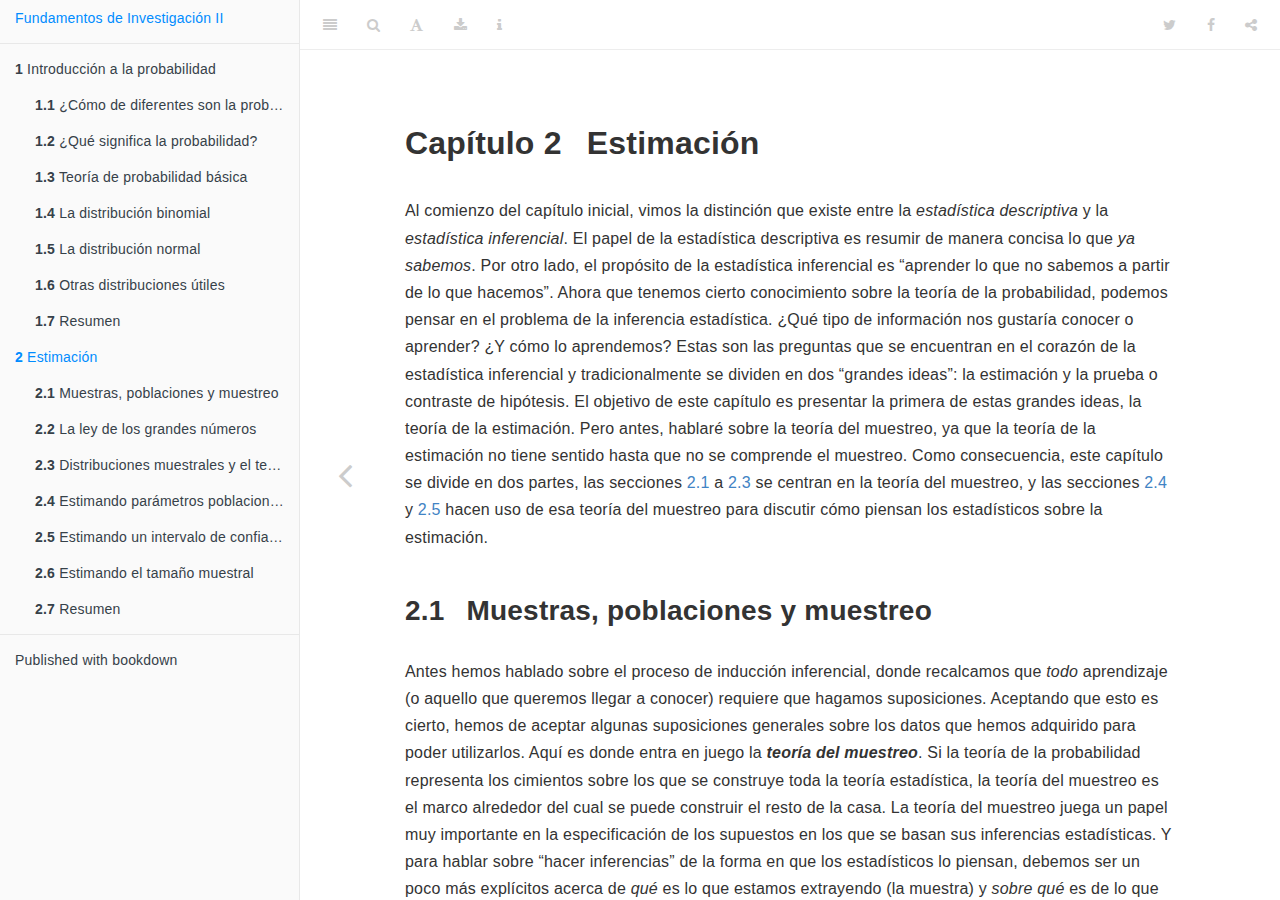
<file: docs/estimation.html>
<!DOCTYPE html>
<html xmlns="http://www.w3.org/1999/xhtml" lang="es" xml:lang="es">
<head>

  <meta charset="utf-8" />
  <meta http-equiv="X-UA-Compatible" content="IE=edge" />
  <title>Capítulo 2 Estimación | Fundamentos de Investigación II</title>
  <meta name="description" content="Apuntes de la asignatura de Fundamentos de Investigación II" />
  <meta name="generator" content="bookdown 0.12 and GitBook 2.6.7" />

  <meta property="og:title" content="Capítulo 2 Estimación | Fundamentos de Investigación II" />
  <meta property="og:type" content="book" />
  
  <meta property="og:image" content="images/cover.png" />
  <meta property="og:description" content="Apuntes de la asignatura de Fundamentos de Investigación II" />
  <meta name="github-repo" content="negatoscope/FdI2" />

  <meta name="twitter:card" content="summary" />
  <meta name="twitter:title" content="Capítulo 2 Estimación | Fundamentos de Investigación II" />
  
  <meta name="twitter:description" content="Apuntes de la asignatura de Fundamentos de Investigación II" />
  <meta name="twitter:image" content="images/cover.png" />

<meta name="author" content="Luis Eudave" />


<meta name="date" content="2020-10-23" />

  <meta name="viewport" content="width=device-width, initial-scale=1" />
  <meta name="apple-mobile-web-app-capable" content="yes" />
  <meta name="apple-mobile-web-app-status-bar-style" content="black" />
  
  
<link rel="prev" href="probability.html">

<script src="libs/jquery-2.2.3/jquery.min.js"></script>
<link href="libs/gitbook-2.6.7/css/style.css" rel="stylesheet" />
<link href="libs/gitbook-2.6.7/css/plugin-table.css" rel="stylesheet" />
<link href="libs/gitbook-2.6.7/css/plugin-bookdown.css" rel="stylesheet" />
<link href="libs/gitbook-2.6.7/css/plugin-highlight.css" rel="stylesheet" />
<link href="libs/gitbook-2.6.7/css/plugin-search.css" rel="stylesheet" />
<link href="libs/gitbook-2.6.7/css/plugin-fontsettings.css" rel="stylesheet" />










<link rel="stylesheet" href="style.css" type="text/css" />
</head>

<body>



  <div class="book without-animation with-summary font-size-2 font-family-1" data-basepath=".">

    <div class="book-summary">
      <nav role="navigation">

<ul class="summary">
<li><a href="./">Fundamentos de Investigación II</a></li>

<li class="divider"></li>
<li class="chapter" data-level="1" data-path="probability.html"><a href="probability.html"><i class="fa fa-check"></i><b>1</b> Introducción a la probabilidad</a><ul>
<li class="chapter" data-level="1.1" data-path="probability.html"><a href="probability.html#probstats"><i class="fa fa-check"></i><b>1.1</b> ¿Cómo de diferentes son la probabilidad y la estadística?</a></li>
<li class="chapter" data-level="1.2" data-path="probability.html"><a href="probability.html#probmeaning"><i class="fa fa-check"></i><b>1.2</b> ¿Qué significa la probabilidad?</a><ul>
<li class="chapter" data-level="1.2.1" data-path="probability.html"><a href="probability.html#la-vision-frecuentista"><i class="fa fa-check"></i><b>1.2.1</b> La visión frecuentista</a></li>
<li class="chapter" data-level="1.2.2" data-path="probability.html"><a href="probability.html#la-vision-bayesiana"><i class="fa fa-check"></i><b>1.2.2</b> La visión bayesiana</a></li>
<li class="chapter" data-level="1.2.3" data-path="probability.html"><a href="probability.html#cual-es-la-diferencia-y-quien-tiene-razon"><i class="fa fa-check"></i><b>1.2.3</b> ¿Cuál es la diferencia? ¿Y quién tiene razón?</a></li>
</ul></li>
<li class="chapter" data-level="1.3" data-path="probability.html"><a href="probability.html#basicprobability"><i class="fa fa-check"></i><b>1.3</b> Teoría de probabilidad básica</a><ul>
<li class="chapter" data-level="1.3.1" data-path="probability.html"><a href="probability.html#introduccion-a-las-distribuciones-de-probabilidad"><i class="fa fa-check"></i><b>1.3.1</b> Introducción a las distribuciones de probabilidad</a></li>
</ul></li>
<li class="chapter" data-level="1.4" data-path="probability.html"><a href="probability.html#binomial"><i class="fa fa-check"></i><b>1.4</b> La distribución binomial</a><ul>
<li class="chapter" data-level="1.4.1" data-path="probability.html"><a href="probability.html#introduccion-al-binomio"><i class="fa fa-check"></i><b>1.4.1</b> Introducción al binomio</a></li>
</ul></li>
<li class="chapter" data-level="1.5" data-path="probability.html"><a href="probability.html#normal"><i class="fa fa-check"></i><b>1.5</b> La distribución normal</a><ul>
<li class="chapter" data-level="1.5.1" data-path="probability.html"><a href="probability.html#density"><i class="fa fa-check"></i><b>1.5.1</b> Densidad de probabilidad</a></li>
</ul></li>
<li class="chapter" data-level="1.6" data-path="probability.html"><a href="probability.html#otherdists"><i class="fa fa-check"></i><b>1.6</b> Otras distribuciones útiles</a></li>
<li class="chapter" data-level="1.7" data-path="probability.html"><a href="probability.html#resumen"><i class="fa fa-check"></i><b>1.7</b> Resumen</a></li>
</ul></li>
<li class="chapter" data-level="2" data-path="estimation.html"><a href="estimation.html"><i class="fa fa-check"></i><b>2</b> Estimación</a><ul>
<li class="chapter" data-level="2.1" data-path="estimation.html"><a href="estimation.html#srs"><i class="fa fa-check"></i><b>2.1</b> Muestras, poblaciones y muestreo</a><ul>
<li class="chapter" data-level="2.1.1" data-path="estimation.html"><a href="estimation.html#pop"><i class="fa fa-check"></i><b>2.1.1</b> Definición de una población</a></li>
<li class="chapter" data-level="2.1.2" data-path="estimation.html"><a href="estimation.html#muestras-aleatorias-simples"><i class="fa fa-check"></i><b>2.1.2</b> Muestras aleatorias simples</a></li>
<li class="chapter" data-level="2.1.3" data-path="estimation.html"><a href="estimation.html#la-mayoria-de-las-muestras-no-son-muestras-aleatorias-simples"><i class="fa fa-check"></i><b>2.1.3</b> La mayoría de las muestras no son muestras aleatorias simples</a></li>
<li class="chapter" data-level="2.1.4" data-path="estimation.html"><a href="estimation.html#cuanto-importa-si-no-se-tiene-una-muestra-aleatoria-simple"><i class="fa fa-check"></i><b>2.1.4</b> ¿Cuánto importa si no se tiene una muestra aleatoria simple?</a></li>
<li class="chapter" data-level="2.1.5" data-path="estimation.html"><a href="estimation.html#parametros-poblacionales-y-estadisticos-muestrales"><i class="fa fa-check"></i><b>2.1.5</b> Parámetros poblacionales y estadísticos muestrales</a></li>
</ul></li>
<li class="chapter" data-level="2.2" data-path="estimation.html"><a href="estimation.html#lawlargenumbers"><i class="fa fa-check"></i><b>2.2</b> La ley de los grandes números</a></li>
<li class="chapter" data-level="2.3" data-path="estimation.html"><a href="estimation.html#samplesandclt"><i class="fa fa-check"></i><b>2.3</b> Distribuciones muestrales y el teorema del límite central</a><ul>
<li class="chapter" data-level="2.3.1" data-path="estimation.html"><a href="estimation.html#samplingdists"><i class="fa fa-check"></i><b>2.3.1</b> Distribución muestral de la media</a></li>
<li class="chapter" data-level="2.3.2" data-path="estimation.html"><a href="estimation.html#existen-distribuciones-muestrales-para-cualquier-estadistico-muestral"><i class="fa fa-check"></i><b>2.3.2</b> Existen distribuciones muestrales para cualquier estadístico muestral</a></li>
<li class="chapter" data-level="2.3.3" data-path="estimation.html"><a href="estimation.html#clt"><i class="fa fa-check"></i><b>2.3.3</b> El teorema del límite central</a></li>
</ul></li>
<li class="chapter" data-level="2.4" data-path="estimation.html"><a href="estimation.html#pointestimates"><i class="fa fa-check"></i><b>2.4</b> Estimando parámetros poblacionales</a><ul>
<li class="chapter" data-level="2.4.1" data-path="estimation.html"><a href="estimation.html#estimando-la-media-poblacional"><i class="fa fa-check"></i><b>2.4.1</b> Estimando la media poblacional</a></li>
<li class="chapter" data-level="2.4.2" data-path="estimation.html"><a href="estimation.html#estimando-la-desviacion-estandar-poblacional"><i class="fa fa-check"></i><b>2.4.2</b> Estimando la desviación estándar poblacional</a></li>
</ul></li>
<li class="chapter" data-level="2.5" data-path="estimation.html"><a href="estimation.html#ci"><i class="fa fa-check"></i><b>2.5</b> Estimando un intervalo de confianza</a><ul>
<li class="chapter" data-level="2.5.1" data-path="estimation.html"><a href="estimation.html#que-pasa-cuando-no-conocemos-los-parametros-poblacionales"><i class="fa fa-check"></i><b>2.5.1</b> ¿Qué pasa cuando no conocemos los parámetros poblacionales?</a></li>
<li class="chapter" data-level="2.5.2" data-path="estimation.html"><a href="estimation.html#interpretando-un-intervalo-de-confianza"><i class="fa fa-check"></i><b>2.5.2</b> Interpretando un intervalo de confianza</a></li>
</ul></li>
<li class="chapter" data-level="2.6" data-path="estimation.html"><a href="estimation.html#samplesize"><i class="fa fa-check"></i><b>2.6</b> Estimando el tamaño muestral</a></li>
<li class="chapter" data-level="2.7" data-path="estimation.html"><a href="estimation.html#resumen-1"><i class="fa fa-check"></i><b>2.7</b> Resumen</a></li>
</ul></li>
<li class="divider"></li>
<li><a href="https://github.com/rstudio/bookdown" target="blank">Published with bookdown</a></li>

</ul>

      </nav>
    </div>

    <div class="book-body">
      <div class="body-inner">
        <div class="book-header" role="navigation">
          <h1>
            <i class="fa fa-circle-o-notch fa-spin"></i><a href="./">Fundamentos de Investigación II</a>
          </h1>
        </div>

        <div class="page-wrapper" tabindex="-1" role="main">
          <div class="page-inner">

            <section class="normal" id="section-">
<div id="estimation" class="section level1">
<h1><span class="header-section-number">Capítulo 2</span> Estimación</h1>
<p>Al comienzo del capítulo inicial, vimos la distinción que existe entre la <em>estadística descriptiva</em> y la <em>estadística inferencial</em>. El papel de la estadística descriptiva es resumir de manera concisa lo que <em>ya sabemos</em>. Por otro lado, el propósito de la estadística inferencial es “aprender lo que no sabemos a partir de lo que hacemos”. Ahora que tenemos cierto conocimiento sobre la teoría de la probabilidad, podemos pensar en el problema de la inferencia estadística. ¿Qué tipo de información nos gustaría conocer o aprender? ¿Y cómo lo aprendemos? Estas son las preguntas que se encuentran en el corazón de la estadística inferencial y tradicionalmente se dividen en dos “grandes ideas”: la estimación y la prueba o contraste de hipótesis. El objetivo de este capítulo es presentar la primera de estas grandes ideas, la teoría de la estimación. Pero antes, hablaré sobre la teoría del muestreo, ya que la teoría de la estimación no tiene sentido hasta que no se comprende el muestreo. Como consecuencia, este capítulo se divide en dos partes, las secciones <a href="estimation.html#srs">2.1</a> a <a href="estimation.html#samplesandclt">2.3</a> se centran en la teoría del muestreo, y las secciones <a href="estimation.html#pointestimates">2.4</a> y <a href="estimation.html#ci">2.5</a> hacen uso de esa teoría del muestreo para discutir cómo piensan los estadísticos sobre la estimación.</p>
<div id="srs" class="section level2">
<h2><span class="header-section-number">2.1</span> Muestras, poblaciones y muestreo</h2>
<p>Antes hemos hablado sobre el proceso de inducción inferencial, donde recalcamos que <em>todo</em> aprendizaje (o aquello que queremos llegar a conocer) requiere que hagamos suposiciones. Aceptando que esto es cierto, hemos de aceptar algunas suposiciones generales sobre los datos que hemos adquirido para poder utilizarlos. Aquí es donde entra en juego la <strong><em>teoría del muestreo</em></strong>. Si la teoría de la probabilidad representa los cimientos sobre los que se construye toda la teoría estadística, la teoría del muestreo es el marco alrededor del cual se puede construir el resto de la casa. La teoría del muestreo juega un papel muy importante en la especificación de los supuestos en los que se basan sus inferencias estadísticas. Y para hablar sobre “hacer inferencias” de la forma en que los estadísticos lo piensan, debemos ser un poco más explícitos acerca de <em>qué</em> es lo que estamos extrayendo (la muestra) y <em>sobre qué</em> es de lo que estamos haciendo inferencias (la población).</p>
<p>En casi todas las situaciones de interés, lo que tenemos a nuestra disposición como investigadores es una <em>muestra</em> de datos. Podríamos, por ejemplo, haber realizado un experimento con un cierto número de participantes; una empresa de encuestas podría haber telefoneado a algunas personas para hacer preguntas sobre las intenciones de voto, etc. Independientemente de cual sea el caso, el conjunto de datos disponibles que tengamos es finito e incompleto. No podemos conseguir que todas las personas del mundo realicen nuestro experimento; una empresa de encuestas no tiene el tiempo ni el dinero para llamar a todos los votantes del país, etc. Para la estadística descriptiva esta muestra es lo único que importa. Con la estadística inferencial daremos un paso más allá.</p>
<div id="pop" class="section level3">
<h3><span class="header-section-number">2.1.1</span> Definición de una población</h3>
<p>Una muestra es una cosa muy concreta. Puedes abrir un archivo de Excel y ahí podrás encontrar los datos de una muestra. Una <strong><em>población</em></strong>, por otro lado, es una idea más abstracta. Se refiere al conjunto de todas las personas posibles, o todas las observaciones posibles, sobre las que desea sacar conclusiones y, en general, es <em>mucho</em> más grande que la muestra. En un mundo ideal, el investigador comenzaría el estudio con una idea clara de cuál es la población de interés, ya que el proceso de diseñar un estudio y probar una hipótesis sobre los datos que produce depende de la población sobre la que se quiere hacer afirmaciones. Sin embargo, en la práctica esto no sucede siempre: por lo general, el investigador tiene una idea bastante vaga de lo que es la población y diseña el estudio lo mejor que puede sobre esa base.</p>
<p>A veces es fácil indicar cuál es la población de interés. En el ejemplo de la “empresa de encuestas” que vimos en el capítulo anterior, la población consistía en todos los votantes inscritos en un momento del estudio: varios millones de personas. En cambio, la muestra fue un conjunto de 1,000 personas que pertenecen todas a esa población. Sin embargo, en la mayoría de los casos, definir esta muestra/población no es tan fácil. En estudios o experimentos con seres humanos, determinar la población de interés es un poco más complicado. Supongamos que realizo un experimento con 100 estudiantes de pregrado que representan mi muestra. Mi objetivo es, por ejemplo, intentar aprender algo sobre cómo una intervención educativa modifica la dinámica de una clase. Tomando en cuento a la muestra que tenemos, ¿cuál de las siguientes opciones contará como “la población”?:</p>
<ul>
<li>¿Todos los estudiantes de educación de la Universidad de Navarra?<br />
</li>
<li>¿Estudiantes de grado en educación en general, de cualquier parte del mundo?<br />
</li>
<li>¿Españoles vivos actualmente?<br />
</li>
<li>¿Españoles de edades similares a las de mi muestra?</li>
<li>¿Hispanoparlantes?</li>
<li>¿Cualquier persona viva actualmente?<br />
</li>
<li>¿Cualquier ser humano, pasado, presente o futuro?</li>
</ul>
<p>Cada una de estas opciones define un grupo real de personas, las cuales podrían ser todas de interés para mí como investigador en educación, y no es tan obvio cuál debería ser la verdadera población de interés.</p>
</div>
<div id="muestras-aleatorias-simples" class="section level3">
<h3><span class="header-section-number">2.1.2</span> Muestras aleatorias simples</h3>
<div class="figure"><span id="fig:srs1"></span>
<img src="img/estimation/srs1.png" alt="Muestreo aleatorio simple *sin* reemplazo de una población finita." width="463" />
<p class="caption">
Figure 2.1: Muestreo aleatorio simple <em>sin</em> reemplazo de una población finita.
</p>
</div>
<p>Independientemente de cómo definamos a una población, la clave es que la muestra es un subgrupo de esa población, y nuestro objetivo es utilizar nuestro conocimiento de la muestra para hacer inferencias sobre las propiedades de la población. La relación que exista entre los dos dependerá del <em>procedimiento</em> mediante el cual se seleccionó la muestra. Este procedimiento se conoce como <strong><em>método de muestreo</em></strong> y es importante comprender su importancia.</p>
<p>Pongamos un ejemplo sencillo. Imaginemos que tenemos una bolsa que contiene 10 fichas. Cada ficha tiene una letra única impresa, con la que la podemos distinguir de entre las otras 10 fichas. Las fichas vienen en dos colores, blanco y negro. Este conjunto de fichas es la población de interés y se muestra gráficamente a la izquierda de la Figura <a href="estimation.html#fig:srs1">2.1</a>. Como podrás ver en la imagen, tenemos 4 fichas negras y 6 fichas blancas, pero recuerda que en la vida real esto no lo sabríamos a menos que miráramos en la bolsa. Ahora imagina que realizas el siguiente “experimento”: agitas la bolsa, cierras los ojos y sacas 4 fichas sin devolver ninguna de ellas a la bolsa. Primero sale la ficha <span class="math inline">\(a\)</span> (negra), seguida de la ficha <span class="math inline">\(c\)</span> (blanca), luego la <span class="math inline">\(j\)</span> (blanca) y finalmente la ficha <span class="math inline">\(b\)</span> (negra). Una vez extraídas 4 fichas, podrás volver a poner todas las fichas en la bolsa y repetir el experimento, como se muestra en el lado derecho de la Figura <a href="estimation.html#fig:srs1">2.1</a>. Cada vez que repites el experimento obtienes resultados diferentes, pero el procedimiento es idéntico en cada caso. El hecho de que el mismo procedimiento pueda dar lugar a resultados diferentes cada vez, lo define como un proceso <em>aleatorio</em>. Y debido a que hemos agitado la bolsa antes de sacar las fichas, parece razonable pensar que todas las fichas tienen las mismas posibilidades de ser seleccionadas. Un procedimiento en el que todos los miembros de la población tienen las mismas posibilidades de ser seleccionados se denomina <strong><em>muestra aleatoria simple</em></strong>. El hecho de que se <em>no</em> se devuelvan las fichas a la bolsa después de salir, significa que no podremos observar la misma ficha dos veces, y en tales casos se dice que ha habido un muestreo <strong><em>sin reemplazo</em></strong>.</p>
<p>Para comprender la importancia del procedimiento de muestreo, consideremos ahora una forma alternativa en la que podría haberse realizado el experimento. Supongamos que mi sobrino de 3 años coge la bolsa y decide sacar las cuatro fichas negras (le gusta el color negro) sin devolverlas la bolsa. Este esquema de muestreo <em>sesgado</em> se muestra en la Figura <a href="estimation.html#fig:brs">2.2</a>. Ahora considera el valor que tiene obtener una muestra con 4 fichas negras y 0 fichas blancas siguiendo el procedimiento de mi sobrino. Vemos pues, como el valor dependerá mucho del método de muestreo. Si sabemos que el método de muestreo está sesgado para seleccionar únicamente fichas negras, entonces una muestra que consta únicamente de fichas negras no dice mucho sobre nuestra población de fichas. Por esta razón, los estadísticos prefieren que un conjunto de datos provenga de una muestra aleatoria simple, ya que facilita <em>mucho</em> el análisis de los datos.</p>
<div class="figure"><span id="fig:brs"></span>
<img src="img/estimation/brs.png" alt="Muestreo sesgado sin reemplazo de una población finita." width="461" />
<p class="caption">
Figure 2.2: Muestreo sesgado sin reemplazo de una población finita.
</p>
</div>
<div class="figure"><span id="fig:srs2"></span>
<img src="img/estimation/srs2.png" alt="Muestreo aleatorio simple *con* reemplazo de una población finita." width="466" />
<p class="caption">
Figure 2.3: Muestreo aleatorio simple <em>con</em> reemplazo de una población finita.
</p>
</div>
<p>Vale la pena mencionar un tercer procedimiento. Esta vez cerramos los ojos, agitamos la bolsa y sacamos una ficha. Sin embargo, esta vez registramos la observación y luego volvemos a poner la ficha dentro de la bolsa. Nuevamente, cerramos los ojos, agitamos la bolsa y sacamos otra ficha. Repetimos este procedimiento hasta que tengamos 4 fichas. Los conjuntos de datos que hemos generado de esta manera siguen siendo muestras aleatorias simples, pero debido a que volvemos a meter las fichas dentro de la bolsa inmediatamente después de haberlas sacado, se denomina como una muestra <strong><em>con reemplazo</em></strong>. La diferencia entre este caso y el primero es que es posible observar al mismo elemento de la población varias veces (en este caso la misma ficha), tal como se ilustra en la Figura <a href="estimation.html#fig:srs2">2.3</a>.</p>
<p>Por lo general, la mayoría de los experimentos que veamos en ciencias de la educación tienden a tomar muestras sin reemplazo, ya que la misma persona no puede participar en el experimento dos veces. Sin embargo, una gran parte de la teoría estadística se basa en el supuesto de que los datos surgen de una muestra aleatoria simple <em>con</em> reemplazo. En la vida real, esto rara vez importa. Si la población de interés es grande, la diferencia entre el muestreo con y sin reemplazo es demasiado pequeña como para preocuparnos. Sin embargo, la diferencia que existe entre muestras aleatorias simples y muestras sesgadas no es algo no es algo que podemos ignorar tan facilmente.</p>
</div>
<div id="la-mayoria-de-las-muestras-no-son-muestras-aleatorias-simples" class="section level3">
<h3><span class="header-section-number">2.1.3</span> La mayoría de las muestras no son muestras aleatorias simples</h3>
<p>Si miras la lista anterior de posibles poblaciones, te darás cuenta que es casi imposible obtener una muestra aleatoria simple de la mayoría de esas poblaciones de interés. Cuando hacemos experimentos con estudiantes universitarios, el obtener una verdadera muestra aleatoria de estos estudiantes los podemos considerar como un milagro menor, aunque al final se trate de una población muy específica a partir de la cual generalizar. Mencionaré brevemente algunos de los otros tipos de muestreo que existen y que solemos encontrar con frecuencia:</p>
<ul>
<li><p><em>Muestreo estratificado</em>. Supongamos que tu población está (o puede estar) dividida en varias subpoblaciones o <em>estratos</em> diferentes. Quizás sea porque estás realizando un estudio en varios paises diferentes, por ejemplo. En lugar de intentar tomar una muestra aleatoria de toda la población en su conjunto, recolectamos una muestra aleatoria de cada una de las subpoblaciones o estratos. El muestreo estratificado suele ser más fácil de llevar a cabo que el muestreo aleatorio simple, especialmente cuando la población ya está dividida en los distintos estratos. También puede ser más eficiente que el muestreo aleatorio simple, especialmente cuando algunas de las subpoblaciones son raras o poco frecuentes. Por ejemplo, en el estudio de la esquizofrenia, resulta más sencillo dividir la población en dos estratos (con-esquizofrenia y sin-esquizofrenia) y adquirir una muestra de cada grupo. Si seleccionaramos personas al azar, obtendríamos tan pocas personas con esquizofrenia en la muestra que el estudio resultaría inútil.</p></li>
<li><p><em>Muestreo de bola de nieve</em>. Es una técnica que es especialmente útil cuando se toman muestras de una población “oculta” o de difícil acceso, y es especialmente común en las ciencias sociales. Por ejemplo, supongamos que los investigadores quieren realizar una encuesta de opinión a personas VIH positivo. Es posible que el equipo de investigación solo tenga los datos de contacto de algunas personas VIH positivo, por lo que la encuesta comienza pidiéndoles a esas personas que participen (etapa 1). Al final de la encuesta, se pide a los participantes que proporcionen los datos de contacto de otras personas que podrían querer participar. En la etapa 2, se encuesta a estos nuevos contactos. El proceso continúa hasta que los investigadores obtengan datos suficientes. La gran ventaja del muestreo de bola de nieve es que es capaz de proporcionar datos en situaciones que de otro modo serían imposibles de obtener. Desde el punto de vista estadístico, la principal desventaja es que la muestra es altamente no aleatoria y no aleatoria en formas que son difíciles de abordar.</p></li>
<li><p><em>Muestreo de conveniencia</em>. En este tipo de muestreo las muestras se eligen de una forma conveniente para el investigador, sin que exista una selección al azar a partir de la población de interés. El muestreo de bola de nieve es un tipo de muestreo de conveniencia, pero hay muchos otros. Un ejemplo son los estudios que se basan en estudiantes de universitarios. Estas muestras generalmente no son aleatorias desde dos puntos de vista: en primer lugar, depender de una muestra de estudiantes universitarios significa automáticamente que estos datos están restringidos a una sola subpoblación. En segundo lugar, los estudiantes suelen elegir los estudios en los que participan, por lo que la muestra es un subconjunto de estudiantes autoseleccionado, no un subconjunto seleccionado al azar. En general, la mayoría de los estudios incluyen muestras de conveniencia de una forma u otra. A veces, puede suponer una limitación en la interpretación de los resultados, pero no siempre.</p></li>
</ul>
</div>
<div id="cuanto-importa-si-no-se-tiene-una-muestra-aleatoria-simple" class="section level3">
<h3><span class="header-section-number">2.1.4</span> ¿Cuánto importa si no se tiene una muestra aleatoria simple?</h3>
<p>Hemos visto que en muchos casos no es posible recolectar muestras aleatorias simples. ¿Eso qué impacto tiene? Un ejemplo de ese impacto lo podemos apreciar con la diferencia que existe entre las Figuras <a href="estimation.html#fig:srs1">2.1</a> y <a href="estimation.html#fig:brs">2.2</a>. Sin embargo, no es tan malo como parece. Algunos tipos de muestras sesgadas no representan ningún problema. Por ejemplo, cuando utilizamos el muestreo estratificado, realmente sabemos <em>cuál</em> es el sesgo ya que lo hemos creado deliberadamente, con la intención de <em>aumentar</em> la efectividad de su estudio, y existen técnicas estadísticas que podemos utilizar para ajustar estos sesgos que hemos introducido. En estos casos, por lo tanto, no tenemos un problema.</p>
<p>Sin embargo, es importante recordar que el muestreo aleatorio es un medio para un fin, no el fin en sí mismo. Supongamos que recolectamos una muestra de conveniencia y, como tal, podemos asumir que está sesgada. Un sesgo en el método de muestreo solo es un problema si nos hace sacar conclusiones equivocadas. Desde esta perspectiva, podemos afirmar que no necesitamos que la muestra sea aleatoria en <em>todos</em> los aspectos: necesitamos que sea aleatoria con respecto al fenómeno de interés que buscamos estudiar. Supongamos que estoy haciendo un estudio sobre la capacidad de atención sostenida en niños de 6 años. En el estudio 1, tengo la capacidad de tomar muestras al azar de todos los niños de 6 años del mundo actualmente vivos, con una pequeña excepción: sólo puedo incluir niños nacidos en lunes. En el estudio 2, puedo tomar una muestra al azar de la población española. Con estos estudios quiero generalizar mis resultados a la población de todos los niños de 6 años. ¿Qué estudio es mejor? La respuesta, obviamente, es el estudio 1. ¿Por qué? Porque no tenemos ninguna razón para pensar que “nacer en lunes” influye en la capacidad de atención sostenida. Por otro lado, puedo pensar en varias razones por las que “ser español” podría ser importante. España es un país rico e industrializado con un sistema educativo muy desarrollado. Las personas que crecieron con este sistema habrán tenido experiencias de vida mucho más similares a las experiencias de vida de las personas que diseñaron las pruebas de capacidad de atención sostenida. Esta experiencia compartida podría traducirse fácilmente en creencias similares sobre cómo se debe “realizar una prueba”, entre otras razones. Este tipo de características son importantes y podrían, por ejemplo, llevar a una imagen engañosa de lo que es la capacidad atención sostenida.</p>
<p>Existe un reflexión clave oculta en esta discusión. Al diseñar estudios, es importante pensar en la población de interés y en esforzarse por elegir un método de muestreo que sea apropiado para esa población. En la práctica, muchas veces nos veremos obligados a utilizar una “muestra de conveniencia” (por ejemplo, estudiantes de unos pocos centros), pero deberíamos, al menos, dedicar un tiempo a pensar en los riesgos e implicaciones de esta práctica.</p>
</div>
<div id="parametros-poblacionales-y-estadisticos-muestrales" class="section level3">
<h3><span class="header-section-number">2.1.5</span> Parámetros poblacionales y estadísticos muestrales</h3>
<p>Hasta ahora hemos estado hablando de poblaciones como lo haría un científico. Para un educador, una población puede ser un grupo de niños. Para un ecologista, una población puede ser un grupo de osos. En la mayoría de los casos, las poblaciones son cosas concretas que realmente existen en el mundo real. Los estadísticos, sin embargo, tienen un interés dual. Por un lado, <em>están</em> interesados en los datos del mundo real de la misma forma que los científicos. Por otro lado, también operan en el ámbito de la abstracción pura como lo hacen los matemáticos. En consecuencia, la teoría estadística puede ser un poco abstracta cuando define una población. Para ello, los estadísticos operacionalizan el concepto de “población” en términos de objetos matemáticos los cuales ya conocemos: se llaman distribuciones de probabilidad.</p>
<p>La idea es muy simple. Digamos que estamos hablando (otra vez) de puntajes de coeficiente intelectual (CI). Para un educador, la población de interés es un grupo de humanos reales que tienen puntajes de CI. Un estadístico “simplifica” esto al definir operativamente a la población como la distribución de probabilidad representada en la Figura <a href="estimation.html#fig:IQdista">2.4</a>. Las pruebas de CI están <em>diseñadas</em> de tal forma que la media sea 100, que la desviación estándar sea 15 y que la distribución de los puntajes sea normal. Estos valores se denominan <strong><em>parámetros poblacionales</em></strong> porque son característicos de toda la población. Es decir, decimos que la media de la población <span class="math inline">\(\mu\)</span> es 100, y la desviación estándar de la población <span class="math inline">\(\sigma\)</span> es 15.</p>
<div class="figure"><span id="fig:IQdista"></span>
<img src="FdI2_files/figure-html/IQdista-1.png" alt="Distribución poblacional de los puntajes de CI." width="672" />
<p class="caption">
Figure 2.4: Distribución poblacional de los puntajes de CI.
</p>
</div>
<div class="figure"><span id="fig:IQdistb"></span>
<img src="FdI2_files/figure-html/IQdistb-1.png" alt="Muestra con 100 observaciones provenientes de la distribución poblacional previa." width="672" />
<p class="caption">
Figure 2.5: Muestra con 100 observaciones provenientes de la distribución poblacional previa.
</p>
</div>
<pre><code>## [1] &quot;n= 10 mean= 105.532125293626 sd= 14.1255957708477&quot;</code></pre>
<p>Supongamos que hacemos un experimento. Seleccionamos 100 personas al azar para que elaboren nuestro test de CI, lo cual me dará una muestra aleatoria de la población. Mi muestra consistirá en una serie de números como estos:</p>
<pre><code>                          106 101 98 80 74 ... 107 72 100</code></pre>
<p>Estos puntajes forman parte de una muestra extraída de una población con distribución normal, media de 100 y desviación estándar de 15. Si trazamos un histograma de esta muestra, obtendremos algo como el que se muestra en la Figura <a href="estimation.html#fig:IQdistb">2.5</a>. Podemos ver que el histograma tiene una forma <em>aproximadamente</em> normal, pero aún queda como una aproximación burda de la verdadera distribución de la población que se muestra en la Figura <a href="estimation.html#fig:IQdista">2.4</a>. Si calculamos la media muestral, obtendremos un número que está bastante cerca de la media de la población 100, pero no es idéntico. En este caso, vemos que las personas de mi muestra tienen un CI medio de 98,5 y la desviación estándar de sus puntuaciones de CI es de 15,9. Estos <strong><em>estadísticos muestrales</em></strong> nos presentan una descripción de nuestro conjunto de datos y, aunque son bastante similares a los valores reales de población, no son iguales. En general, los estadísticos muestrales son lo que podemos calcular a partir de un conjunto de datos mientras que los parámetros poblacionales son las cosas sobre las que deseamos aprender. Más adelante, hablaremos sobre cómo podemos estimar los parámetros poblacionales utilizando sus estadísticos muestrales (Sección <a href="estimation.html#pointestimates">2.4</a>) así como qué tan seguros estamos de esos estimadores (Sección <a href="estimation.html#ci">2.5</a>) pero antes necesitamos conocer algunos conceptos adicionales sobre la teoría de muestreo.</p>
</div>
</div>
<div id="lawlargenumbers" class="section level2">
<h2><span class="header-section-number">2.2</span> La ley de los grandes números</h2>
<p>En la sección anterior vimos los resultados de un experimento ficticio con un tamaño de muestra de <span class="math inline">\(N=100\)</span>. Los resultados fueron algo alentadores: la media real de la población es 100,,mientras que la media muestral fue de 98.5, una aproximación razonable. En muchos estudios científicos, este nivel de precisión es perfectamente aceptable, pero existen situaciones en las que nos gustaría ser bastante más precisos. Si queremos que nuestros estadísticos muestrales se acerquen más a los parámetros poblacionales, ¿qué podemos hacer al respecto?</p>
<p>La respuesta lógica sería recolectar más datos. Supongamos que hacemos un experimento más grande, en el cual medimos el CI de 10,000 personas. Si entrás <a href="https://leudave.shinyapps.io/sampling/">aquí</a> podrás hacer una simulación. El histograma de esta simulación se muestra en la Figura <a href="estimation.html#fig:IQdistc">2.6</a>. Una inspección rápida nos revelará que una muestra de mayor tamaño representa una mejor aproximación a la distribución poblacional real, especialmente si la comparamos con la muestra más pequeña. Esto también se ve reflejado en los estadísticos muestrales: el CI medio de la muestra grande es de 99.9 y su desviación estándar es de 15.1. Estos valores son muy cercanos a los valores reales de la población.</p>
<div class="figure"><span id="fig:IQdistc"></span>
<img src="FdI2_files/figure-html/IQdistc-1.png" alt="Muestra con 10,000 observaciones provenientes de la distribución poblacional previa." width="672" />
<p class="caption">
Figure 2.6: Muestra con 10,000 observaciones provenientes de la distribución poblacional previa.
</p>
</div>
<p>Con esto, podemos observar algo que parece obvio: entre más datos tengamos, mejores resultados obtendremos. Esta intuición tan evidente que compartimos todos, los estadísticos la definen como la <strong><em>ley de los grandes números</em></strong>. La ley de los grandes números es una ley matemática que aplica a muchos estadísticos muestrales, pero la forma más sencilla de entenderla es a través de la ley aplicada a las medias. Cuando se aplica a la media muestral, la ley de los grande números nos dice que conforme aumenta el tamaño de muestra, el valor de la media muestral se acercará al valor de la media poblacional real. O, para ser más precisos, conforme el tamaño muestral se aproxima al infinito (escrito como <span class="math inline">\(N \rightarrow \infty\)</span>) la media nuestral se aproximará a la media poblacional (<span class="math inline">\(\bar{X} \rightarrow \mu\)</span>).<a href="#fn3" class="footnoteRef" id="fnref3"><sup>3</sup></a></p>
<p>Espero que quede patente la importancia de la ley de los grandes números como una herramienta elemental en la teoría estadística. Esta ley de los grandes números es nuestro argumento para justificar nuestra creencia de que recolectar cada vez más y más datos nos acercará a la verdad. Para cualquier conjunto de datos, los estadísticos muestrales que calculemos estarán equivocados, pero la ley de los grandes números nos dice que si seguimos recolectando datos esos estadísticos muestrales tenderán a a acerca más y más a los parámetros poblacionales reales.</p>
</div>
<div id="samplesandclt" class="section level2">
<h2><span class="header-section-number">2.3</span> Distribuciones muestrales y el teorema del límite central</h2>
<p>La ley de los grandes números es una herramienta muy poderosa, pero no será suficiente para responder a todas nuestras preguntas. Entre otras cosas, lo que nos da esta ley es una “garantía a largo plazo”. A largo plazo, si pudiéramos recolectar una cantidad infinita de datos, la ley de los grandes números nos garantiza que los estadísticos muestrales serán correctos.</p>
<p>Sin embargo, esta “garantía a largo plazo” es de poca utilidad en la vida real: no basta con decir que <em>con el tiempo</em> llegaremos a la respuesta correcta cuando calculemos la media muestral. Saber que un conjunto de datos infinitamente largo me dará el valor exacto de la media poblacional es inconciliable con el <em>hecho</em> de que mi conjunto de datos tiene un tamaño de muestra de <span class="math inline">\(N=100\)</span>. En la vida real, tenemos que saber algo más sobre el comportamiento de la media muestral de una muestra modesta como la nuestra.</p>
<div id="samplingdists" class="section level3">
<h3><span class="header-section-number">2.3.1</span> Distribución muestral de la media</h3>
<p>Abandonemos por un momento la idea de tener tamaños de muestra de 10,000 y pensemos en un experimento más modesto. Esta vez extraemos una muestra de <span class="math inline">\(N=5\)</span> personas y medimos su CI. Este es el resultado:</p>
<pre><code>90  82  94  99 110</code></pre>
<p>El CI medio de esta muestra es exactamente 95. Esta muestra nos revela un valor mucho menos preciso que en el experimento previo. Ahora imagina que decides <strong><em>replicar</em></strong> este mismo experimento. Es decir, quieres repetir el mismo procedimiento de tal forma que selecciones una nueva muestra aleatoria de 5 personas y obtener su CI una vez más. Estos son los CI de nuestra nueva muestra:</p>
<pre><code>78  88 111 111 117</code></pre>
<p>Al calcular la media de esta muestra vemos que es de 101. Si repetimos el experimento 10 veces más obtendremos los resultados que se muestran en la siguiente Tabla. Con ella podrás ver que la media muestral cambia con cada replicación del experimento.</p>
<table>
<thead>
<tr class="header">
<th align="left">.</th>
<th align="right">P1</th>
<th align="right">P2</th>
<th align="right">P3</th>
<th align="right">P4</th>
<th align="right">P5</th>
<th align="right">Media.Muestral</th>
</tr>
</thead>
<tbody>
<tr class="odd">
<td align="left">Rep 1</td>
<td align="right">90</td>
<td align="right">82</td>
<td align="right">94</td>
<td align="right">99</td>
<td align="right">110</td>
<td align="right">95.0</td>
</tr>
<tr class="even">
<td align="left">Rep 2</td>
<td align="right">78</td>
<td align="right">88</td>
<td align="right">111</td>
<td align="right">111</td>
<td align="right">117</td>
<td align="right">101.0</td>
</tr>
<tr class="odd">
<td align="left">Rep 3</td>
<td align="right">111</td>
<td align="right">122</td>
<td align="right">91</td>
<td align="right">98</td>
<td align="right">86</td>
<td align="right">101.6</td>
</tr>
<tr class="even">
<td align="left">Rep 4</td>
<td align="right">98</td>
<td align="right">96</td>
<td align="right">119</td>
<td align="right">99</td>
<td align="right">107</td>
<td align="right">103.8</td>
</tr>
<tr class="odd">
<td align="left">Rep 5</td>
<td align="right">105</td>
<td align="right">113</td>
<td align="right">103</td>
<td align="right">103</td>
<td align="right">98</td>
<td align="right">104.4</td>
</tr>
<tr class="even">
<td align="left">Rep 6</td>
<td align="right">81</td>
<td align="right">89</td>
<td align="right">93</td>
<td align="right">85</td>
<td align="right">114</td>
<td align="right">92.4</td>
</tr>
<tr class="odd">
<td align="left">Rep 7</td>
<td align="right">100</td>
<td align="right">93</td>
<td align="right">108</td>
<td align="right">98</td>
<td align="right">133</td>
<td align="right">106.4</td>
</tr>
<tr class="even">
<td align="left">Rep 8</td>
<td align="right">107</td>
<td align="right">100</td>
<td align="right">105</td>
<td align="right">117</td>
<td align="right">85</td>
<td align="right">102.8</td>
</tr>
<tr class="odd">
<td align="left">Rep 9</td>
<td align="right">86</td>
<td align="right">119</td>
<td align="right">108</td>
<td align="right">73</td>
<td align="right">116</td>
<td align="right">100.4</td>
</tr>
<tr class="even">
<td align="left">Rep 10</td>
<td align="right">95</td>
<td align="right">126</td>
<td align="right">112</td>
<td align="right">120</td>
<td align="right">76</td>
<td align="right">105.8</td>
</tr>
</tbody>
</table>
<p>Supongamos ahora que decidimos continuar con este procedimiento, replicando el experimento de “5 puntuaciones de CI” una y otra vez. Y cada vez, obtendremos una media muestral diferente, que en el caso de los 10 experimentos que ya hemos hecho corresponderían con los siguientes valores:</p>
<pre><code>                      95.0 101.0 101.6 103.8 104.4 ...</code></pre>
<p>¿Qué pasaría si continuamos y recolectamos 10,000 medias muestrales y trazamos un histograma con ellas? Obtendríamos un resultado como el que vemos en la Figura <a href="estimation.html#fig:sampdistmean">2.7</a>. En esta imagen podemos apreciar que la media muestral de “5 puntuaciones de CI” se encuentra, por lo general, entre 90 y 110. Pero lo más interesante de esta Figura es que demuestra el hecho de que si repetimos el experimento una y otra vez, ¡lo que obtenemos es una <em>distribución</em> de las medias muestrales! Esta distribución recibe un nombre especial en estadística: se le llama <strong><em>distribución muestral de la media</em></strong>.</p>
<p>Las distribuciones muestrales son una idea teórica importante en la estadística, y además, son cruciales si queremos entender cómo se comportan las muestras pequeñas. Por ejemplo, cuando realizamos el primer experimento con 5 puntuaciones de CI, la media muestral fue de 95. Sin embargo, lo que la distribución muestral nos dice en la Figura <a href="estimation.html#fig:sampdistmean">2.7</a>, es que este experimento con 5 puntuaciones no es muy preciso. Si repetimos el experimento muchas veces, la distribución muestral nos dice que podemos esperar que la media muestral esté entre 80 y 120.</p>
<div class="figure"><span id="fig:sampdistmean"></span>
<img src="FdI2_files/figure-html/sampdistmean-1.png" alt="La distribución muestral de la media en el experimento con 5 puntuaciones de CI. Si obtenemos una muestra aleatoria de 5 personas y calculamos la *media* de sus puntajes, obtendremos casi con seguridad un valor entre 80 y 120, aunque existen individuos que tienen un CI mayor de 120 o menor de 80. La línea negra dibuja la distribución poblacional de los puntajes de CI para comparar." width="672" />
<p class="caption">
Figure 2.7: La distribución muestral de la media en el experimento con 5 puntuaciones de CI. Si obtenemos una muestra aleatoria de 5 personas y calculamos la <em>media</em> de sus puntajes, obtendremos casi con seguridad un valor entre 80 y 120, aunque existen individuos que tienen un CI mayor de 120 o menor de 80. La línea negra dibuja la distribución poblacional de los puntajes de CI para comparar.
</p>
</div>
</div>
<div id="existen-distribuciones-muestrales-para-cualquier-estadistico-muestral" class="section level3">
<h3><span class="header-section-number">2.3.2</span> Existen distribuciones muestrales para cualquier estadístico muestral</h3>
<p>Una cosa que debemos tener en cuenta cuando pensemos sobre las distribuciones muestrales es que es posible estimarlos a partir de <em>cualquier</em> estadístico muestral. Por ejemplo, supongamos que en cada una de las veces que replicamos el “experimento con 5 puntajes de CI” también tomamos nota del valor de CI máximo en cada experimento. Esto daría como resultado una serie de número que empezaría de esta forma:</p>
<pre><code>                      110 117 122 119 113 ... </code></pre>
<p>Si hacemos esto una y otra vez obtendremos una distribución muestral muy diferente, concretamente la <em>distribución muestral del valor máximo</em>. La distribución muestral del valor máximo de 5 puntajes de CI se muestra en la Figura <a href="estimation.html#fig:sampdistmax">2.8</a>. No es de sorprender, que si escogemos a 5 personas al azar y seleccionamos a la persona con el puntaje más alto, este tenga un CI superior a la media. Y de hecho, la mayoría de las veces nos encontraremos con puntajes de CI en el rango entre 100 y 140.</p>
<div class="figure"><span id="fig:sampdistmax"></span>
<img src="img/estimation/sampdistmax.png" alt="Distribución muestral del valor máximo de CI" width="471" />
<p class="caption">
Figure 2.8: Distribución muestral del valor máximo de CI
</p>
</div>
</div>
<div id="clt" class="section level3">
<h3><span class="header-section-number">2.3.3</span> El teorema del límite central</h3>
<p>A continuación verás una serie de ilustraciones en las que podremos observar como influye el tamaño de la muestra en las distribuciones muestrales. Estas distribuciones muestrales se han generado a partir 10,000 muestras de datos sobre el CI, donde se ha calculado la media muestral de cada una de esas muestras. Los histogramas muestran la distribución de esas medias muestrales (en otras palabras, son distribuciones muestrales de la media). Cada valor individual de CI fue extraído de una distribución normal con media de 100 y desviación estándar de 15, que se muestra como una línea sólida de color negro.</p>
<div class="figure"><span id="fig:IQsampa"></span>
<img src="FdI2_files/figure-html/IQsampa-1.png" alt="Esta distribución muestral parte de una sola observación (tamaño muestral de 1), de forma que la media muestral es el puntaje de CI de una persona. Como consecuencia, la distribución muestral de la media es idéntica a la distribución poblacional de los valores de CI." width="672" />
<p class="caption">
Figure 2.9: Esta distribución muestral parte de una sola observación (tamaño muestral de 1), de forma que la media muestral es el puntaje de CI de una persona. Como consecuencia, la distribución muestral de la media es idéntica a la distribución poblacional de los valores de CI.
</p>
</div>
<div class="figure"><span id="fig:IQsampb"></span>
<img src="FdI2_files/figure-html/IQsampb-1.png" alt="Cuando aumentamos el tamaño de la muestra a 2, la media de cualquier muestra tiende a acercarse más a la media poblacional que a un puntaje individual de CI, por lo que el histograma (distribución muestral) es un poco más estrecho que el de la distribución de la población." width="672" />
<p class="caption">
Figure 2.10: Cuando aumentamos el tamaño de la muestra a 2, la media de cualquier muestra tiende a acercarse más a la media poblacional que a un puntaje individual de CI, por lo que el histograma (distribución muestral) es un poco más estrecho que el de la distribución de la población.
</p>
</div>
<div class="figure"><span id="fig:IQsampc"></span>
<img src="FdI2_files/figure-html/IQsampc-1.png" alt="Cuando el tamaño de la muestra es de 10 podemos ver que la distribución muestral de la media tiende a organizarse alrededor de la media (real) de la población." width="672" />
<p class="caption">
Figure 2.11: Cuando el tamaño de la muestra es de 10 podemos ver que la distribución muestral de la media tiende a organizarse alrededor de la media (real) de la población.
</p>
</div>
<p>Espero que con esta demostración, tengas un mejor idea de lo que son las distribuciones muestrales, y en particular lo que es la distribución muestral de la media. En esta sección hablaremos de cómo la distribución muestral de la media cambia en función del tamaño muestral. Intuitivamente tú ya conoces la respuesta: si tenemos sólo unas cuantas observaciones, es probable que la media muestral no sea muy precisa. Si replicas este experimento con una muestra pequeña y vuelves a calcular la media obtendrás, casi con seguridad, una respuesta muy diferente. En otras palabras, su distribución muestral es muy ancha. Por otro lado, si replicas un experimento con un tamaño muestral grande y calculas la media muestral varias veces, es muy probable que obtengas la misma respuesta, o al menos muy aproximada, por lo que la distribución muestral será muy estrecha. Esto lo puedes apreciar visualmente con las Figuras <a href="estimation.html#fig:IQsampa">2.9</a>, <a href="estimation.html#fig:IQsampb">2.10</a> y <a href="estimation.html#fig:IQsampc">2.11</a>: entre más grande sea la muestra, más estrecha será la distribución muestral. Podemos cuantificar este efecto si calculamos la desviación estándar de la distribución muestral, mejor conocida como el <strong><em>error estándar</em></strong>. El error estándar de la media se denota como <span class="math inline">\(\sigma\)</span> con el subíndice <span class="math inline">\(\bar{X}\)</span> (o SEM en inglés). Y como puedes ver y confirmar con las figuras, conforme aumenta el tamaño muestral <span class="math inline">\(N\)</span>, el error estándar disminuye.</p>
<p>De momento hemos visto cómo se comportan las distribuciones muestrales de los puntajes de CI, que es un parámetro que tiene una distribución poblacional normal. Pero, ¿qué pasa con aquellos datos que no guardan una distribución normal? Esta es la clave: sin importar la forma de la distribución de la población, si aumentamos <span class="math inline">\(N\)</span>, su distribución muestral siempre será como la que hemos visto con la distribución normal. Por ejemplo, en la Figura <a href="#fig:cltdemo"><strong>??</strong></a> verás que una distribución poblacional que tiene forma de rampa (los valores más altos son los más frecuentes). Si comparas esta forma con la de la distribución normal (la línea sólida negra), podrás confirmar que no se parecen en nada. Si repetimos el mismo procedimiento que hemos hecho anteriormente, y extraemos un número elevado de muestras (10,000) con un tamaño muestral de <span class="math inline">\(N=2\)</span> y calculamos sus medias muestrales, obtendremos la distribución muestral de la media que puedes ver en la Figura <a href="#fig:cltdemob"><strong>??</strong></a>. Esta distribución cambia de forma de manera importante, y aunque no es normal, se aproxima bastante, sobre todo si la comparamos con la distribución poblacional original (Figura <a href="#fig:cltdemoa"><strong>??</strong></a>). Si aumentamos el tamaño muestral a <span class="math inline">\(N=4\)</span>, la distribución muestral de la media se acerca más a una distribución normal (Figura <a href="#fig:cltdemoc"><strong>??</strong></a>, y con un tamaño muestral de <span class="math inline">\(N=8\)</span> esta ya es perfectamente normal. En otras palabras, siempre y cuando el tamaño de tu muestra no sea diminuto, la distribución muestral de la media será normal, ¡sin importar la forma de la distribución poblacional!</p>
<div class="figure"><span id="fig:cltdemo1"></span>
<img src="FdI2_files/figure-html/cltdemo-1.png" alt="Una demostración del teorema del límite central. En el primer panel, tenemos a una población con una distribución no-normal; en los tres paneles siguientes se muestran distribuciones muestrales de la media para muestra de tamaño muestral de 2, 4 y 8, extraídos de la distribución poblacional del primer panel. Como podrás ver, aunque la distribución poblacional original es no-normal, la distribución muestral de la media se acerca mucho a una distribución normal incluso cuando la muestra tiene 4 observaciones." width="672" />
<p class="caption">
Figure 2.12: Una demostración del teorema del límite central. En el primer panel, tenemos a una población con una distribución no-normal; en los tres paneles siguientes se muestran distribuciones muestrales de la media para muestra de tamaño muestral de 2, 4 y 8, extraídos de la distribución poblacional del primer panel. Como podrás ver, aunque la distribución poblacional original es no-normal, la distribución muestral de la media se acerca mucho a una distribución normal incluso cuando la muestra tiene 4 observaciones.
</p>
</div>
<div class="figure"><span id="fig:cltdemo2"></span>
<img src="FdI2_files/figure-html/cltdemo-2.png" alt="Una demostración del teorema del límite central. En el primer panel, tenemos a una población con una distribución no-normal; en los tres paneles siguientes se muestran distribuciones muestrales de la media para muestra de tamaño muestral de 2, 4 y 8, extraídos de la distribución poblacional del primer panel. Como podrás ver, aunque la distribución poblacional original es no-normal, la distribución muestral de la media se acerca mucho a una distribución normal incluso cuando la muestra tiene 4 observaciones." width="672" />
<p class="caption">
Figure 2.13: Una demostración del teorema del límite central. En el primer panel, tenemos a una población con una distribución no-normal; en los tres paneles siguientes se muestran distribuciones muestrales de la media para muestra de tamaño muestral de 2, 4 y 8, extraídos de la distribución poblacional del primer panel. Como podrás ver, aunque la distribución poblacional original es no-normal, la distribución muestral de la media se acerca mucho a una distribución normal incluso cuando la muestra tiene 4 observaciones.
</p>
</div>
<div class="figure"><span id="fig:cltdemo3"></span>
<img src="FdI2_files/figure-html/cltdemo-3.png" alt="Una demostración del teorema del límite central. En el primer panel, tenemos a una población con una distribución no-normal; en los tres paneles siguientes se muestran distribuciones muestrales de la media para muestra de tamaño muestral de 2, 4 y 8, extraídos de la distribución poblacional del primer panel. Como podrás ver, aunque la distribución poblacional original es no-normal, la distribución muestral de la media se acerca mucho a una distribución normal incluso cuando la muestra tiene 4 observaciones." width="672" />
<p class="caption">
Figure 2.14: Una demostración del teorema del límite central. En el primer panel, tenemos a una población con una distribución no-normal; en los tres paneles siguientes se muestran distribuciones muestrales de la media para muestra de tamaño muestral de 2, 4 y 8, extraídos de la distribución poblacional del primer panel. Como podrás ver, aunque la distribución poblacional original es no-normal, la distribución muestral de la media se acerca mucho a una distribución normal incluso cuando la muestra tiene 4 observaciones.
</p>
</div>
<div class="figure"><span id="fig:cltdemo4"></span>
<img src="FdI2_files/figure-html/cltdemo-4.png" alt="Una demostración del teorema del límite central. En el primer panel, tenemos a una población con una distribución no-normal; en los tres paneles siguientes se muestran distribuciones muestrales de la media para muestra de tamaño muestral de 2, 4 y 8, extraídos de la distribución poblacional del primer panel. Como podrás ver, aunque la distribución poblacional original es no-normal, la distribución muestral de la media se acerca mucho a una distribución normal incluso cuando la muestra tiene 4 observaciones." width="672" />
<p class="caption">
Figure 2.15: Una demostración del teorema del límite central. En el primer panel, tenemos a una población con una distribución no-normal; en los tres paneles siguientes se muestran distribuciones muestrales de la media para muestra de tamaño muestral de 2, 4 y 8, extraídos de la distribución poblacional del primer panel. Como podrás ver, aunque la distribución poblacional original es no-normal, la distribución muestral de la media se acerca mucho a una distribución normal incluso cuando la muestra tiene 4 observaciones.
</p>
</div>
<p>Con base en estas figuras, parece que tenemos evidencia suficiente para sustentar las siguientes afirmaciones sobre las distribuciones muestrales de la media:</p>
<ul>
<li>La media de una distribución muestral es igual a la media poblacional</li>
<li>La desviación estándar de una distribución muestral (el error estándar) disminuye conforme aumenta el tamaño muestral</li>
<li>La forma de una distribución muestral adquiere una forma normal o de campana conforme aumenta el tamaño muestral</li>
</ul>
<p>Estas tres afirmaciones que hemos deducido, pueden ser comprobadas a través de un teorema muy famoso en estadística, conocido como el <strong><em>teorema del límite central</em></strong>. Entre otras cosas, el teorema del límite central nos dice que si una distribución poblacional tiene una media <span class="math inline">\(\mu\)</span> y una desviación estándar <span class="math inline">\(\sigma\)</span>, entonces la distribución muestral de la media también tendra una media <span class="math inline">\(\mu\)</span> y un error estándar de la media:</p>
<p><span class="math display">\[
\mbox{SEM} = \frac{\sigma}{ \sqrt{N} }
\]</span> Ya que en esta fórmula se divide la desviación estándar de la población <span class="math inline">\(\sigma\)</span> por la raíz cuadrada del tamaño muestral <span class="math inline">\(N\)</span>, el error estándar disminuye conforme aumenta el tamaño muestral. También nos dice que la forma de la distribución muestral se vuelve normal.<a href="#fn4" class="footnoteRef" id="fnref4"><sup>4</sup></a></p>
<p>Este resultado es útil por muchas razones. Nos dice porqué los experimentos con un tamaño muestral más grande son más confiables que aquellos con muestras pequeñas, además de darnos una fórmula para el error estándar que nos permite cuantificar <em>qué tanto</em> más confiable es ese experimento. Nos dice que porque la distribución normal, es… <em>normal</em>. Cuando hacemos un experimento, muchas de las cosas que medimos son en realidad un promedio de muchas otras medidas (por ejemplo, la inteligencia “general” que mide el CI es un promedio de un gran número de habilidades “específicas”), y cuando eso pasa, la cantidad promediada debe seguir una distribución normal. Es por esta ley matemática que la distribución normal aparace con tanta frecuencia en los datos que recogemos del mundo real.</p>
</div>
</div>
<div id="pointestimates" class="section level2">
<h2><span class="header-section-number">2.4</span> Estimando parámetros poblacionales</h2>
<p>En todos los ejemplos anteriores sobre el CI, hemos asumido que conocíamos los parámetros poblacionales. Los tests que miden el CI están <em>diseñados</em> para tener una media de 100 y una desviación estándar de 15: cuando se estudia el CI en una población, se obtienen datos de una muestra muy grande y después se “ajustan” los resultados de forma que la media sea de 100. Esto nos sirve para recordar que una media es representativa únicamente de su población. En ocasiones podremos encontrar “normas” que permiten aplicar esos parámetros en otras poblaciones diferentes (por ejemplo, grupos de edad diferente, nacionalidades, etc.).</p>
<p>Supongamos que ahora queremos explorar el efecto que tiene la contaminación ambiental en el rendimiento académico a través del CI. Para ello obtendremos y compararemos los puntajes de CI de estudiantes de una ciudad con altos índices de contaminación -Albacete- y otra con baja contaminación ambiental -Vitoria- (evidentemente, existen muchos otros factores que pueden influir en el puntaje final de CI). Independientemente de la ciudad que escojamos, no podemos <em>asumir</em> que la media de su población es de 100. No se ha creado una “norma” que se aplique al nivel de contaminación ambiental de las ciudades y su relación con el CI. Por ello, tendremos que <strong><em>estimar</em></strong> los parámetros de la población a partir de una muestra.</p>
<div id="estimando-la-media-poblacional" class="section level3">
<h3><span class="header-section-number">2.4.1</span> Estimando la media poblacional</h3>
<p>Supongamos que vamos a Albacete y conseguimos los puntajes de CI de una muestra de 100 amables albaceteños. Obtenemos que el puntaje medio de esas personas es de <span class="math inline">\(\bar{X}=98.5\)</span>. Entonces, ¿cuál la media real del CI para la población entera de Albacete? Evidentemente, no conocemos la respuesta a esa pregunta. Podría ser <span class="math inline">\(97.2\)</span>, pero también <span class="math inline">\(103.5\)</span>. Nuestra muestra no es lo suficientemente grande como para darnos una respuesta definitiva. Sin embargo, si tuviera que apostar, diría que es <span class="math inline">\(98.5\)</span>. Esta es la esencia de la estimación estadística: dar tu mejor predicción.</p>
<p>En este ejemplo, estimar este parámetro de la población es muy sencillo. Calculamos la media muestral, y utilizo este mismo resultado como el <strong><em>estimador de la media poblacional</em></strong>. En la siguiente sección explicaré la justificación estadística para esta respuesta que parece intuitiva. Por lo pronto, lo que debes reconocer es que, conceptualmente, la media muestral y el estimador de la media poblacional son cosas diferentes. Un estadístico muestral es una descripción de los datos, mientras que un estimador es una predicción sobre la población. Con esto en mente, los estadísticos utilizan una notación diferente para referirse a cada una de ellas. Así, mientras que la media poblacional se denota como <span class="math inline">\(\mu\)</span>, el estimador de la media poblacional utiliza <span class="math inline">\(\hat\mu\)</span> (recuerda que para referirnos a la media muestral usamos <span class="math inline">\(\bar{X}\)</span>). Sin embargo, en muestras simples aleatorias, el estimador de la media poblacional es idéntico a la media muestral: si obtenemos una media muestral de <span class="math inline">\(\bar{X} = 98.5\)</span>, entonces mi estimador de la media poblacional será también de <span class="math inline">\(\hat\mu = 98.5\)</span>. Esta tabla nos ayudará a guardar el registro:</p>
<table>
<thead>
<tr class="header">
<th align="left">Simbolo</th>
<th align="left">Valor</th>
<th align="left">Lo.conocemos</th>
</tr>
</thead>
<tbody>
<tr class="odd">
<td align="left"><span class="math inline">\(\bar{X}\)</span></td>
<td align="left">Media muestral</td>
<td align="left">Sí, lo calculamos a partir de datos</td>
</tr>
<tr class="even">
<td align="left"><span class="math inline">\(\mu\)</span></td>
<td align="left">Media poblacional</td>
<td align="left">Casi nunca</td>
</tr>
<tr class="odd">
<td align="left"><span class="math inline">\(\hat{\mu}\)</span></td>
<td align="left">Estimador de la media poblacional</td>
<td align="left">Sí, idéntico a la media muestral</td>
</tr>
</tbody>
</table>
</div>
<div id="estimando-la-desviacion-estandar-poblacional" class="section level3">
<h3><span class="header-section-number">2.4.2</span> Estimando la desviación estándar poblacional</h3>
<p>De momento, la estimación parece algo sencillo, por lo que te preguntarás porqué te hecho leer todo eso sobre la teoría de muestreo. En el caso de la media, nuestro estimador de la media poblacional <span class="math inline">\(\hat\mu\)</span> resulta ser idéntico a la media muestral <span class="math inline">\(\bar{X}\)</span>. Sin embargo, esto no aplica para todos los estadísticos muestrales. Como ejemplo, veamos como se construye el <strong><em>estimador de la desviación estándar poblacional</em></strong>, cuya notación es <span class="math inline">\(\hat\sigma\)</span>. Si seguimos el mismo razonamiento que con el estimador de la media poblacional <span class="math inline">\(\hat\mu\)</span>, cogeríamos a la desviación estándar muestral como nuestro estimador. Esto nos dará una respuesta aproximadamente correcta, pero no del todo.</p>
<p>Veamos porqué. Supongamos que tenemos una muestra de puntajes de CI que contiene una única observación. Este único puntaje es de 99, por lo que tendremos la siguiente muestra:</p>
<pre><code>99</code></pre>
<p>Esta es una muestra perfectamente legítima, aunque tenga un tamaño de muestra de <span class="math inline">\(N=1\)</span>. Esta muestra tiene una media de 99, y al no haber ninguna otra observación en esta muestra, no existe dispersión de datos y por lo tanto tenemos una desviación estándar muestral de 0. Como descripción de una <em>muestra</em> esto es válido: la muestra contiene una sola observación y por lo tanto no hay variabilidad o dispersión dentro de la muestra. En este caso, decir que tenemos una desviación estándar muestral de <span class="math inline">\(s = 0\)</span> es correcto. Pero si utilizamos este valor como estimador de la desviación estándar <em>poblacional</em> parece no tener sentido. No vemos variabilidad en esta <em>muestra</em> simplemente porque ¡la muestra es tan pequeña que no puede mostrar variabilidad! Por lo tanto, si tenemos un tamaño muestral de <span class="math inline">\(N=1\)</span>, “no tenemos ni idea” del estimador de la desviación estándar poblacional.</p>
<p>Observa como en este caso <em>no</em> has tenido la misma intuición que con la media muestral y su estimador. Aunque tengamos una media de 99 a partir de una única observación, es un valor <em>plausible</em>, y nos permite al menos, hacer una predicción.</p>
<p>Vamos a dar un paso más en este ejemplo. Supongamos que ahora recolecto una segunda observación. Mi muestra tiene ahora <span class="math inline">\(N=2\)</span> puntajes de CI, que son los siguientes:</p>
<pre><code>99, 101</code></pre>
<p>Esta vez, la muestra es lo <em>suficientemente</em> grande para que podamos observar algo de variabilidad en ella: dos observaciones es el número mínimo necesario para observar cualquier variabilidad. Para esta nueva muestra, la media muestral es de <span class="math inline">\(\bar{X}=100\)</span>, y su desviación estándar es de <span class="math inline">\(s=1\)</span>. ¿Qué intuiciones o suposiciones podemos hacer de la población? Nuevamente, la mejor predicción que podemos hacer es con la media muestral: si tuviéramos que adivinar, diríamos que la media poblacional es de 100. ¿Y que hay de la desviación estándar? Aquí es un poco más complicado. La desviación estándar muestral está basada únicamente en dos observaciones, y es probable que con esto no hemos dado a la población “suficiente oportunidad” para mostrar cual es su variabilidad real. No es que simplemente sospechemos que utilizar este valor como estimador sea un <em>error</em>: después de todo, con dos observaciones esperamos que <em>esté</em> equivocado en cierto grado. El problema es que este error sea <em>sistemático</em>. Específicamente, sospechamos que la desviación estándar muestral sea menor que desviación estándar poblacional.</p>
<div class="figure"><span id="fig:sampdistsd"></span>
<img src="img/estimation/samplingDistSampleSD.png" alt="Distribución muestral de la desviación estándar del experimento con &quot;dos puntajes de CI&quot;. La media real poblacional es de 15 (línea punteada), pero como puedes ver en el histograma, la mayor parte de los experimentos producirán un valor de desviación estándar muestral mucho más pequeño. En promedio, este experimento daría como resultado una desviación estándar muestral de sólo 8.5, muy por debajo del valor real. En otras palabras, la desviación estándar muestral es un estimador *sesgado* de la desviación estándar poblacional." width="348" />
<p class="caption">
Figure 2.16: Distribución muestral de la desviación estándar del experimento con “dos puntajes de CI”. La media real poblacional es de 15 (línea punteada), pero como puedes ver en el histograma, la mayor parte de los experimentos producirán un valor de desviación estándar muestral mucho más pequeño. En promedio, este experimento daría como resultado una desviación estándar muestral de sólo 8.5, muy por debajo del valor real. En otras palabras, la desviación estándar muestral es un estimador <em>sesgado</em> de la desviación estándar poblacional.
</p>
</div>
<p>Aunque esta intuición pueda ser correcta, sería importante poder demostrarla. Si calculamos <em>la distribución muestral de la desviación estándar</em> para nuestro experimento de <span class="math inline">\(N=2\)</span> puntajes de CI, veremos que el promedio de esas distribuciones estándar <em>muestrales</em> es de tan sólo 8.5 (puedes ver esta distribución en la Figura <a href="estimation.html#fig:sampdistsd">2.16</a>), muy por debajo de la desviación estándar poblacional de 15. Observa que esta distribución es muy diferente a la distribución muestral de la media que vimos en la Figura <a href="estimation.html#fig:IQsampb">2.10</a>. En ella, la media poblacional es de 100, y el promedio de las medias muestrales también es de 100.</p>
<p>Ahora extendamos un poco más esta simulación. En lugar de limitarnos a calcular la distribución muestral de la desviación de muestras de tamaño <span class="math inline">\(N=2\)</span>, repitamos este ejercicio con tamaños muestrales del 1 al 10. Si graficamos como cambia el promedio de las medias muestrales y las desviaciones estándar muestrales en función del tamaño muestral, obtendremos lo que se enseña en la Figura <a href="estimation.html#fig:estimatorbias">2.17</a>. En la parte izquierda (a) vemos graficada los promedios de las medias muestrales y en la parte izquierda los promedios de las desviaciones estándar. Ambas gráficas son diferentes: <em>en promedio</em>, la media muestral es igual a la media poblacional. Esto lo convierte en un <strong><em>estimador insesgado</em></strong>, y es el motivo por el cual la media muestral es el mejor estimador de la media poblacional. En la parte derecha (b), vemos una gráfica distinta: <em>en promedio</em>, la desviación estándar muestral <span class="math inline">\(s\)</span> es <em>menor</em> que la desviación estándar poblacional <span class="math inline">\(\sigma\)</span>. Esto lo convierte en un <strong><em>estimador sesgado</em></strong>. En otras palabras, si queremos hacer nuestra mejor “predicción” <span class="math inline">\(\hat\sigma\)</span> del valor de la desviación estándar poblacional <span class="math inline">\(\sigma\)</span>, podríamos hacerlo aumentando el tamaño de la desviación estándar muestral <span class="math inline">\(s\)</span>.</p>
<div class="figure"><span id="fig:estimatorbias"></span>
<img src="img/estimation/biasMeanSD.png" alt="Demostración del hecho de que la media muestral es un estimador insesgado de la media poblacional (a), mientras que la desviación estándar es un estimador sesgado de la desviación estándar poblacional (b). *En promedio*, la media muestral es 100, independientemente del tamaño muestral (a). Sin embargo, la desviación estándar muestral es sistemáticamente menor que la desviación estándar poblacional (b), sobre todo con tamaños de muestra pequeños." width="806" />
<p class="caption">
Figure 2.17: Demostración del hecho de que la media muestral es un estimador insesgado de la media poblacional (a), mientras que la desviación estándar es un estimador sesgado de la desviación estándar poblacional (b). <em>En promedio</em>, la media muestral es 100, independientemente del tamaño muestral (a). Sin embargo, la desviación estándar muestral es sistemáticamente menor que la desviación estándar poblacional (b), sobre todo con tamaños de muestra pequeños.
</p>
</div>
<p>Arreglar este error sistemático es muy sencillo. Primero, recordemos la fórmula de la desviación estándar poblacional: <span class="math display">\[
\sigma = \sqrt\frac{\sum_{i=1}^N (X_i - \bar{X})^2}{N} 
\]</span> Sólo hace falta un pequeño cambio para corregir ese error sistemático. Lo único que tenemos que hacer dividir por <span class="math inline">\(N-1\)</span> en lugar de por <span class="math inline">\(N\)</span>. Si lo hacemos, obtendremos la siguiente fórmula: <span class="math display">\[
\hat\sigma = \sqrt\frac{\sum_{i=1}^N (X_i - \bar{X})^2}{N-1} 
\]</span> Un último apunte: en la práctica, mucha gente se refiere a <span class="math inline">\(\hat{\sigma}\)</span> (esta última fórmula) como la desviación estándar <em>muestral</em>. Técnicamente, esto es incorrecto: en la desviación estándar <em>muestral</em> se divide únicamente por <span class="math inline">\(N\)</span>. Y es que no son lo mismo, ni conceptualmente ni numéricamente. Uno es una propiedad de una muestra, mientras que el otro es una característica estimada de la población. Sin embargo, lo normal es que nos interesemos por calcular el estimador de la población, por lo que solemos utilizar <span class="math inline">\(\hat\sigma\)</span> en lugar de <span class="math inline">\(s\)</span>. Quizás esta imprecisión se deba a que es más fácil escribir “desviación estándar muestral” que “estimador de la desviación estándar poblacional”. En la práctica, no suele haber mucha diferencia, sin embargo, es importante separar ambos <em>conceptos</em>: no debemos confundir las “características conocidas de tu muestra” con las “predicciones acerca de la población”.</p>
<table>
<thead>
<tr class="header">
<th align="left">Simbolo</th>
<th align="left">Valor</th>
<th align="left">Lo.sabemos</th>
</tr>
</thead>
<tbody>
<tr class="odd">
<td align="left"><span class="math inline">\(s\)</span></td>
<td align="left">Desviación estándar muestral</td>
<td align="left">Sí, lo calculamos a partir de datos</td>
</tr>
<tr class="even">
<td align="left"><span class="math inline">\(\sigma\)</span></td>
<td align="left">Desviación estándar poblacional</td>
<td align="left">Casi nunca</td>
</tr>
<tr class="odd">
<td align="left"><span class="math inline">\(\hat{\sigma}\)</span></td>
<td align="left">Estimador de la desviación estándar poblacional</td>
<td align="left">Sí, pero no es igual a la desviación estándar muestral</td>
</tr>
</tbody>
</table>
</div>
</div>
<div id="ci" class="section level2">
<h2><span class="header-section-number">2.5</span> Estimando un intervalo de confianza</h2>
<p>Hasta este punto en esta 2ª Unidad, hemos revisado los conceptos básicos de la teoría de muestreo que los estadísticos utilizan para hacer predicciones sobre los parámetros poblacionales a partir de una muestra de datos. Una de las razones por las cuales necesitamos de esta teoría de muestro es que cada conjunto de datos nos deja con un cierto grado de incertidumbre, por lo que nuestros estimadores nunca serán precisos a la perfección. Sin embargo, nosotros somos capaces de <em>cuantificar</em> esa incertidumbre que va implícita en nuestros estimadores. No basta con predecir que el CI medio de mi muestra de estudiantes es de 105; también podemos expresar el grado de certeza que tenemos sobre esa predicción.<br />
Nos gustaría, por ejemplo, decir que tenemos un 95% de probabilidad de que un rango de valores contenga la media real. Esta herramienta existe y recibe el nombre de <strong><em>intervalo de confianza</em></strong> de la media.</p>
<p>Como ya conocemos y entendemos como funcionan las distribuciones muestrales, construir un intervalo de confianza resulta relativamente sencillo. Supongamos que la media real poblacional es <span class="math inline">\(\mu\)</span> y la desviación estándar es <span class="math inline">\(\sigma\)</span>. Hemos terminado un estudio que incluye a <span class="math inline">\(N\)</span> participantes, y el CI medio de esos participantes es de <span class="math inline">\(\bar{X}\)</span>. Por nuestra discusión sobre teorema del límite central (Sección <a href="estimation.html#clt">2.3.3</a>), sabemos que la distribución muestral de la media es aproximadamente normal. También sabemos por nuestra discusión sobre la distribución normal (Sección <a href="probability.html#normal">1.5</a>) que existe un 95% de probabilidad de que una cantidad normalmente distribuida caiga dentro de dos desviaciones estándar alrededor de la media real (es decir, entre los percentiles 2.5 y 97.5). Aunque si vamos al detalle (con la ayuda de nuestra tabla z), vemos que no son dos desviaciones estándar exactamente, sino 1.96, que es el número que utilizaremos de aquí en adelante.</p>
<p>Ahora, recordemos que cuando hablamos de la desviación estándar de una distribución muestral, nos estamos refiriendo al error estándar, en este caso, de la media (SEM). Si juntamos todos estos elementos, podemos decir que existe una probabilidad del 95% de que la media muestral <span class="math inline">\(\bar{X}\)</span> caiga dentro de 1.96 desviaciones estándar de la media poblacional. Matemáticamente lo podemos expresar de la siguiente forma: <span class="math display">\[
\mu - \left( 1.96 \times \mbox{SEM} \right) \ \leq \  \bar{X}\  \leq \  \mu + \left( 1.96 \times \mbox{SEM} \right) 
\]</span> donde el error estándar (SEM) es igual a <span class="math inline">\(\sigma / \sqrt{N}\)</span>. Sin embargo, esto no responde a nuestra pregunta original. La ecuación anterior nos dice lo que podemos esperar de la media muestral, dado que conocemos los parámetros poblacionales. En cambio, lo que nosotros <em>queremos</em> saber es justo lo contrario: queremos conocer qué creer de los parámetros poblacionales, dado lo observado a partir de una muestra. Por lo tanto, podemos aplicar nuestros conocimientos de álgebra y despejar esta ecuación de forma que nos de la respuesta que buscamos: <span class="math display">\[
\bar{X} -  \left( 1.96 \times \mbox{SEM} \right) \ \leq \ \mu  \ \leq  \ \bar{X} +  \left( 1.96 \times \mbox{SEM}\right)
\]</span> Lo que esta nueva ecuación nos dice, es que un rango de valores tiene un 95% de probabilidad de contener la media poblacional <span class="math inline">\(\mu\)</span>. A este rango específico lo conocemos como el <strong><em>intervalo de confianza de 95%</em></strong>, y se denota como <span class="math inline">\(\mbox{CI}_{95}\)</span>. Así, mientras el tamaño de muestra <span class="math inline">\(N\)</span> sea lo suficientemente grande -suficientemente grande para creer que la distribución muestral de la media es normal-, entonces podemos escribir nuestra fórmula del intervalo de confianza de 95% de la siguiente forma: <span class="math display">\[
\mbox{CI}_{95} = \bar{X} \pm \left( 1.96 \times \frac{\sigma}{\sqrt{N}} \right)
\]</span> Es imporante aclarar que no hay nada de especial en el número 1.96; simplemente es el multiplicador para un nivel de confianza del 95% que suele ser el más utilizado cuando se calcula un intervalo de confianza. Dependiendo de las circunstancias, podemos disminuir o aumentar ese nivel de confianza (por ejemplo, un nivel de confianza de 70% nos da un valor de 1.04).</p>
<div id="que-pasa-cuando-no-conocemos-los-parametros-poblacionales" class="section level3">
<h3><span class="header-section-number">2.5.1</span> ¿Qué pasa cuando no conocemos los parámetros poblacionales?</h3>
<p>La fórmula que hemos utilizado para calcular el intervalo de confianza de 95% es aproximadente correcta. Sin embargo, no hemos explorado un detalle importante dentro de esta discusión. La fórmula requiere que usemos el error estándar de la media (SEM), que a su vez requiere que utilicemos la desviación estándar de la población <span class="math inline">\(\sigma\)</span>. No obstante, en la Sección <a href="estimation.html#pointestimates">2.4</a> vimos que, por lo general, nosotros no <em>conocemos</em> los parámetros poblacionales. Como no conocemos el valor verdadero de <span class="math inline">\(\sigma\)</span>, tenemos que usar el estimador de la desviación estandar <span class="math inline">\(\hat{\sigma}\)</span> en su lugar. Esto tiene como consecuencia que tenemos que usar los cuantiles de la distribución <span class="math inline">\(t\)</span> en lugar de los de la distribución normal (valores <span class="math inline">\(z\)</span>); y la elección de ese cuantil depende directamente del tamaño muestral. Si la <span class="math inline">\(N\)</span> es muy grande, obtendremos prácticamente el mismo valor: para un nivel de confianza del 95%, una muestra de tamaño <span class="math inline">\(N=10,000\)</span>, nos da un valor <span class="math inline">\(t\)</span> de 1.96. Pero si la <span class="math inline">\(N\)</span> es pequeña obtendremos un valor <span class="math inline">\(t\)</span> mucho mayor: utilizando el mismo nivel de confianza, pero una muestra con <span class="math inline">\(N=10\)</span>, el valor <span class="math inline">\(t\)</span> es igual a 2.26.</p>
<p>Un valor más grande nos dice que el intervalo de confianza es más ancho, lo cual indica mayor incertidumbre sobre dónde se encuentra la media real poblacional <span class="math inline">\(\mu\)</span>. Cuando utilizamos la distribución <span class="math inline">\(t\)</span> en lugar de la distribución normal, obtenemos números más grandes, lo que indica un mayor grado de incertidumbre. ¿Y esto a que se debe? Se debe simplemente a que el estimador de la desviación estándar poblacional <span class="math inline">\(\hat\sigma\)</span> puede estar equivocado. Si está equivocado, implica que estamos un poco menos seguros sobre la forma de la distribución muestral de la media… y esta incertidumbre se ve reflejada en un intervalo de confianza más ancho.</p>
</div>
<div id="interpretando-un-intervalo-de-confianza" class="section level3">
<h3><span class="header-section-number">2.5.2</span> Interpretando un intervalo de confianza</h3>
<p>Quizás lo más difícil sobre un intervalo de confianza es entender lo que en realidad <em>significa</em>. Cuando vemos por primera vez un intervalo de confianza, el primer instinto es decir “que existe un probabilidad del 95% de que la media real se encuentre dentro del intervalo de confianza”. Sin embargo, esta idea que parece acorde con el sentido común, está equivocada. Esta definición confía fuertemente en las <em>creencias</em> personales sobre el valor de la media poblacional: “yo creo que este valor tiene un 95% de probabilidad de entrar en este rango”. Si recuerdas lo que vimos en la Sección <a href="probability.html#probmeaning">1.2</a>, te darás cuenta que cuando hablamos de creencias personales y confianza, estamos hablando de la estadística Bayesiana. Sin embargo, los intervalos de confianza <em>no</em> son herramientas Bayesianas. Como casi todo lo que hemos visto en este curso, los intervalos de confianza son herramientas <em>frecuentistas</em>, y como tal, debemos adoptar interpretaciones frecuentistas.</p>
<p>Revisemos el concepto de probabilidad frecuentista: para poder hacer declaraciones de probabilidad, tenemos que referirnos a una serie de eventos, y contar las frecuencias de los diferentes tipos de eventos (como cuando lanzamos muchas veces una moneda y contamos el número de caras y de cruces). Desde esta perspectiva, la interpretación del intervalo de confianza de 95% tendrá que ver con la repetición de experimentos o replicación: si replicamos el experimento una y otra vez y calculamos el intervalo de confianza del 95% para cada replicación, entonces el 95% de esos <em>intervalos</em> contendrán la media real poblacional. Esta idea se ilustra en la Figura <a href="estimation.html#fig:cirep">2.18</a>, que muestra 50 intervalos de confianza construidos para un “experimento que mide 10 puntajes de CI” y otros 50 intervalos de confianza para un “experimento que mide 25 puntajes de CI”. En este ejemplo, vemos como exactamente el 95% de los intervalos de confianza contiene a la media real.</p>
<div class="figure"><span id="fig:cirep"></span>
<img src="img/estimation/confIntReplicated.png" alt="Intervalos de confianza de 95%. En la parte superior (a) se muestran 50 replicaciones de un experimento que mide el CI de 10 personas. Los puntos indican la localización de la media muestral, y las líneas indican el intervalo de confianza de 95%. En un 47 de 50 replicaciones, el intervalo de confianza contiene a la media real poblacional (i.e. 100), mientras que tres intervalos no la contienen (marcados con un asterisco). En la parte inferior (b) se muestra una simulación similar, pero con la replicación de un experimento que mide el CI de 25 personas. Observa con los intervalos de confianza son más pequeños con muestras más grandes." width="495" />
<p class="caption">
Figure 2.18: Intervalos de confianza de 95%. En la parte superior (a) se muestran 50 replicaciones de un experimento que mide el CI de 10 personas. Los puntos indican la localización de la media muestral, y las líneas indican el intervalo de confianza de 95%. En un 47 de 50 replicaciones, el intervalo de confianza contiene a la media real poblacional (i.e. 100), mientras que tres intervalos no la contienen (marcados con un asterisco). En la parte inferior (b) se muestra una simulación similar, pero con la replicación de un experimento que mide el CI de 25 personas. Observa con los intervalos de confianza son más pequeños con muestras más grandes.
</p>
</div>
<p>La diferencia clave es que la pretensión Bayesiana es hacer una declaración de probabilidad sobre la media poblacional, lo cual no está permitido bajo una interpretación de la probilidad frecuentista ya que no se puede “replicar” una población. Desde el punto de vista frecuentista, la media poblacional es fija y no se pueden hacer declaraciones de probabilidad sobre ella. Sin embargo, los intervalos de confianza sí que son repetibles, y por lo tanto, podemos replicar experimentos. Así, un frecuentista puede hablar sobre la probabilidad de que el <em>intervalo de confianza</em> (una variable aleatoria) contenga la media poblacional; pero no puede hablar sobre la probabilidad de que la <em>media real poblacional</em> (un evento no repetible) caiga dentro de un intervalo de confianza.</p>
</div>
</div>
<div id="samplesize" class="section level2">
<h2><span class="header-section-number">2.6</span> Estimando el tamaño muestral</h2>
<p>Hasta este punto, hemos aprendido a utilizar las herramientas que nos permiten reducir el nivel de incertidumbre cuando queremos conocer los parámetros de una población a partir de los resultados de una muestra. Sabemos estimar un parámetro poblacional y establecer su intervalo de confianza. También hemos aprendido, gracias a la ley de los grandes números, que el <em>grado de incertidumbre</em> depende particularmente del tamaño de la muestra: mientras tengamos un mayor tamaño muestral, los estimadores se aproximarán más a los parámetros reales poblacionales y sus intervalos de confianza serán más estrechos.</p>
<p>Sin embargo, sabemos que en muchas ocasiones no podremos aspirar a un tamaño muestral tan grande como los que hemos utilizados en nuestors ejemplos. Es habitual que un investigador se vea limitado a recolectar una muestra pequeña por motivos económicos, de accesibilidad, prácticos, o porque simplemente no tiene el tiempo para ello. Por todo esto, espero que entiendas la importancia que tiene calcular el tamaño de una muestra que, nos de resultados de los que cuales nos podamos fiar, y a su vez, no se convierta en una tarea imposible para el investigador.</p>
<p>Por suerte, calcularlo no es muy complicado y podemos reutilizar los conceptos que hemos aprendido en esta Unidad. Para ello, tomemos nuestra fórmula del intervalo de confianza de 95%: <span class="math display">\[
\mbox{CI}_{95} = \bar{X} \pm \left( 1.96 \times \frac{\sigma}{\sqrt{N}} \right)
\]</span> Si te fijas bien, observarás que está fórmula necesita del tamaño muestral <span class="math inline">\(N\)</span> para poder ser resuelta. Para llegar a ella, podemos empezar por separar los elementos que conforman a la fórmula del intervalo de confianza (media muestral y margen de error), y quedarnos con el <strong><em>margen de error</em></strong> (<span class="math inline">\(ME\)</span>) que es el resultado de multiplicar el nivel de confianza (en este caso 1.96), por el error estándar: <span class="math display">\[
ME = 1.96 \times \frac{\sigma}{\sqrt{N}} \
\]</span> A partir de aquí, calcular <span class="math inline">\(N\)</span> es muy sencillo. Si conocemos el resto de elementos que integran la ecuación, podemos despejar <span class="math inline">\(N\)</span> y obtener la siguiente fórmula para el cálculo del <strong><em>tamaño muestral</em></strong>: <span class="math display">\[
N = \left( 1.96 \times \frac{\sigma}{ME} \right)^2
\]</span> Al observar esta fórmula, vemos que nos enfrentamos al mismo problema que tuvimos al calcular el intervalo de confianza: en muchas ocasiones no podremos conocer el valor de la desviación estándar poblacional <span class="math inline">\(\sigma\)</span>. Adicionalmente, tampoco sabemos cuál es nuestro margen de error (<span class="math inline">\(ME\)</span>).</p>
<p>Para resolver el problema con la desviación estándar <span class="math inline">\(\sigma\)</span> contamos con dos opciones. Por un lado, podemos utilizar un valor de desviación estándar <em>aproximado</em>, que puede estar basado en los hallazgos encontrados en poblaciones similares a nuestra población de interés, en la teoría o puede ser simplemente un cálculo conservador que denote el grado de incertidumbre que realmente tenemos sobre esa población. Por otro lado, podemos llevar a cabo un <strong><em>estudio piloto</em></strong>, en el cual recolectemos los datos de una muestra pequeña que nos permitan estimar un media <span class="math inline">\(\bar{X}\)</span> y una desviación estándar muestrales <span class="math inline">\(s\)</span> que después podamos utilizar en el cálculo del tamaño muestral para un estudio más grande.</p>
<p>En el caso del margen de error, la solución es un poco más fácil. Así como el nivel de confianza que se utiliza con más frecuencia es el del 95%, podemos aplicar este mismo criterio para el <span class="math inline">\(ME\)</span>. En investigación se suele utilizar un margen de error de entre el 3% y el 10%, dependiendo de la necesidad o importancia de tener resultados más o menos precisos. Una buena regla general, es utilizar el <strong>5% de la media</strong> como margen de error. De esta forma, aseguramos que los intervalos de confianza que obtengamos a partir de esa muestra sean estrechos y nos permitan esgrimir conclusiones con mayor seguridad.</p>
</div>
<div id="resumen-1" class="section level2">
<h2><span class="header-section-number">2.7</span> Resumen</h2>
<p>En esta Unidad hemos cubierto dos grandes temas. En la primera mitad, hablamos sobre la teoría de muestreo, y en la segunda hemos visto cómo podemos usar la teoría de muestreo para construir estimadores de los parámetros poblacionales. El contenido lo podemos organizar en las siguientes ideas:</p>
<ul>
<li>Ideas básicas sobre las muestras, muestreo y poblaciones (Sección <a href="estimation.html#srs">2.1</a>)</li>
<li>Teoría estadística del muestreo: la ley de los grandes números (Sección <a href="estimation.html#lawlargenumbers">2.2</a>), las distribuciones muestrales y el teorema del límite central (Sección <a href="estimation.html#samplesandclt">2.3</a>).</li>
<li>Estimar medias y desviaciones estándar (Sección <a href="estimation.html#pointestimates">2.4</a>)</li>
<li>Estimar intervalos de confianza (Sección <a href="estimation.html#ci">2.5</a>)</li>
<li>Estimar el tamaño muestral (Sección <a href="estimation.html#samplesize">2.6</a>)</li>
</ul>

</div>
</div>









<div class="footnotes">
<hr />
<ol start="3">
<li id="fn3"><p>Técnicamente, la de ley de los grandes números es aplicable a cualquier estadístico muestral que pueda ser descrito como un promedio de cantidades independiente. La varianza muestral, por ejemplo, puede ser representado como un tipo de promedio y por ello, sujeto a la ley de los grandes números. Sin embargo, el valor mínimo muestral no puede ser interpretado como un promedio de nada, y por tanto, no es gobernado por la ley de los grandes números.<a href="estimation.html#fnref3">↩</a></p></li>
<li id="fn4"><p>Hemos explicado el caso de la media muestral que satisface el teorema del límite central. Sin embargo, existen otros estadísticos muestrales que también lo hacen, y que no revisaremos, al ser esto una introducción.<a href="estimation.html#fnref4">↩</a></p></li>
</ol>
</div>
            </section>

          </div>
        </div>
      </div>
<a href="probability.html" class="navigation navigation-prev navigation-unique" aria-label="Previous page"><i class="fa fa-angle-left"></i></a>

    </div>
  </div>
<script src="libs/gitbook-2.6.7/js/app.min.js"></script>
<script src="libs/gitbook-2.6.7/js/lunr.js"></script>
<script src="libs/gitbook-2.6.7/js/plugin-search.js"></script>
<script src="libs/gitbook-2.6.7/js/plugin-sharing.js"></script>
<script src="libs/gitbook-2.6.7/js/plugin-fontsettings.js"></script>
<script src="libs/gitbook-2.6.7/js/plugin-bookdown.js"></script>
<script src="libs/gitbook-2.6.7/js/jquery.highlight.js"></script>
<script>
gitbook.require(["gitbook"], function(gitbook) {
gitbook.start({
"sharing": {
"github": false,
"facebook": true,
"twitter": true,
"google": false,
"linkedin": false,
"weibo": false,
"instapaper": false,
"vk": false,
"all": ["facebook", "google", "twitter", "linkedin", "weibo", "instapaper"]
},
"fontsettings": {
"theme": "white",
"family": "sans",
"size": 2
},
"edit": {
"link": null,
"text": null
},
"history": {
"link": null,
"text": null
},
"download": ["FdI2.pdf", "FdI2.epub"],
"toc": {
"collapse": "subsection"
}
});
});
</script>

<!-- dynamically load mathjax for compatibility with self-contained -->
<script>
  (function () {
    var script = document.createElement("script");
    script.type = "text/javascript";
    var src = "";
    if (src === "" || src === "true") src = "https://mathjax.rstudio.com/latest/MathJax.js?config=TeX-MML-AM_CHTML";
    if (location.protocol !== "file:" && /^https?:/.test(src))
      src = src.replace(/^https?:/, '');
    script.src = src;
    document.getElementsByTagName("head")[0].appendChild(script);
  })();
</script>
</body>

</html>
</file>
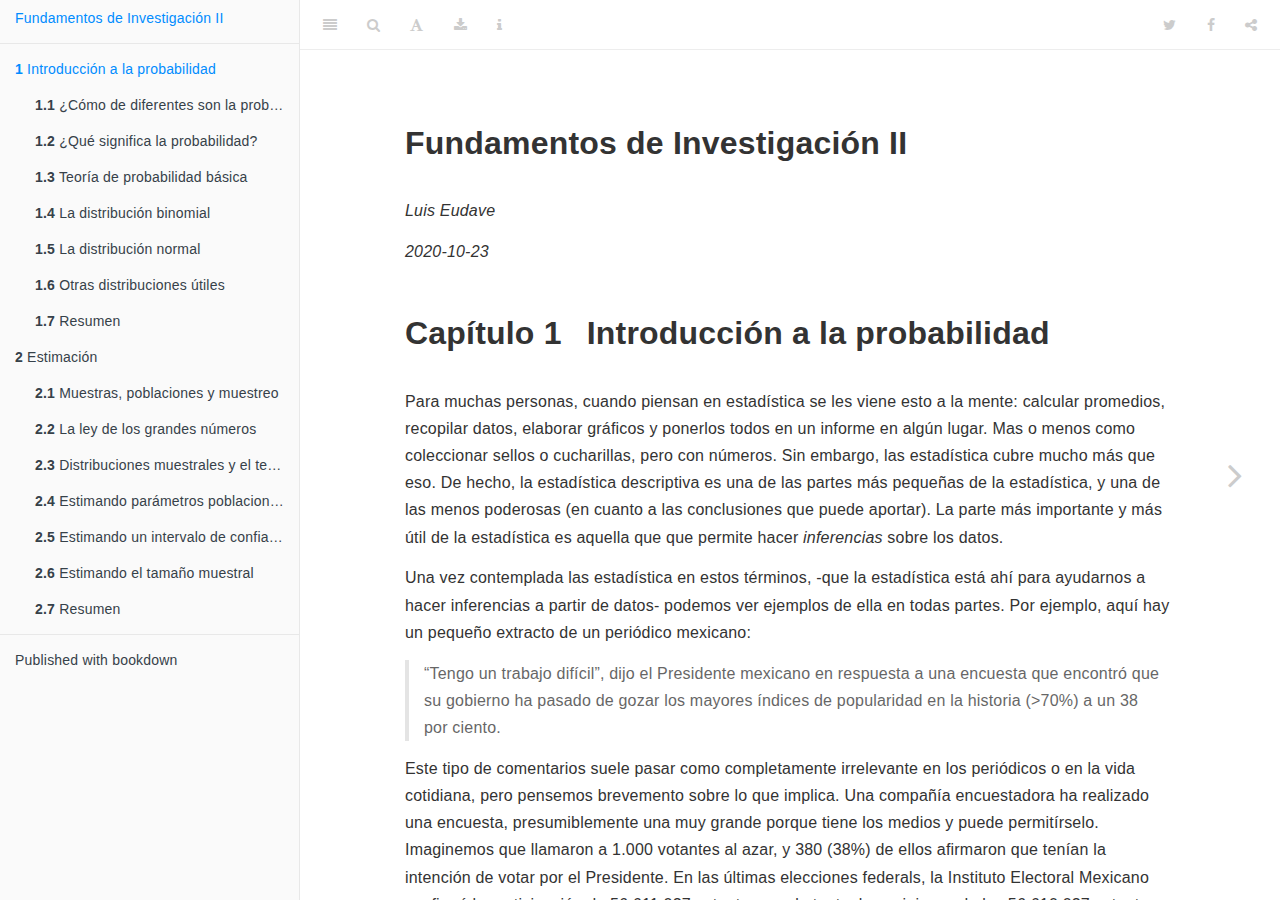
<file: docs/probability.html>
<!DOCTYPE html>
<html xmlns="http://www.w3.org/1999/xhtml" lang="es" xml:lang="es">
<head>

  <meta charset="utf-8" />
  <meta http-equiv="X-UA-Compatible" content="IE=edge" />
  <title>Fundamentos de Investigación II</title>
  <meta name="description" content="Apuntes de la asignatura de Fundamentos de Investigación II" />
  <meta name="generator" content="bookdown 0.12 and GitBook 2.6.7" />

  <meta property="og:title" content="Fundamentos de Investigación II" />
  <meta property="og:type" content="book" />
  
  <meta property="og:image" content="images/cover.png" />
  <meta property="og:description" content="Apuntes de la asignatura de Fundamentos de Investigación II" />
  <meta name="github-repo" content="negatoscope/FdI2" />

  <meta name="twitter:card" content="summary" />
  <meta name="twitter:title" content="Fundamentos de Investigación II" />
  
  <meta name="twitter:description" content="Apuntes de la asignatura de Fundamentos de Investigación II" />
  <meta name="twitter:image" content="images/cover.png" />

<meta name="author" content="Luis Eudave" />


<meta name="date" content="2020-10-23" />

  <meta name="viewport" content="width=device-width, initial-scale=1" />
  <meta name="apple-mobile-web-app-capable" content="yes" />
  <meta name="apple-mobile-web-app-status-bar-style" content="black" />
  
  

<link rel="next" href="estimation.html">
<script src="libs/jquery-2.2.3/jquery.min.js"></script>
<link href="libs/gitbook-2.6.7/css/style.css" rel="stylesheet" />
<link href="libs/gitbook-2.6.7/css/plugin-table.css" rel="stylesheet" />
<link href="libs/gitbook-2.6.7/css/plugin-bookdown.css" rel="stylesheet" />
<link href="libs/gitbook-2.6.7/css/plugin-highlight.css" rel="stylesheet" />
<link href="libs/gitbook-2.6.7/css/plugin-search.css" rel="stylesheet" />
<link href="libs/gitbook-2.6.7/css/plugin-fontsettings.css" rel="stylesheet" />










<link rel="stylesheet" href="style.css" type="text/css" />
</head>

<body>



  <div class="book without-animation with-summary font-size-2 font-family-1" data-basepath=".">

    <div class="book-summary">
      <nav role="navigation">

<ul class="summary">
<li><a href="./">Fundamentos de Investigación II</a></li>

<li class="divider"></li>
<li class="chapter" data-level="1" data-path="probability.html"><a href="probability.html"><i class="fa fa-check"></i><b>1</b> Introducción a la probabilidad</a><ul>
<li class="chapter" data-level="1.1" data-path="probability.html"><a href="probability.html#probstats"><i class="fa fa-check"></i><b>1.1</b> ¿Cómo de diferentes son la probabilidad y la estadística?</a></li>
<li class="chapter" data-level="1.2" data-path="probability.html"><a href="probability.html#probmeaning"><i class="fa fa-check"></i><b>1.2</b> ¿Qué significa la probabilidad?</a><ul>
<li class="chapter" data-level="1.2.1" data-path="probability.html"><a href="probability.html#la-vision-frecuentista"><i class="fa fa-check"></i><b>1.2.1</b> La visión frecuentista</a></li>
<li class="chapter" data-level="1.2.2" data-path="probability.html"><a href="probability.html#la-vision-bayesiana"><i class="fa fa-check"></i><b>1.2.2</b> La visión bayesiana</a></li>
<li class="chapter" data-level="1.2.3" data-path="probability.html"><a href="probability.html#cual-es-la-diferencia-y-quien-tiene-razon"><i class="fa fa-check"></i><b>1.2.3</b> ¿Cuál es la diferencia? ¿Y quién tiene razón?</a></li>
</ul></li>
<li class="chapter" data-level="1.3" data-path="probability.html"><a href="probability.html#basicprobability"><i class="fa fa-check"></i><b>1.3</b> Teoría de probabilidad básica</a><ul>
<li class="chapter" data-level="1.3.1" data-path="probability.html"><a href="probability.html#introduccion-a-las-distribuciones-de-probabilidad"><i class="fa fa-check"></i><b>1.3.1</b> Introducción a las distribuciones de probabilidad</a></li>
</ul></li>
<li class="chapter" data-level="1.4" data-path="probability.html"><a href="probability.html#binomial"><i class="fa fa-check"></i><b>1.4</b> La distribución binomial</a><ul>
<li class="chapter" data-level="1.4.1" data-path="probability.html"><a href="probability.html#introduccion-al-binomio"><i class="fa fa-check"></i><b>1.4.1</b> Introducción al binomio</a></li>
</ul></li>
<li class="chapter" data-level="1.5" data-path="probability.html"><a href="probability.html#normal"><i class="fa fa-check"></i><b>1.5</b> La distribución normal</a><ul>
<li class="chapter" data-level="1.5.1" data-path="probability.html"><a href="probability.html#density"><i class="fa fa-check"></i><b>1.5.1</b> Densidad de probabilidad</a></li>
</ul></li>
<li class="chapter" data-level="1.6" data-path="probability.html"><a href="probability.html#otherdists"><i class="fa fa-check"></i><b>1.6</b> Otras distribuciones útiles</a></li>
<li class="chapter" data-level="1.7" data-path="probability.html"><a href="probability.html#resumen"><i class="fa fa-check"></i><b>1.7</b> Resumen</a></li>
</ul></li>
<li class="chapter" data-level="2" data-path="estimation.html"><a href="estimation.html"><i class="fa fa-check"></i><b>2</b> Estimación</a><ul>
<li class="chapter" data-level="2.1" data-path="estimation.html"><a href="estimation.html#srs"><i class="fa fa-check"></i><b>2.1</b> Muestras, poblaciones y muestreo</a><ul>
<li class="chapter" data-level="2.1.1" data-path="estimation.html"><a href="estimation.html#pop"><i class="fa fa-check"></i><b>2.1.1</b> Definición de una población</a></li>
<li class="chapter" data-level="2.1.2" data-path="estimation.html"><a href="estimation.html#muestras-aleatorias-simples"><i class="fa fa-check"></i><b>2.1.2</b> Muestras aleatorias simples</a></li>
<li class="chapter" data-level="2.1.3" data-path="estimation.html"><a href="estimation.html#la-mayoria-de-las-muestras-no-son-muestras-aleatorias-simples"><i class="fa fa-check"></i><b>2.1.3</b> La mayoría de las muestras no son muestras aleatorias simples</a></li>
<li class="chapter" data-level="2.1.4" data-path="estimation.html"><a href="estimation.html#cuanto-importa-si-no-se-tiene-una-muestra-aleatoria-simple"><i class="fa fa-check"></i><b>2.1.4</b> ¿Cuánto importa si no se tiene una muestra aleatoria simple?</a></li>
<li class="chapter" data-level="2.1.5" data-path="estimation.html"><a href="estimation.html#parametros-poblacionales-y-estadisticos-muestrales"><i class="fa fa-check"></i><b>2.1.5</b> Parámetros poblacionales y estadísticos muestrales</a></li>
</ul></li>
<li class="chapter" data-level="2.2" data-path="estimation.html"><a href="estimation.html#lawlargenumbers"><i class="fa fa-check"></i><b>2.2</b> La ley de los grandes números</a></li>
<li class="chapter" data-level="2.3" data-path="estimation.html"><a href="estimation.html#samplesandclt"><i class="fa fa-check"></i><b>2.3</b> Distribuciones muestrales y el teorema del límite central</a><ul>
<li class="chapter" data-level="2.3.1" data-path="estimation.html"><a href="estimation.html#samplingdists"><i class="fa fa-check"></i><b>2.3.1</b> Distribución muestral de la media</a></li>
<li class="chapter" data-level="2.3.2" data-path="estimation.html"><a href="estimation.html#existen-distribuciones-muestrales-para-cualquier-estadistico-muestral"><i class="fa fa-check"></i><b>2.3.2</b> Existen distribuciones muestrales para cualquier estadístico muestral</a></li>
<li class="chapter" data-level="2.3.3" data-path="estimation.html"><a href="estimation.html#clt"><i class="fa fa-check"></i><b>2.3.3</b> El teorema del límite central</a></li>
</ul></li>
<li class="chapter" data-level="2.4" data-path="estimation.html"><a href="estimation.html#pointestimates"><i class="fa fa-check"></i><b>2.4</b> Estimando parámetros poblacionales</a><ul>
<li class="chapter" data-level="2.4.1" data-path="estimation.html"><a href="estimation.html#estimando-la-media-poblacional"><i class="fa fa-check"></i><b>2.4.1</b> Estimando la media poblacional</a></li>
<li class="chapter" data-level="2.4.2" data-path="estimation.html"><a href="estimation.html#estimando-la-desviacion-estandar-poblacional"><i class="fa fa-check"></i><b>2.4.2</b> Estimando la desviación estándar poblacional</a></li>
</ul></li>
<li class="chapter" data-level="2.5" data-path="estimation.html"><a href="estimation.html#ci"><i class="fa fa-check"></i><b>2.5</b> Estimando un intervalo de confianza</a><ul>
<li class="chapter" data-level="2.5.1" data-path="estimation.html"><a href="estimation.html#que-pasa-cuando-no-conocemos-los-parametros-poblacionales"><i class="fa fa-check"></i><b>2.5.1</b> ¿Qué pasa cuando no conocemos los parámetros poblacionales?</a></li>
<li class="chapter" data-level="2.5.2" data-path="estimation.html"><a href="estimation.html#interpretando-un-intervalo-de-confianza"><i class="fa fa-check"></i><b>2.5.2</b> Interpretando un intervalo de confianza</a></li>
</ul></li>
<li class="chapter" data-level="2.6" data-path="estimation.html"><a href="estimation.html#samplesize"><i class="fa fa-check"></i><b>2.6</b> Estimando el tamaño muestral</a></li>
<li class="chapter" data-level="2.7" data-path="estimation.html"><a href="estimation.html#resumen-1"><i class="fa fa-check"></i><b>2.7</b> Resumen</a></li>
</ul></li>
<li class="divider"></li>
<li><a href="https://github.com/rstudio/bookdown" target="blank">Published with bookdown</a></li>

</ul>

      </nav>
    </div>

    <div class="book-body">
      <div class="body-inner">
        <div class="book-header" role="navigation">
          <h1>
            <i class="fa fa-circle-o-notch fa-spin"></i><a href="./">Fundamentos de Investigación II</a>
          </h1>
        </div>

        <div class="page-wrapper" tabindex="-1" role="main">
          <div class="page-inner">

            <section class="normal" id="section-">
<div id="header">
<h1 class="title">Fundamentos de Investigación II</h1>
<p class="author"><em>Luis Eudave</em></p>
<p class="date"><em>2020-10-23</em></p>
</div>
<div id="probability" class="section level1">
<h1><span class="header-section-number">Capítulo 1</span> Introducción a la probabilidad</h1>
<p>Para muchas personas, cuando piensan en estadística se les viene esto a la mente: calcular promedios, recopilar datos, elaborar gráficos y ponerlos todos en un informe en algún lugar. Mas o menos como coleccionar sellos o cucharillas, pero con números. Sin embargo, las estadística cubre mucho más que eso. De hecho, la estadística descriptiva es una de las partes más pequeñas de la estadística, y una de las menos poderosas (en cuanto a las conclusiones que puede aportar). La parte más importante y más útil de la estadística es aquella que que permite hacer <em>inferencias</em> sobre los datos.</p>
<p>Una vez contemplada las estadística en estos términos, -que la estadística está ahí para ayudarnos a hacer inferencias a partir de datos- podemos ver ejemplos de ella en todas partes. Por ejemplo, aquí hay un pequeño extracto de un periódico mexicano:</p>
<blockquote>
<p>“Tengo un trabajo difícil”, dijo el Presidente mexicano en respuesta a una encuesta que encontró que su gobierno ha pasado de gozar los mayores índices de popularidad en la historia (&gt;70%) a un 38 por ciento.</p>
</blockquote>
<p>Este tipo de comentarios suele pasar como completamente irrelevante en los periódicos o en la vida cotidiana, pero pensemos brevemento sobre lo que implica. Una compañía encuestadora ha realizado una encuesta, presumiblemente una muy grande porque tiene los medios y puede permitírselo. Imaginemos que llamaron a 1.000 votantes al azar, y 380 (38%) de ellos afirmaron que tenían la intención de votar por el Presidente. En las últimas elecciones federals, la Instituto Electoral Mexicano confirmó la participación de 56.611.027 votantes; por lo tanto, las opiniones de los 56.610.027 votantes restantes (aproximadamente el 99.998% de los votantes) siguen siendo desconocidas para la encuestadora (y para nosotros). Aún suponiendo que nadie mintió en la encuesta, lo único que podemos decir con un 100% de seguridad es que el verdadero voto primario al Presidente está en algún lugar entre 380/56.611.027 (aproximadamente el 0.0007%) y 56.610.307/56.611.027 (alrededor del 99.9987%), lo cual no aporta mucho. Entonces, ¿sobre qué base es legítimo para la empresa encuestadora, el periódico y el lectores concluir que la intención de voto al Presidente mexicano fue de sólo el 38%?</p>
<p>La respuesta a la pregunta es bastante obvia: si llamo a 1.000 personas al azar, y 380 de ellas dicen tienen la intención de votar por el Presidente, entonces parece muy poco probable que estas sean las <em>únicas</em> 380 personas del todo el público votante que realmente tiene la intención de hacerlo. En otras palabras, suponemos que los datos recopilados por la empresa encuestadora son bastante representativos de la población en general. ¿Pero qué tan representativo? ¿Nos sorprendería descubrir que la verdadera intención de voto es en realidad del 34%? ¿39%? ¿57%? En este punto nuestración intuición comienza a romperse un poco. Nadie se sorprendería si fuese el 34%, y todos lo harían con un 57%, pero es un poco difícil decir si el 39% es plausible. Necesitamos herramientas más poderosas que solo el mirar los números y adivinar.</p>
<p><strong><em>La estadística inferencial</em></strong> proporciona las herramientas que necesitamos para responder a este tipo de preguntas, y ya que este tipo de preguntas se encuentran en el corazón del quehacer científico, ocupan una parte sustancial de cada curso introductorio sobre estadística y métodos de investigación. Sin embargo, la teoría sobre la estadística inferencial está construida sobre la <strong><em>teoría de probabilidad</em></strong>. Y es a la teoría de la probabilidad a la que ahora debemos prestar atención. La discusión de la teoría de la probabilidad en esta asignatura será básicamente de fondo: no hay mucho contenido estadístico <em>per se</em> en este capítulo. Sin embargo, debido a que gran parte de la estadística se sustenta en la teoría de la probabilidad, merece la pena ir cubriendo algunos de los conceptos básicos.</p>
<div id="probstats" class="section level2">
<h2><span class="header-section-number">1.1</span> ¿Cómo de diferentes son la probabilidad y la estadística?</h2>
<p>Antes de comenzar a hablar sobre la teoría de la probabilidad, es útil pensar un momento en la relación que existe entre probabilidad y estadística. Las dos disciplinas están estrechamente relacionadas, pero no son idénticas. La teoría de la probabilidad es “la doctrina de las posibilidades”. Es una rama de las matemáticas que te dice con qué frecuencia sucederán diferentes tipos de eventos. Por ejemplo, todas estas preguntas son cosas que puedes responder usando la teoría de la probabilidad:</p>
<ul>
<li>¿Cuáles son las probabilidades de que al lanzar una moneda salga cara 10 veces seguidas?</li>
<li>Si lanzo dos dados de seis caras, ¿qué probabilidad hay de que tire dos seises?</li>
<li>¿Qué probabilidad hay de que cinco cartas extraídas de un mazo perfectamente barajado sean todas de corazones?</li>
<li>¿Cuál es la probabilidad de que gane la lotería?</li>
</ul>
<p>Hay que tener en cuenta que todas estas preguntas tienen algo en común. En cada caso, existe y se conoce una “verdad sobre el mundo”, y la pregunta se refiere más bien al “qué tipo de eventos” sucederán. En la primera pregunta que <em>sé</em> que la moneda es justa (no es más pesada por uno de los lados, sesgando el resultado), por lo que hay un 50% de probabilidad de que cualquier lanzamiento de moneda salga cara. En la segunda pregunta, <em>sé</em> que la probabilidad de sacar un 6 en un solo dado es de 1 en 6. En la tercera pregunta <em>sé</em> que la baraja se baraja correctamente (no hay un acomodo de cartas). Y en la cuarta pregunta, <em>sé</em> que la lotería sigue unas reglas específicas. El punto clave aquí es que las preguntas probabilísticas comienzan con un <strong><em>modelo</em></strong> conocido del mundo, y usamos ese modelo para hacer algunos cálculos. El modelo subyacente puede ser bastante simple. Por ejemplo, en el ejemplo de lanzar monedas, podemos escribir el modelo de esta manera: <span class="math display">\[
P(\mbox{cara}) = 0.5
\]</span> que puedes leer como “la probabilidad de que salga cara es 0.5”. Como veremos más adelante, de la misma manera que los porcentajes son números que van del 0% al 100%, las probabilidades son solo números que van del 0 al 1. Cuando usamos este modelo de probabilidad para responder a la primera pregunta, en realidad no sé exactamente qué va a ocurrir. Tal vez obtenga 10 caras, como dice la pregunta. Pero quizás salgan sólo tres caras. Esta es la clave: con la teoría de la probabilidad, se conoce el <em>modelo</em>, pero no los <em>datos</em>.</p>
<p>Hemos visto lo que es la probabilidad. ¿Qué hay de la estadística? Las preguntas en estadística funcionan al revés. En estadística, nosotros <em>no</em> sabemos la verdad sobre el mundo. Todo lo que tenemos son los datos, y es a partir de esos datos que queremos <em>aprender</em> sobre la verdad del mundo. Las preguntas estadísticas tienden a parecerse más a estas:</p>
<ul>
<li>Si mi amigo lanza una moneda 10 veces y obtiene 10 caras, ¿me está engañando?</li>
<li>Si las primeras cinco cartas de la parte superior del mazo son todas de corazones, ¿qué tan probable es que se haya barajado el mazo?</li>
<li>Si el hijo del comisionado de la lotería gana la lotería, ¿qué tan probable es que el sorteo esté amañado?</li>
</ul>
<p>Esta vez, lo único que tenemos son datos. Lo que <em>sé</em> es que vi a mi amigo lanzar la moneda 10 veces y salió cara en cada una de las veces. Y lo que quiero es <strong><em>inferir</em></strong> si debería concluir que lo que acabo de ver es en realidad una moneda justa lanzada 10 veces seguidas, o si debería sospechar que mi amigo me está jugando una mala pasada. Los datos que tengo se ven así (cada C es una cara):</p>
<pre><code>C C C C C C C C C C C</code></pre>
<p>y lo que estoy tratando de hacer es averiguar en qué “modelo de verdad del mundo” debería confiar. Si la moneda es justa, entonces el modelo que debo aceptar es uno que diga que la probabilidad de que salga cara es 0.5; es decir, <span class="math inline">\(P(\mbox{cara}) = 0.5\)</span>. Si la moneda no es justa, entonces debo concluir que la probabilidad de que salga cara <em>no</em> es 0.5, lo cual escribiríamos como <span class="math inline">\(P(\mbox{cara}) \neq 0.5\)</span>. En otras palabras, el objetivo de la inferencia estadística es decidir cual de estos modelos de probabilidad es el correcto. Vemos pues, que una pregunta en estadística no es la misma que una pregunta en probabilidad, pero están íntimamente conectados entre sí. Es por ello que una buena introducción a la teoría estadística comenzará con una discusión sobre qué es la probabilidad y cómo funciona.</p>
</div>
<div id="probmeaning" class="section level2">
<h2><span class="header-section-number">1.2</span> ¿Qué significa la probabilidad?</h2>
<p>Comencemos con la primera de estas preguntas. ¿Qué es la “probabilidad”? Puede parecer sorprendente, pero mientras que los estadísticos y matemáticos (en su mayoría) están de acuerdo sobre cuáles son las <em>reglas</em> de la probabilidad, hay mucho menos consenso sobre lo que realmente <em>significa</em> la palabra. Parece extraño porque todos usemos con soltura palabras como “posibilidad”, “probabilidad”, “posible” y “probable”, y además no parece que deba ser una pregunta difícil de responder. Si tuvieramos que explicar el concepto de “probabilidad” a un niño de cinco años, podríamos hacerlo sin muchos problemas. Pero si alguna vez lo has intentando en la vida real, podrías terminar esa conversación sintiendo que no lo has hecho muy bien y que (como con muchos conceptos cotidianos) resulta que <em>realmente</em> no sabemos de qué se trata.</p>
<p>Aún así, vamos a intentarlo. Supongamos que quiero apostar en un juego de fútbol entre dos equipos que en lugar de humanos están formados por robots: el <em>Tesla FC</em> y el <em>Real TikTok</em>. Según los datos de esta temporada, calculo que hay un 80% de probabilidad de que el <em>Tesla FC</em> gane. ¿Qué quiero decir realmente con eso? Tenemos tres posibilidades…</p>
<ul>
<li>Son equipos de robots, así que puedo hacer que jueguen una y otra vez, y si lo hiciera, el <em>Tesla FC</em> ganaría 8 de cada 10 juegos de media.</li>
<li>En cada juego, sólo estaría de acuerdo en que apostar en este juego es “justo” si una apuesta de $1 al <em>Real TikTok</em> da un pago de $5 (es decir, recibo mi $1 de vuelta más una recompensa de $4 por haber acertado), al igual que una apuesta de $4 al <em>Tesla FC</em> también da un pago de $5 (es decir, mi apuesta de $4 más una recompensa de $1).</li>
<li>Mi “creencia” o “confianza” subjetiva en una victoria del <em>Tesla FC</em> es cuatro veces más fuerte que mi “creencia” o “confianza” en una victoria del <em>Real TikTok</em>.</li>
</ul>
<p>Cada uno de estos enunciados parece correcto. Sin embargo, no son idénticos, y no todos los estadísticos respaldarían todos ellos por igual. La razón es que hay diferentes ideologías o visiones estadísticas y dependiendo de cual se escoja, se podría decir que algunas de estas declaraciones no tienen sentido o que son irrelevantes. En esta sección, se dará una breve introducción a dos de los enfoques principales que existen en la literatura estadística. Esto no significa que sean los únicos enfoques, pero sí los dos más importantes.</p>
<div id="la-vision-frecuentista" class="section level3">
<h3><span class="header-section-number">1.2.1</span> La visión frecuentista</h3>
<p>El primero de los dos enfoques principales a la teoría de la probabilidad, y el más dominante en estadística, se le conoce como la <strong><em>visión frecuentista</em></strong>, y define a la probabilidad como una <strong>_ frecuencia a largo plazo_</strong>. Supongamos que queremos intentar lanzar una moneda justa, una y otra vez. Por definición, esta es una moneda que tiene una <span class="math inline">\(P(Cara) = 0.5\)</span>. ¿Qué resultado podremos observar? Una posibilidad es que los primeros 20 lanzamientos se vean así (donde C es cara y X cruz):</p>
<pre><code>X,C,C,C,C,X,X,C,C,C,C,X,C,C,X,X,X,X,X,C</code></pre>
<p>En este caso, en 11 de los 20 lanzamientos (55%) salió cara. Ahora supongamos que he ido guardando un registro con el número de caras (que llamaré <span class="math inline">\(N_C\)</span>) que han salido, a lo largo de las primeras <span class="math inline">\(N\)</span> lanzadas de moneda, además de calcular la proporción de caras <span class="math inline">\(N_C / N\)</span> con cada registro. Este es el resultado que obtendría:</p>
<table>
<thead>
<tr class="header">
<th align="right">Número.de.lanzamientos</th>
<th align="right">Número.de.caras</th>
<th align="right">Proporción</th>
</tr>
</thead>
<tbody>
<tr class="odd">
<td align="right">1</td>
<td align="right">0</td>
<td align="right">0.00</td>
</tr>
<tr class="even">
<td align="right">2</td>
<td align="right">1</td>
<td align="right">0.50</td>
</tr>
<tr class="odd">
<td align="right">3</td>
<td align="right">2</td>
<td align="right">0.67</td>
</tr>
<tr class="even">
<td align="right">4</td>
<td align="right">3</td>
<td align="right">0.75</td>
</tr>
<tr class="odd">
<td align="right">5</td>
<td align="right">4</td>
<td align="right">0.80</td>
</tr>
<tr class="even">
<td align="right">6</td>
<td align="right">4</td>
<td align="right">0.67</td>
</tr>
<tr class="odd">
<td align="right">7</td>
<td align="right">4</td>
<td align="right">0.57</td>
</tr>
<tr class="even">
<td align="right">8</td>
<td align="right">5</td>
<td align="right">0.63</td>
</tr>
<tr class="odd">
<td align="right">9</td>
<td align="right">6</td>
<td align="right">0.67</td>
</tr>
<tr class="even">
<td align="right">10</td>
<td align="right">7</td>
<td align="right">0.70</td>
</tr>
<tr class="odd">
<td align="right">11</td>
<td align="right">8</td>
<td align="right">0.73</td>
</tr>
<tr class="even">
<td align="right">12</td>
<td align="right">8</td>
<td align="right">0.67</td>
</tr>
<tr class="odd">
<td align="right">13</td>
<td align="right">9</td>
<td align="right">0.69</td>
</tr>
<tr class="even">
<td align="right">14</td>
<td align="right">10</td>
<td align="right">0.71</td>
</tr>
<tr class="odd">
<td align="right">15</td>
<td align="right">10</td>
<td align="right">0.67</td>
</tr>
<tr class="even">
<td align="right">16</td>
<td align="right">10</td>
<td align="right">0.63</td>
</tr>
<tr class="odd">
<td align="right">17</td>
<td align="right">10</td>
<td align="right">0.59</td>
</tr>
<tr class="even">
<td align="right">18</td>
<td align="right">10</td>
<td align="right">0.56</td>
</tr>
<tr class="odd">
<td align="right">19</td>
<td align="right">10</td>
<td align="right">0.53</td>
</tr>
<tr class="even">
<td align="right">20</td>
<td align="right">11</td>
<td align="right">0.55</td>
</tr>
</tbody>
</table>
<p>Tengamos en cuenta que al comienzo de esta secuencia, la <em>proporción</em> de caras fluctúa enormemente, comenzando en .00 y subiendo tan alto como .80. Conforme aumenta el número de lanzamientos, uno tiene la impresión de que este efecto se amortigua un poco, mientras que los valores se aproximan cada vez más a la respuesta “correcta” de .50. Esta es la definición frecuentista de probabilidad en pocas palabras: lanzar una moneda justa una y otra vez, y a medida que <span class="math inline">\(N\)</span> crece (se acerca al infinito, denotado como <span class="math inline">\(N\rightarrow \infty\)</span>), la proporción de caras convergerá en el 50%. Tecnicismos matemáticos aparte, cualitativamente hablando, es así es como los frecuentistas definen la probabilidad. Desafortunadamente, no tengo un número infinito de monedas, o la paciencia infinita requerida para lanzar una moneda un número infinito de veces. Sin embargo, existen los ordenadores, y los ordenadores se destacan por la ejecución repetitiva de tareas sin sentido como esta. Entonces, al simular 1.000 lanzamientos de moneda y repetir este procesos 4 veces (para darle solidez a los resultados), podemos ver qué sucede con la proporción <span class="math inline">\(N_C / N\)</span> a medida que <span class="math inline">\(N\)</span> aumenta. Los resultados se muestran en la Figura <a href="probability.html#fig:frequentistprobability">1.1</a> aunque también puedes hacer tú la simulación haciendo click <a href="https://leudave.shinyapps.io/cara_cruz/">aquí</a>. Podemos apreciar que la <em>proporción de caras observadas</em> deja de fluctuar conforme aumenta el número de lanzamientos; cuando lo hace, el número que finalmente obtenemos es el verdadera probabilidad de salga cara.</p>
<div class="figure"><span id="fig:frequentistprobability"></span>
<img src="FdI2_files/figure-html/frequentistprobability-1.png" alt=" Una imagen de cómo funciona la probabilidad frecuentista. Si lanzas una moneda justa una y otra vez, la proporción de caras deja de fluctuar y converge hacia la probabilidad real de 0.5. Cada panel muestra uno de las cuatro simulaciones con 1.000 lanzamientos cada uno. Aunque ninguna de estas simulaciones terminó con un valor exacto de .5, si hubiéramos extendido el experimento por un número infinito de lanzamientos lo habríamos conseguido." width="672" />
<p class="caption">
Figure 1.1:  Una imagen de cómo funciona la probabilidad frecuentista. Si lanzas una moneda justa una y otra vez, la proporción de caras deja de fluctuar y converge hacia la probabilidad real de 0.5. Cada panel muestra uno de las cuatro simulaciones con 1.000 lanzamientos cada uno. Aunque ninguna de estas simulaciones terminó con un valor exacto de .5, si hubiéramos extendido el experimento por un número infinito de lanzamientos lo habríamos conseguido.
</p>
</div>
<p>La definición frecuentista de probabilidad tiene algunas características que le hacen deseable. En primer lugar, es objetivo: la probabilidad de un evento se basa <em>necesariamente</em> en el mundo real. La única forma en que declaraciones de probabilidad puedan tener sentido es si se refieren a (una secuencia de) eventos que ocurren en el universo físico. En segundo lugar, es inequívoco: dos personas que miran como se desarrolla la misma secuencia de eventos, al tratar de calcular la probabilidad de un evento, inevitablemente deberán llegar a la misma respuesta. Sin embargo, también tiene algunas características no tan deseables. En primer lugar, no existen secuencias infinitas en el mundo físico. Supongamos que has encontrado una moneda en el suelo y has comenzado a lanzarla varias veces. Cada vez que aterriza, impacta en el suelo. Cada impacto daña un poco la moneda; eventualmente, la moneda será inutilizable. Entonces, uno podría preguntarse si realmente tiene sentido fingir que una secuencia “infinita” de lanzamientos de monedas es un concepto significativo u objetivo. No podemos decir que una “secuencia infinita” de eventos es algo real en el universo físico, porque el universo físico no permite nada infinito. Así, podemos ver que la definición frecuentista tiene un alcance limitado. Hay muchas cosas por ahí a las que los seres humanos estamos felices de asignar probabilidades en el día a día, pero que no pueden (ni siquiera en teoría) ser planteadas como una secuencia hipotética de eventos. Por ejemplo, si un meteorólogo aparece en televisión y dice: “la probabilidad de lluvia en Pamplona el 2 de noviembre del 2048 es del 60%” nosotros podemos aceptarlo sin rechistar. Pero desde un punto de vista frecuentista, no queda tan claro cómo podemos definirlo. Sólo hay una ciudad de Pamplona (en Navarra), y sólo un 2 de noviembre del 2048. Aquí no hay una secuencia infinita de eventos, solo una cosa de una vez. La probabilidad frecuentista nos <em>prohíbe</em> hacer declaraciones de probabilidad sobre un solo evento. Desde la perspectiva frecuentista, lloverá mañana o o no lloverá; no hay una “probabilidad” que se pueda adjuntar a un sólo evento no repetible. Sin embargo, existen algunos trucos que los frecuentistas pueden utilizar para solucionar esta situación. Una posibilidad es que el meteorólogo en realidad nos quiera decir algo así: “Existe una categoría de días para la que predigo un 60% probabilidad de lluvia; si miramos sólo esos días para los que hago esta predicción, entonces en el 60% de esos días lloverá realmente”. Es un poco extraño y contradictorio pensarlo de esta manera, pero los frecuentistas hacen esto a veces.</p>
</div>
<div id="la-vision-bayesiana" class="section level3">
<h3><span class="header-section-number">1.2.2</span> La visión bayesiana</h3>
<p>La alternativa a la visión frecuentista, la <strong><em>visión bayesiana</em></strong> de la probabilidad, a menudo se denomina visión subjetivista, y es una visión relativamente minoritaria entre los estadísticos, aunque ha ido ganando terreno constantemente a lo largo de las últimas décadas. Hay muchos formas de bayesianismo, lo que hace difícil decir exactamente cuál es “la” visión bayesiana. La forma más fácil de entender la probabilidad subjetiva es al definir la probabilidad de un evento como el <strong><em>grado de creencia</em></strong> que un agente inteligente y racional asigna a la verdad de ese evento. Desde esa perspectiva, las probabilidades no existen en el mundo, sino más bien en los pensamientos y suposiciones de las personas y otros seres inteligentes. Sin embargo, para que este enfoque funcione, necesitamos una forma de operacionalizar este “grado de creencia”. Una forma de hacerlo es formalizándolo en términos de una “apuesta racional” aunque existen muchas otras formas. Supongamos que creo que existe una probabilidad de que llueva mañana de un 60%. Si alguien me hace una apuesta, si llueve mañana, gano $5, pero si no llueve, pierdo $5. Claramente, desde mi punto de vista, esta es una buena apuesta. Por otro lado, si creo que la probabilidad de lluvia es sólo del 40%, entonces es una mala apuesta. Por lo tanto, podemos poner en práctica la noción de una “probabilidad subjetiva” en términos de qué apuestas que estoy dispuesto a aceptar.</p>
<p>¿Cuáles son las ventajas y desventajas del enfoque bayesiano? La principal ventaja es que le permite asignar probabilidades a cualquier evento. No esta limitado a aquellos eventos que son repetibles. La principal desventaja (para muchas personas) es que no podemos ser realmente objetivos - especificar una probabilidad requiere que especifiquemos la entidad que tiene el grado de creencia que estamos examinando. Esta entidad puede ser un humano, un extraterrestre, un robot o incluso un estadístico, pero tiene que ser un agente inteligente que sea capaz de creer en cosas. Para muchas personas esto representa un inconveniente: parece hacer que la probabilidad sea arbitraria. Si bien el enfoque bayesiano requiere que el agente en cuestión sea racional (es decir, que obedezca las reglas de la probabilidad), permite que todos tengan sus propias creencias; yo puedo creer que la moneda es justa mientras que otro no, aunque ambos seamos racionales. La visión frecuentista no permite que dos observadores atribuyan diferentes probabilidades al mismo evento: cuando eso sucede, al menos uno de ellos debe estar equivocado. La visión bayesiana no evita que esto ocurra. Dos observadores con diferentes conocimientos previos pueden tener creencias diferentes sobre el mismo evento. En otras palabras, mientras que la visión frecuentista se puede considerar como demasiado estrecha (prohíbe muchas cosas a las cuales queremos asignar probabilidades), la visión bayesiana puede resultar demasiado amplia (permite demasiadas diferencias entre observadores).</p>
</div>
<div id="cual-es-la-diferencia-y-quien-tiene-razon" class="section level3">
<h3><span class="header-section-number">1.2.3</span> ¿Cuál es la diferencia? ¿Y quién tiene razón?</h3>
<p>Ahora que hemos visto ambas visiones estadísticas de forma independiente, es necesario compararlas. Regresemos al hipotético juego de fútbol de robots que comentamos comienzo del tema. ¿Que dirían un frecuentista y un bayesiano sobre las tres afirmaciones? ¿Qué enunciado sería la definición de probabilidad correcta para el frecuentista? ¿Y para el bayesiano? ¿Es posible que alguno de los enunciados no tenga sentido para cualquiera de los dos? Si entendemos ambas perspectivas, podemos intuir cómo responder a estas preguntas.</p>
<p>Entendiendo las diferencias, podemos preguntarnos a continuación cuál de dos enfoques es el <em>correcto</em>. Sin embargo, no existe una respuesta correcta. Matemáticamente hablando, no hay nada incorrecto sobre la forma en que los frecuentistas piensan sobre secuencias de eventos, ni hay nada incorrecto acerca de la forma en que los bayesianos definen las creencias de un agente racional. De hecho, si vamos al detalle, los bayesianos y los frecuentistas en realidad están de acuerdo en muchas cosas. Muchos métodos frecuentistas conducen a decisiones que los bayesianos pensarían que toma un agente racional. Muchos métodos bayesianos tienen buenas propiedades frecuentistas.</p>
<p>En cualquier caso, la mayor parte de los métodos y análisis estadísticos en la literatura se basan en el enfoque frecuentista. Por lo tanto, el objetivo de esta asignatura es cubrir aproximadamente el mismo temario que una clase típica de estadística de pregrado en ciencias de la educación, y si queremos entender las herramientas estadísticas utilizadas por la mayoría de los educadores en investigación, necesitaremos una buena comprensión de los métodos frecuentistas.</p>
</div>
</div>
<div id="basicprobability" class="section level2">
<h2><span class="header-section-number">1.3</span> Teoría de probabilidad básica</h2>
<p>A pesar de los argumentos ideológicos entre bayesianos y frecuentistas, existe un consenso más o menos generalizado sobre las reglas que la probabilidad debe obedecer. Hay muchas formas de abordar estas reglas. El enfoque más utilizado se basa en el trabajo de Andrey Kolmogorov, uno de los grandes matemáticos soviéticos del siglo XX. No entraremos mucho en detalle, pero aprenderemos en qué consisten y cómo utilizarlas a través del siguiente ejemplo.</p>
<div id="introduccion-a-las-distribuciones-de-probabilidad" class="section level3">
<h3><span class="header-section-number">1.3.1</span> Introducción a las distribuciones de probabilidad</h3>
<p>Un hecho comprobado sobre mi vida es que sólo tengo 5 pares de pantalones: tres pares de vaqueros, los pantalones de un traje y un par de pantalones de chándal. Lo más triste es que les he dado nombres: los llamo <span class="math inline">\(X_1\)</span>, <span class="math inline">\(X_2\)</span>, <span class="math inline">\(X_3\)</span>, <span class="math inline">\(X_4\)</span> y <span class="math inline">\(X_5\)</span>. Diariamente, por la mañana, elijo un único par de esos pantalones que voy a usar. Si yo tuviera que describir esta situación usando el lenguaje de la teoría de la probabilidad, me referiría a cada par de pantalones (es decir, a cada <span class="math inline">\(X\)</span>) como un <strong><em>evento elemental</em></strong>. La característica clave de estos eventos elementales es que cada vez que hacemos una observación (por ejemplo, cada vez que escojo un par de pantalones), el resultado será uno y solo uno de estos eventos. Como he dicho antes, siempre uso exactamente sólo un par de pantalones, así que mis pantalones cumplen con esta restricción. Del mismo modo, al conjunto de todos los eventos posibles se le denomina <strong><em>espacio muestral</em></strong>. Siguiendo con el ejemplo, mi espacio muestral sería el armario que contiene los 5 pantalones.</p>
<p>Bien, ahora que tenemos un espacio muestral (un armario), que está construido a partir de muchas posibles eventos elementales (pantalones), lo que queremos hacer es asignar una <strong><em>probabilidad</em></strong> a cada uno de estos eventos elementales. Para un evento <span class="math inline">\(X\)</span>, la probabilidad de ese evento <span class="math inline">\(P(X)\)</span> es un número que se encuentra entre 0 y 1. Cuanto mayor sea el valor de <span class="math inline">\(P(X)\)</span>, más probable será que ocurra el evento. Entonces, por ejemplo, si <span class="math inline">\(P(X) = 0\)</span>, significa que el evento <span class="math inline">\(X\)</span> es imposible (es decir, nunca uso esos pantalones). Por otro lado, si <span class="math inline">\(P(X) = 1\)</span> significa que el evento <span class="math inline">\(X\)</span> es seguro que ocurra (es decir, siempre uso esos pantalones). Los valores de probabilidad intermedios, significan que a veces uso esos pantalones (y a veces no). Por ejemplo, una <span class="math inline">\(P(X) = 0.5\)</span> significa que uso esos pantalones la mitad de las veces.</p>
<p>Llegados a este punto, lo siguiente que debemos entender es que “algo siempre sucede”. Cada vez que me pongo unos pantalones, realmente termino usando esos pantalones. Lo que esto significa en términos probabilísticos, es que las probabilidades de todos los eventos elementales siempre suman 1. Esto se conoce como la <strong><em>ley de probabilidad total</em></strong>. Si se cumplen estos requisitos (tenemos número <span class="math inline">\(X\)</span> de pantalones, cada par con una probabilidad <span class="math inline">\(P(X)\)</span> de usarlos que en total suman 1), entonces lo que tenemos es una <strong><em>distribución de probabilidad</em></strong>.Veamos un ejemplo de distribución de probabilidad</p>
<table>
<thead>
<tr class="header">
<th align="left">Pantalones</th>
<th align="left">V..azules</th>
<th align="left">V..grises</th>
<th align="left">V..negros</th>
<th align="left">Traje.negro</th>
<th align="left">Chándal.azul</th>
</tr>
</thead>
<tbody>
<tr class="odd">
<td align="left">Nombre</td>
<td align="left"><span class="math inline">\(X_1\)</span></td>
<td align="left"><span class="math inline">\(X_2\)</span></td>
<td align="left"><span class="math inline">\(X_3\)</span></td>
<td align="left"><span class="math inline">\(X_4\)</span></td>
<td align="left"><span class="math inline">\(X_5\)</span></td>
</tr>
<tr class="even">
<td align="left">Probabilidad</td>
<td align="left"><span class="math inline">\(P(X_1) = .5\)</span></td>
<td align="left"><span class="math inline">\(P(X_2) = .3\)</span></td>
<td align="left"><span class="math inline">\(P(X_3) = .1\)</span></td>
<td align="left"><span class="math inline">\(P(X_4) = 0\)</span></td>
<td align="left"><span class="math inline">\(P(X_5) = .1\)</span></td>
</tr>
</tbody>
</table>
<p>Cada uno de estos eventos tiene una probabilidad que se encuentra entre 0 y 1, y si sumamos la probabilidad de todos eventos, suman 1. Incluso podemos dibujar un gráfico de barras para visualizar esta distribución, como se muestra en la Figura <a href="probability.html#fig:pantsprob">1.2</a>.</p>
<div class="figure"><span id="fig:pantsprob"></span>
<img src="FdI2_files/figure-html/pantsprob-1.png" alt="Demostración visual de la distribución de probabilidad de los &quot;pantalones&quot;. Existen 5 &quot;eventos elementales&quot;, que se corresponden con mis 5 pares de pantalones. Cada evento tiene una probabilidad de ocurrir: esta probabilidad es un número entre 0 y 1. La suma de estas probabilidades es 1." width="672" />
<p class="caption">
Figure 1.2: Demostración visual de la distribución de probabilidad de los “pantalones”. Existen 5 “eventos elementales”, que se corresponden con mis 5 pares de pantalones. Cada evento tiene una probabilidad de ocurrir: esta probabilidad es un número entre 0 y 1. La suma de estas probabilidades es 1.
</p>
</div>
<p>Es importante señalar que la teoría de probabilidades permite hablar acerca de eventos elementales pero también sobre los <strong><em>eventos no elementales</em></strong>. La forma más fácil de ilustrar este concepto es con un ejemplo. Siguiendo con el ejemplo de los pantalones, es perfectamente posible hablar sobre la probabilidad de usar vaqueros. Bajo esta premisa, podemos decir que el evento “yo uso vaqueros” es posible siempre y cuando ocurra alguno de los eventos elementales apropiados; en este caso “vaqueros azules”, “vaqueros negros” o “vaqueros grises”. En términos matemáticos, definimos al evento <span class="math inline">\(E\)</span> “vaqueros” como el conjunto de eventos elementales <span class="math inline">\((X_1, X_2, X_3)\)</span>. Si se produce alguno de estos eventos elementales, también podemos decir que <span class="math inline">\(E\)</span> ha ocurrido. Por lo tanto, podemos decir que la probabilidad <span class="math inline">\(P(E)\)</span> es simplemente la suma de esos tres eventos, así <span class="math display">\[
P(E) = P(X_1) + P(X_2) + P(X_3)
\]</span> y, dado que las probabilidades de los vaqueros azules, grises y negros son respectivamente .5, .3 y .1, la probabilidad total de usar vaqueros es igual a .9.</p>
<p>Todo esto parece obvio y simple. Sin embargo, a partir de estos simples comienzos, es posible construir algunas herramientas matemáticas más complejas y poderosas. En la siguiente Tabla se muestran algunas de las otras reglas que deben de cumplirse para poder calcular probabilidades.</p>
<table>
<thead>
<tr class="header">
<th align="left">Castellano</th>
<th align="left">Notacion</th>
<th align="left">Igual</th>
<th align="left">Formula</th>
</tr>
</thead>
<tbody>
<tr class="odd">
<td align="left">No <span class="math inline">\(A\)</span></td>
<td align="left"><span class="math inline">\(P(\neg A)\)</span></td>
<td align="left">=</td>
<td align="left"><span class="math inline">\(1-P(A)\)</span></td>
</tr>
<tr class="even">
<td align="left"><span class="math inline">\(A\)</span> o <span class="math inline">\(B\)</span></td>
<td align="left"><span class="math inline">\(P(A \cup B)\)</span></td>
<td align="left">=</td>
<td align="left"><span class="math inline">\(P(A) + P(B) - P(A \cap B)\)</span></td>
</tr>
<tr class="odd">
<td align="left"><span class="math inline">\(A\)</span> y <span class="math inline">\(B\)</span></td>
<td align="left"><span class="math inline">\(P(A \cap B)\)</span></td>
<td align="left">=</td>
<td align="left"><span class="math inline">\(P(A \vert B) P(B)\)</span></td>
</tr>
</tbody>
</table>
</div>
</div>
<div id="binomial" class="section level2">
<h2><span class="header-section-number">1.4</span> La distribución binomial</h2>
<p>Como hemos visto, las distribuciones de probabilidad pueden variar enormemente, por lo que existe un gran número de distribuciones posibles. Sin embargo, no todas son igual de importantes. Las distribuciones más importantes, y de las que hablaremos en esta asignatura son cinco: la distribución binomial, la distribución normal, la distribución <span class="math inline">\(t\)</span>, la distribución <span class="math inline">\(\chi^2\)</span> (“chi-cuadrada”) y la distribución <span class="math inline">\(F\)</span>. Daremos una breve introducción a las cinco, prestando especial atención a las distribuciones binomial y normal. Comenzaremos con la distribución más simple de las cinco, la distribución binomial.</p>
<div id="introduccion-al-binomio" class="section level3">
<h3><span class="header-section-number">1.4.1</span> Introducción al binomio</h3>
<p>La teoría de la probabilidad se creó originalmente para intentar describir cómo funcionaban los juegos de azar, por lo que parece adecuado que nuestra discusión sobre la <strong><em>distribución binomial</em></strong> involucre una discusión sobre tirar dados y lanzar monedas. Imaginemos el siguiente “experimento”: tengo en mi poder 20 dados iguales de seis caras. En una de las caras de cada dado hay una imagen de una calavera; las otras cinco caras están en blanco. Si tiro los 20 dados, ¿cuál es la probabilidad de que obtenga exactamente 4 calaveras? Asumiendo que los dados son justos, sabemos que la probabilidad de que en un dado salga la calavera es de de 1 en 6; dicho de otra forma, la probabilidad de que salga calavera en un solo dado es de aproximadamente <span class="math inline">\(.167\)</span>. Esta información es suficiente para poder responder a nuestra pregunta anterior, así que veamos cómo hacerlo.</p>
<p>Primero, pondremos algunos nombres a los eventos con su respectiva notación. Dejaremos que <span class="math inline">\(N\)</span> denote el número de dados que se tiran en nuestro experimento; a esto se le conoce como el <strong><em>parámetro de tamaño</em></strong> de nuestra distribución binomial. También usaremos <span class="math inline">\(\theta\)</span> para referirnos a la probabilidad de que al tirar un solo dado salga calavera, una cantidad que generalmente se denomina como la <strong><em>probabilidad de éxito</em></strong> del binomio.<a href="#fn1" class="footnoteRef" id="fnref1"><sup>1</sup></a> Finalmente, usaremos <span class="math inline">\(X\)</span> para referirnos a los resultados de nuestro experimento, es decir, la cantidad de calaveras que obtengo cuando lanzo los dados. Dado que el valor real de <span class="math inline">\(X\)</span> se debe al azar, nos podemos referir a ella como una <strong><em>variable aleatoria</em></strong>. En cualquier caso, ahora que tenemos toda esta terminología y notación, podemos utilizarlos para exponer el problema que planteábamos en el párrafo anterior con mayor precisión. La cantidad que queremos calcular es la probabilidad de que <span class="math inline">\(X = 4\)</span> sabiendo que <span class="math inline">\(\theta = .167\)</span> y <span class="math inline">\(N=20\)</span>. La “forma” general de esta probabilidad que me interesa calcular podría escribirse como, <span class="math display">\[
  P(X \ | \ \theta, N)
\]</span> donde estamos interesados en el caso específico donde <span class="math inline">\(X=4\)</span>, <span class="math inline">\(\theta = .167\)</span> y <span class="math inline">\(N=20\)</span>. Hace falta un elemento de notación más antes de continuar con la solución del problema. Si yo quiero decir que <span class="math inline">\(X\)</span> se genera aleatoriamente a partir de una distribución binomial con los parámetros <span class="math inline">\(\theta\)</span> y <span class="math inline">\(N\)</span>, la notación que usaría para expresarlo sería la siguiente: <span class="math display">\[
  X \sim \mbox{Binomial}(\theta, N)
\]</span></p>
<p>Aunque no utilizaremos las fórmulas para hacer cálculos formalmente, dejaré la fórmula de la distribución binomial en la Tabla <a href="probability.html#tab:distformulas">1.1</a>, ya que puede ser útil si se quieren entender temas más avanzados con algo de profundidad. Por lo pronto, analizaremos como se ve una distribución binomial (puedes hacerlo tú mismo si entras <a href="https://leudave.shinyapps.io/distribuciones/">aquí</a>). La Figura <a href="probability.html#fig:binomial1">1.3</a> dibuja la probabilidad binomial para todos los valores posibles de <span class="math inline">\(X\)</span> de nuestro experimento de lanzamiento de dados, partiendo desde <span class="math inline">\(X=0\)</span> (ninguna sale calavera) hasta <span class="math inline">\(X=20\)</span> (salen todas calaveras). Hay que tener en cuenta que esto es básicamente un gráfico de barras, al igual que la gráfica de la “probabilidad de pantalones” de la Figura <a href="probability.html#fig:pantsprob">1.2</a>. En el eje horizontal tenemos todos los eventos posibles, y en el eje vertical podemos leer la probabilidad de que ocurra cada uno de esos eventos. Por lo tanto, la probabilidad de que salgan 4 calaveras al tirar 20 dados es de aproximadamente 0,20 (la respuesta exacta es 0,2022036, como veremos en un momento). En otras palabras, esperaría que ese evento suceda aproximadamente el 20% de las veces que se lleve a cabo este experimento.</p>
<table>
<caption><span id="tab:distformulas">Table 1.1: </span>Fórmulas para las distribuciones binomial y normal. En la ecuación de la binomial, <span class="math inline">\(X!\)</span> es una función factorial (es decir, multiplica todos los números enteros de 1 hasta <span class="math inline">\(X\)</span>), y en la de la distribución normal “exp” se refiere a una función exponencial.</caption>
<thead>
<tr class="header">
<th align="left">Binomial</th>
<th align="left">Normal</th>
</tr>
</thead>
<tbody>
<tr class="odd">
<td align="left"><span class="math inline">\(P(X | \theta, N) = \displaystyle\frac{N!}{X! (N-X)!} \theta^X (1-\theta)^{N-X}\)</span></td>
<td align="left"><span class="math inline">\(p(X | \mu, \sigma) = \displaystyle\frac{1}{\sqrt{2\pi}\sigma} \exp \left( -\frac{(X - \mu)^2}{2\sigma^2} \right)\)</span></td>
</tr>
</tbody>
</table>
<div class="figure"><span id="fig:binomial1"></span>
<img src="FdI2_files/figure-html/binomial1-1.png" alt=" La distribución binomial con parámetro de tamaño de $N=20$ y una probabilidad de éxito de $theta = 1/6$. Cada barra vertical representa la probabilidad de un resultado específico (un valor posible de $X$). Ya que esta es una distribución de probabilidad, cada una de las probabilidades debe ser un número entre 0 y 1, y la altura de las barras también deben sumar 1." width="672" />
<p class="caption">
Figure 1.3:  La distribución binomial con parámetro de tamaño de <span class="math inline">\(N=20\)</span> y una probabilidad de éxito de <span class="math inline">\(theta = 1/6\)</span>. Cada barra vertical representa la probabilidad de un resultado específico (un valor posible de <span class="math inline">\(X\)</span>). Ya que esta es una distribución de probabilidad, cada una de las probabilidades debe ser un número entre 0 y 1, y la altura de las barras también deben sumar 1.
</p>
</div>
<p>Para darte una idea de cómo cambia la distribución binomial cuando modificamos los valores de <span class="math inline">\(\theta\)</span> y <span class="math inline">\(N\)</span>, supongamos que en lugar de tirar dados, en realidad estoy lanzando monedas. Esta vez, mi experimento implica lanzar una moneda justa repetidamente, y el resultado que me interesa es la cantidad de caras que observo. En este escenario, la probabilidad de éxito ahora es de <span class="math inline">\(\theta = 1/2\)</span>. Supongamos que tirara la moneda <span class="math inline">\(N=20\)</span> veces. En este ejemplo, he cambiado la probabilidad de éxito, pero mantuve el tamaño de la muestra del experimento. ¿Qué efecto tiene este cambio en nuestra distribución binomial? Bueno, como la Figura <a href="probability.html#fig:binomial2a">1.4</a> muestra, el efecto principal fue el desplazamiento de toda la distribución hacia la derecha, como era de esperar. ¿Y si lanzamos una moneda <span class="math inline">\(N=100\)</span> veces? En este caso obtendremos algo como lo de la Figura <a href="probability.html#fig:binomial2b">1.5</a>. La distribución se mantiene aproximadamente en el medio, pero hay un poco más de variabilidad en los posibles resultados.</p>
<div class="figure"><span id="fig:binomial2a"></span>
<img src="FdI2_files/figure-html/binomial2a-1.png" alt="Dos distribuciones binomiales, que involucran un escenario en el que lanzo una moneda justa, donde la probabilidad de éxito es $theta = 1/2$. Asumimos que estoy lanzando la moneda $N=20$ veces." width="672" />
<p class="caption">
Figure 1.4: Dos distribuciones binomiales, que involucran un escenario en el que lanzo una moneda justa, donde la probabilidad de éxito es <span class="math inline">\(theta = 1/2\)</span>. Asumimos que estoy lanzando la moneda <span class="math inline">\(N=20\)</span> veces.
</p>
</div>
<div class="figure"><span id="fig:binomial2b"></span>
<img src="FdI2_files/figure-html/binomial2b-1.png" alt="Dos distribuciones binomiales, que involucran un escenario en el lanzo una moneda justa, donde la probabilidad de éxito subyacente es $theta = 1/2$. Asumimos que estoy lanzando la moneda $N=100$ veces." width="672" />
<p class="caption">
Figure 1.5: Dos distribuciones binomiales, que involucran un escenario en el lanzo una moneda justa, donde la probabilidad de éxito subyacente es <span class="math inline">\(theta = 1/2\)</span>. Asumimos que estoy lanzando la moneda <span class="math inline">\(N=100\)</span> veces.
</p>
</div>
</div>
</div>
<div id="normal" class="section level2">
<h2><span class="header-section-number">1.5</span> La distribución normal</h2>
<p>Si bien la distribución binomial es conceptualmente la distribución más sencilla de entender, no es la más importante. Ese honor le corresponde a la <strong><em>distribución normal</em></strong>, también conocida como “curva de campana” o como “distribución gaussiana” o “campana de Gauss”. Una distribución normal se describe utilizando dos parámetros, la media de la distribución <span class="math inline">\(\mu\)</span> y la desviación estándar de la distribución <span class="math inline">\(\sigma\)</span>. La notación que utilizamos para decir que una variable <span class="math inline">\(X\)</span> se distribuye normalmente es la siguiente:</p>
<p><span class="math display">\[
  X \sim \mbox{Normal}(\mu,\sigma)
\]</span> Al igual que con la distribución binomial, he incluido la fórmula para la distribución normal en la tabla <a href="probability.html#tab:distformulas">1.1</a>, porque creo que es lo suficientemente importante como para que todos los que aprenden algo de estadística al menos la conozcan, aunque no nos enfoquemos en ella.</p>
<p>Vamos intentar descifrar lo que significa que una variable esté normalmente distribuida. Echemos un vistazo a la Figura <a href="probability.html#fig:normdist">1.6</a>, que muestra una distribución normal con media <span class="math inline">\(\mu = 0\)</span> y desviación estándar <span class="math inline">\(\sigma = 1\)</span>. Con un poco de imaginación, podemos apreciar de dónde viene el nombre “curva de campana”. A diferencia de los gráficos sobre la distribución binomial, la imagen de la distribución normal en la Figura <a href="probability.html#fig:normdist">1.6</a> muestra una curva suave en lugar de barras “tipo histograma”. Esto no es arbitrario: la distribución normal es continua, mientras que la distribución binomial es discreta. Por ejemplo, en el experimento de tiro de dados de la sección anterior, es posible obtener 3 calaveras o 4 calaveras, mientras que un valor intermedio como 3.9 es imposible de obtener. Este hecho se ve reflejado en la Figura <a href="probability.html#fig:binomial1">1.3</a>, donde tenemos una barra ubicada en <span class="math inline">\(X=3\)</span> y otra en <span class="math inline">\(X=4\)</span>, pero entre ellas no hay nada. En cambio, los valores continuos no tienen esta restricción. Por ejemplo, supongamos que estamos hablando del tiempo. La temperatura de un día primavera podría ser de 23 grados, 24 grados, 23.9 grados o cualquier cosa intermedia, ya que la temperatura es una variable continua, por lo que una distribución normal podría ser la herramienta apropiada para describir las diferentes temperaturas en los días de primavera.<a href="#fn2" class="footnoteRef" id="fnref2"><sup>2</sup></a></p>
<div class="figure"><span id="fig:normdist"></span>
<img src="FdI2_files/figure-html/normdist-1.png" alt=" Distribución normal con media $mu = 0$ y desviación estándar $sigma = 1$. El eje $x$ corresponde con el valor de alguna variable, y el eje $y$ nos dice qué tan probable es que observemos ese valor. Sin embargo, vemos como el eje $y$ se denomina &quot;Densidad de Probabilidad&quot; y no &quot;Probabilidad&quot;. La altura de la curva no representa como tal la probabilidad de observar un valor particular de $x$. Sin embargo, las alturas nos informan sobre qué valores de $x$ son más probables (¡los más altos!)." width="672" />
<p class="caption">
Figure 1.6:  Distribución normal con media <span class="math inline">\(mu = 0\)</span> y desviación estándar <span class="math inline">\(sigma = 1\)</span>. El eje <span class="math inline">\(x\)</span> corresponde con el valor de alguna variable, y el eje <span class="math inline">\(y\)</span> nos dice qué tan probable es que observemos ese valor. Sin embargo, vemos como el eje <span class="math inline">\(y\)</span> se denomina “Densidad de Probabilidad” y no “Probabilidad”. La altura de la curva no representa como tal la probabilidad de observar un valor particular de <span class="math inline">\(x\)</span>. Sin embargo, las alturas nos informan sobre qué valores de <span class="math inline">\(x\)</span> son más probables (¡los más altos!).
</p>
</div>
<p>Una vez visto esto, vamos a analizar cómo funciona una distribución normal. En primer lugar, veamos qué es lo que sucede cuando jugamos con los parámetros de la distribución (puedes hacerlo tú mismo si entras en este enlace). La Figura <a href="probability.html#fig:normmean">1.7</a> muestra distribuciones normales que tienen medias diferentes, pero con la misma desviación estándar. Como es de esperar, todas estas distribuciones tienen la misma “anchura”. La unica diferencia entre ellas es que se han desplazado hacia la izquierda o hacia la derecha. En todos los demás aspectos son idénticas. Por el contrario, si aumentamos la desviación estándar mientras mantenemos la media constante, el pico de la distribución permanece en el mismo lugar, pero la distribución se amplía, como podemos ver en la Figura <a href="probability.html#fig:normsd">1.8</a>. Sin embargo, cuando ampliamos la distribución, la altura del pico disminuye. Esto <em>tiene</em> que suceder: de la misma forma que las alturas de las barras de una distribución binomial discreta tienen que <em>sumar</em> 1, el total del <em>área bajo la curva</em> de una distribución normal debe ser igual a 1.</p>
<div class="figure"><span id="fig:normmean"></span>
<img src="FdI2_files/figure-html/normmean-1.png" alt="Gráfica que demuestra lo que sucede cuando se cambia la media de una distribución normal. La línea sólida representa una distribución normal con media de $mu=4$.  La línea discontinua muestra una distribución normal con una media de $mu=7$.  En ambos casos, la desviación estándar es de $sigma=1$. Vemos como las dos distribuciones tienen la misma forma, pero la distribución con la línea discontinua se desplaza hacia la derecha." width="672" />
<p class="caption">
Figure 1.7: Gráfica que demuestra lo que sucede cuando se cambia la media de una distribución normal. La línea sólida representa una distribución normal con media de <span class="math inline">\(mu=4\)</span>. La línea discontinua muestra una distribución normal con una media de <span class="math inline">\(mu=7\)</span>. En ambos casos, la desviación estándar es de <span class="math inline">\(sigma=1\)</span>. Vemos como las dos distribuciones tienen la misma forma, pero la distribución con la línea discontinua se desplaza hacia la derecha.
</p>
</div>
<div class="figure"><span id="fig:normsd"></span>
<img src="FdI2_files/figure-html/normsd-1.png" alt="Una ilustración de lo que sucede cuando cambia la desviación estándar de una distribución normal. Ambas distribuciones tienen una media de $mu=5$, pero diferentes desviaciones estándar. La línea continua dibuja una distribución con una desviación estándar $sigma=1$, y la línea discontinua muestra una distribución con desviación estándar de $sigma=2$. Como consecuencia, ambas distribuciones están centradas en el mismo lugar, pero la distribución con la línea discontinua es más ancha que la otra." width="672" />
<p class="caption">
Figure 1.8: Una ilustración de lo que sucede cuando cambia la desviación estándar de una distribución normal. Ambas distribuciones tienen una media de <span class="math inline">\(mu=5\)</span>, pero diferentes desviaciones estándar. La línea continua dibuja una distribución con una desviación estándar <span class="math inline">\(sigma=1\)</span>, y la línea discontinua muestra una distribución con desviación estándar de <span class="math inline">\(sigma=2\)</span>. Como consecuencia, ambas distribuciones están centradas en el mismo lugar, pero la distribución con la línea discontinua es más ancha que la otra.
</p>
</div>
<p>Antes de seguir adelante, quiero señalar una característica importante de la distribución normal. Independientemente de los valores de la media y la desviación estándar, un 68.3% del área de la curva cae dentro de 1 desviación estándar sobre la media. Del mismo modo, el 95.4% de la distribución cae dentro de 2 desviaciones estándar sobre la media, y el 99.7% de la distribución está dentro de 3 desviaciones estándar. Esta idea se ilustra en las Figuras <a href="probability.html#fig:sdnorm1">1.9</a> y <a href="probability.html#fig:sdnorm2">1.10</a>.</p>
<div class="figure"><span id="fig:sdnorm1"></span>
<img src="FdI2_files/figure-html/sdnorm1-1.png" alt="El área bajo la curva indica la probabilidad de que una observación se encuentre dentro de un rango determinado. Las línea continua traza una distribución normal con media $mu=0$ y desviación estándar $sigma=1$. El área sombreada ilustra el 'área bajo la curva' para dos casos importantes. En el panel a, podemos ver que hay es un  68.3% de probabilidad de que una observación caiga dentro de 1 desviación estándar sobre la media. En el panel b, vemos que existe una probabilidad del 95.4% de que una observación se encuentre dentro de 2 desviaciones estándar sobre la media." width="672" />
<p class="caption">
Figure 1.9: El área bajo la curva indica la probabilidad de que una observación se encuentre dentro de un rango determinado. Las línea continua traza una distribución normal con media <span class="math inline">\(mu=0\)</span> y desviación estándar <span class="math inline">\(sigma=1\)</span>. El área sombreada ilustra el ‘área bajo la curva’ para dos casos importantes. En el panel a, podemos ver que hay es un 68.3% de probabilidad de que una observación caiga dentro de 1 desviación estándar sobre la media. En el panel b, vemos que existe una probabilidad del 95.4% de que una observación se encuentre dentro de 2 desviaciones estándar sobre la media.
</p>
</div>
<div class="figure"><span id="fig:sdnorm2"></span>
<img src="FdI2_files/figure-html/sdnorm2-1.png" alt="Dos ejemplos más sobre el concepto del 'área bajo la curva'. Existe un 15.9% de probabilidad de que una observación se encuentre 1 desviación estándar o menos por debajo de la media (panel a), y una probabilidad del 34.1% de que una observación sea mayor que una desviación estándar por debajo de la media pero menor que la media (panel b). Si sumamos estos dos valores, obtendremos 15.9% + 34.1% = 50%. Para datos que estén normalmente distribuidos, existe un 50% de probabilidad de que una observación caiga por debajo de la media. Esto implica que existe un 50% de probabilidad de que caiga por encima de la media." width="672" />
<p class="caption">
Figure 1.10: Dos ejemplos más sobre el concepto del ‘área bajo la curva’. Existe un 15.9% de probabilidad de que una observación se encuentre 1 desviación estándar o menos por debajo de la media (panel a), y una probabilidad del 34.1% de que una observación sea mayor que una desviación estándar por debajo de la media pero menor que la media (panel b). Si sumamos estos dos valores, obtendremos 15.9% + 34.1% = 50%. Para datos que estén normalmente distribuidos, existe un 50% de probabilidad de que una observación caiga por debajo de la media. Esto implica que existe un 50% de probabilidad de que caiga por encima de la media.
</p>
</div>
<div id="density" class="section level3">
<h3><span class="header-section-number">1.5.1</span> Densidad de probabilidad</h3>
<p>A lo largo de la discusión sobre la distribución normal, ha habido un par de cosas que parecen no tener sentido. Quizás hayas notado que el eje <span class="math inline">\(y\)</span> en estas Figuras se denomina como “Densidad de probabilidad” en lugar de “Probabilidad”. Tal vez notaste que utilizamos <span class="math inline">\(p(X)\)</span> en lugar de <span class="math inline">\(P(X)\)</span> en la fórmula de la distribución normal.</p>
<p>Si utilizamos la Figura y calculamos (siguiendo la fórmula) la probabilidad de <code>x = 1</code>, para una variable normalmente distribuida con <code>media = 1</code> y desviación estándar <code>sd = 0.1</code>, nos arrojará como resultado una probabilidad de 3.99. Sin embargo, hemos visto anteriormente que las probabilidades <em>no</em> pueden ser mayores que 1. Entonces, ¿qué es lo que hemos calculado?</p>
<p>Lo que hemos calculado aquí en realidad no es una probabilidad: Para entender qué es ese algo, tenemos que pensar qué es lo que realmente <em>significa</em> decir que <span class="math inline">\(X\)</span> es una variable continua. Digamos que estamos hablando de la temperatura otra vez. El termómetro me dice que hacen 23 grados, pero yo sé que eso no es del todo cierto. No hacen 23 grados <em>exactamente</em>. Quizás sea algo más cercano a los 23.1 grados o, si seguimos, en realidad podrían ser 23.095 grados. Esto es lo que sucede con los valores continuos: nunca se sabe el valor exacto.</p>
<p>Ahora pensemos en lo que esto implica cuando hablamos de probabilidades. Supongamos la temperatura máxima para mañana se toma de una distribución normal con media 23 y desviación estándar 1. ¿Cuál es la probabilidad de que la temperatura sea <em>exactamente</em> 23 grados? La respuesta es “cero”, o posiblemente, “un número tan cercano a cero que bien podría ser cero”. ¿Por qué es esto? Es como intentar tirar un dardo en un tablero de dardos con dianas infinitamente cada vez más pequeñas: no importa cuán buena sea tu puntería, nunca acertarás. En la vida real nunca obtendremos el valor exacto de 23. Siempre será 23.1 o 22.99998 o algo así. En en otras palabras, no tiene sentido hablar de la probabilidad de que la temperatura sea exactamente 23 grados. Sin embargo, en el día a día, si el termómetro indica 23 grados pero en realidad hacen 22.9998 grados, probablemente no nos importe demasiado. Esto es porque en el día a día, “23 grados” por lo general significa algo así como “en algún lugar entre 22.5 y 23.5 grados”. Y aunque no parezca muy importante preguntar por la probabilidad de que la temperatura sea exactamente 23 grados, lo que sí lo parece es preguntar sobre la probabilidad de que la temperatura se encuentre entre 22.5 y 23.5, o entre 20 y 30, o cualquier otro rango de temperaturas en el que estemos interesados.</p>
<p>El objetivo de esta explicación es dejar claro que, cuando hablamos de distribuciones continuas, no tiene sentido hablar sobre la probabilidad de un valor específico. Sin embargo, sí que <em>podemos</em> hablar sobre la probabilidad de que el valor se encuentre dentro de un rango particular de valores. Para encontrar probabilidad asociada con un rango particular, lo que debe hacer es calcular el “área bajo la curva”. Este concepto lo conocemos: en la Figura <a href="probability.html#fig:sdnorm1">1.9</a>, las áreas sombreadas representan probabilidades genuinas (por ejemplo, la Figura <a href="probability.html#fig:sdnorm1">1.9</a> muestra la probabilidad de observar un valor que cae dentro de 1 desviación estándar sobre la media).</p>
<p>Para finalizar, volveremos con la fórmula para <span class="math inline">\(p(x)\)</span> que vimos anteriormente. Los resultados de <span class="math inline">\(p(x)\)</span> no describe una probabilidad, sino una <strong><em>densidad de probabilidad</em></strong>, que en las gráficas corresponde a la altura de la curva. De la misma forma en que las probabilidades son números no-negativos que deben sumar 1, las densidades de probabilidad son números no-negativos que deben integrar a 1 (donde la integral se toma a través de todos los valores posibles de <span class="math inline">\(X\)</span>). Para calcular la probabilidad de que <span class="math inline">\(X\)</span> caiga entre <span class="math inline">\(a\)</span> y <span class="math inline">\(b\)</span> calculamos la integral definida de la función de densidad sobre el rango correspondiente, <span class="math inline">\(\int_a^b p(x) \ dx\)</span>. Se trata simplemente de otra forma de llegar al mismo resultado.</p>
</div>
</div>
<div id="otherdists" class="section level2">
<h2><span class="header-section-number">1.6</span> Otras distribuciones útiles</h2>
<p>La distribución normal es la distribución más utilizada por los estadísticos (por razones que se discutirán más adelante), y la distribución binomial es útil muchos escenarios. Sin embargo, existen otros tipos de distribuciones de probabilidad. Revisaremos brevemente 3 de ellas: la distribución <span class="math inline">\(t\)</span>, la distribución <span class="math inline">\(\chi^2\)</span> y la distribución <span class="math inline">\(F\)</span>. La <strong><em>distribución <span class="math inline">\(t\)</span></em></strong> es una distribución continua que se parece mucho a una distribución normal, pero que tiene colas más pesadas (ver Figura <a href="probability.html#fig:tdist">1.11</a>). Esta distribución tiende a surgir en situaciones en las que piensa que los datos siguen una distribución normal, pero no se conoce la media o la desviación estándar.</p>
<div class="figure"><span id="fig:tdist"></span>
<img src="FdI2_files/figure-html/tdist-1.png" alt="Una distribución $t$ con 3 grados de libertad (línea continua). Se asemeja a una distribución normal, pero no es igual (línea discontinua). Ten en cuenta que las &quot;colas&quot; de la distribución $t$ son más &quot;pesadas&quot;  (es decir, se extienden más hacia afuera, conteniendo más valores que se alejan de la media) que las colas de la distribución normal." width="672" />
<p class="caption">
Figure 1.11: Una distribución <span class="math inline">\(t\)</span> con 3 grados de libertad (línea continua). Se asemeja a una distribución normal, pero no es igual (línea discontinua). Ten en cuenta que las “colas” de la distribución <span class="math inline">\(t\)</span> son más “pesadas” (es decir, se extienden más hacia afuera, conteniendo más valores que se alejan de la media) que las colas de la distribución normal.
</p>
</div>
<ul>
<li>La <strong><em>distribución <span class="math inline">\(\chi^2\)</span></em></strong> es otra distribución que podemos encontrar con cierta frecuencia. Es habitual encontrarla cuando hacemos análisis de datos categóricos. Los valores de una distribución <span class="math inline">\(\chi^2\)</span> se consiguen al elevar al cuadrado los valores de una variable distribuída normalmente y luego sumarlos (un procedimiento denominado “suma de cuadrados”). Después veremos porqué es útil hacer una “suma de cuadrados”. La apariencia de una distribución <span class="math inline">\(\chi^2\)</span> la puedes encontrar en la Figura <a href="probability.html#fig:chisqdist">1.12</a>.</li>
</ul>
<div class="figure"><span id="fig:chisqdist"></span>
<img src="FdI2_files/figure-html/chisqdist-1.png" alt="Una distribución $chi^2$ con 3 grados de libertad (3 repeticiones, lo explicaremos más adelante). Observa que los valores siempre deben ser mayores que cero (los valores se elevan al cuadrado y se suman), y que la distribución es bastante sesgada (en este caso hacia la derecha). Estas son las características clave de una distribución chi-cuadrado." width="672" />
<p class="caption">
Figure 1.12: Una distribución <span class="math inline">\(chi^2\)</span> con 3 grados de libertad (3 repeticiones, lo explicaremos más adelante). Observa que los valores siempre deben ser mayores que cero (los valores se elevan al cuadrado y se suman), y que la distribución es bastante sesgada (en este caso hacia la derecha). Estas son las características clave de una distribución chi-cuadrado.
</p>
</div>
<ul>
<li>La <strong><em>distribución <span class="math inline">\(F\)</span></em></strong> se parece un poco a la distribución <span class="math inline">\(\chi^2\)</span> y surge cada vez que necesitamos comparar dos distribuciones <span class="math inline">\(\chi^2\)</span> entre sí. Es decir, si queremos comparar dos “sumas de cuadrados” diferentes, nos encontraremos con una distribución <span class="math inline">\(F\)</span>. Aún no hemos visto un ejemplo de todo lo que implica una suma de cuadrados, pero lo veremos cuando hablemos sobre ANOVAs, donde nos encontraremos nuevamente con la distribución <span class="math inline">\(F\)</span>.</li>
</ul>
<div class="figure"><span id="fig:Fdist"></span>
<img src="FdI2_files/figure-html/Fdist-1.png" alt="Una distribución $F$ con 3 y 5 grados de libertad. Cualitativamente hablando, es similar a una distribución de chi-cuadrado, pero por lo general el significado no es el mismo." width="672" />
<p class="caption">
Figure 1.13: Una distribución <span class="math inline">\(F\)</span> con 3 y 5 grados de libertad. Cualitativamente hablando, es similar a una distribución de chi-cuadrado, pero por lo general el significado no es el mismo.
</p>
</div>
<p>Debido a que estas distribuciones están estrechamente relacionadas con la distribución normal y entre sí, y porque se convertirán en las distribuciones importantes al hacer análisis estadísticos inferenciales en este curso, creo que es útil hacer una pequeña demostración de cómo estas distribuciones realmente están relacionadas entre sí. Primero, imagina que tenemos un conjunto de 1,000 observaciones aleatorias distribuidas normalmente al cual llamaremos “Muestra A”.</p>
<p>Esta “Muestra A” es una variable que contiene 1,000 números que se distribuyen normalmente y tienen una media de 0 y desviación estándar de 1. En la Figura <a href="probability.html#fig:distnormal">1.14</a> podemos ver un histograma con la distribución de los valores organizados por columnas, así como una línea negra sólida que representa la distribución verdadera de los datos (es decir, una distribución normal con valores infinitos con media 0 y desviación estándar 1). Así podemos comparar los datos recién generados con los de una distribución normal verdadera.</p>
<div class="figure"><span id="fig:distnormal"></span>
<img src="FdI2_files/figure-html/distnormal-1.png" alt="Distribución normal de la Muestra A (histograma), junto con la distribución normal verdadera (línea sólida)" width="672" />
<p class="caption">
Figure 1.14: Distribución normal de la Muestra A (histograma), junto con la distribución normal verdadera (línea sólida)
</p>
</div>
<p>En la Figura anterior podemos observar cómo han sido generados muchos valores distribuidos normalmente que luego han sido comparados con la distribución de probabilidad verdadera (línea sólida). Supongamos que ahora queremos una distribución chi-cuadrada con 3 grados de libertad. Como hemos mencionado anteriormente, una distribución chi-cuadrada con <span class="math inline">\(k\)</span> grados de libertad es es el resultado de tomar <span class="math inline">\(k\)</span> variables (o muestras) normalmente distribuidas (con media 0 y desviación estándar 1), elevarlas al cuadrado y sumarlas. Como queremos una distribución de chi-cuadrada con 3 grados de libertad, además de nuestra “Muestra A”, necesitamos dos conjuntos más de valores (también distribuidos normalmente). A estas nuevas dos variables las llamaremos “Muestra B” y “Muestra C”:</p>
<div class="figure"><span id="fig:distchi"></span>
<img src="FdI2_files/figure-html/distchi-1.png" alt="Distribución chi-cuadrada. Incluye a las Muestras A, B y C (3 grados de libertad)" width="672" />
<p class="caption">
Figure 1.15: Distribución chi-cuadrada. Incluye a las Muestras A, B y C (3 grados de libertad)
</p>
</div>
<p>Una vez que tenemos las tres variables, la teoría dice que debemos elevarlos al cuadrado y sumarlos, con lo que obtendremos 1,000 observaciones que siguen una distribución de chi-cuadrada con 3 grados de libertad. Visualmente, obtendremos una distribución como en la Figura <a href="probability.html#fig:distchi">1.15</a>.</p>
<p>Podemos extender esta demostración y tratar de entender el origen de la distribución <span class="math inline">\(t\)</span> y la distribución <span class="math inline">\(F\)</span>. Antes, hemos dicho que la distribución <span class="math inline">\(t\)</span> está relacionada con la distribución normal cuando se desconoce la media o la desviación estándar. Sin embargo, existe una relación más precisa entre las distribuciones normal, chi-cuadrada y <span class="math inline">\(t\)</span>. Supongamos que “escalamos” nuestros datos anteriores de la chi-cuadrada al dividirla entre sus 3 grados de libertad.</p>
<p>Si tomamos un conjunto de variables normalmente distribuidas (pensemos ahora en una “Muestra D”) y las dividimos por (la raíz cuadrada de) nuestra variable chi-cuadrada “escalada” que tenía <span class="math inline">\(k=3\)</span> grados de libertad, la operación dará como resultado una distribución <span class="math inline">\(t\)</span> con 3 grados de libertad. Si trazamos el histograma de esta nueva distribución <span class="math inline">\(t\)</span>, observaremos algo parecido al de la Figura <a href="probability.html#fig:distt">1.16</a>.</p>
<div class="figure"><span id="fig:distt"></span>
<img src="FdI2_files/figure-html/distt-1.png" alt="Distribución t. Es el resultado de dividir una distribución normal (en este caso la Muestra D) entre una variable chi-cuadrada escalada" width="672" />
<p class="caption">
Figure 1.16: Distribución t. Es el resultado de dividir una distribución normal (en este caso la Muestra D) entre una variable chi-cuadrada escalada
</p>
</div>
<p>Del mismo modo, podemos obtener una distribución <span class="math inline">\(F\)</span> al dividir dos distribuciones chi-cuadrada “escaladas”. Supongamos, por ejemplo, que deseamos generar datos que sigan una distribución <span class="math inline">\(F\)</span> con 3 y 20 grados de libertad (es decir, con 3 y 20 variables respectivamente). La división de los valores de ambas distribuciones nos da como resultado una nueva variable <code>F.3.20</code> y su distribución es la que se muestra en la Figura <a href="probability.html#fig:distf">1.17</a>.</p>
<div class="figure"><span id="fig:distf"></span>
<img src="FdI2_files/figure-html/distf-1.png" alt="Distribución F. En este ejemplo hipotético, se compara la distribución chi-cuadrada de 3 grados de libertad previa con otra distribución chi-cuadrada con 20 grados de libertad (es decir, que incluye 20 muestras o variables)" width="672" />
<p class="caption">
Figure 1.17: Distribución F. En este ejemplo hipotético, se compara la distribución chi-cuadrada de 3 grados de libertad previa con otra distribución chi-cuadrada con 20 grados de libertad (es decir, que incluye 20 muestras o variables)
</p>
</div>
<p>Hemos visto tres nuevas distribuciones: <span class="math inline">\(\chi^2\)</span>, <span class="math inline">\(t\)</span> y <span class="math inline">\(F\)</span>. Todas son distribuciones continuas, y todas están estrechamente relacionadas con la distribución normal. Hemos hablado un poco poco sobre la naturaleza de esta relación. Sin embargo, la clave no es que tengas una comprensión profunda y detallada de todas estas diferentes distribuciones, ni que recuerdes las relaciones precisas que existen entre ellas. Lo más importante es entender la idea básica de que estas distribuciones están profundamente relacionadas entre sí y a su vez con la distribución normal. Más adelante en el curso nos vamos a encontrar con datos que se distribuyen normalmente, o que al menos suponemos que se distribuyen normalmente. Por lo tanto, si suponemos que nuestros datos se distribuyen normalmente, debemos saber reconocer las distribuciones <span class="math inline">\(\chi^2\)</span>, <span class="math inline">\(t\)</span> y <span class="math inline">\(F\)</span>..</p>
</div>
<div id="resumen" class="section level2">
<h2><span class="header-section-number">1.7</span> Resumen</h2>
<p>En este capítulo hemos hablado de probabilidad. Hemos hablado de lo que significa la probabilidad y por qué los estadísticos no están muy de acuerdo en lo que significa. Hablamos sobre las reglas que las probabilidades tienen que obedecer. Hemos introducido la idea de una distribución de probabilidad y conocido algunas de las distribuciones de probabilidad más importantes con las que nos podemos encontrar. Los temas han sido los siguientes:</p>
<ul>
<li>Teoría de probabilidad vs estadística (Sección <a href="probability.html#probstats">1.1</a>)</li>
<li>Visión frecuenciantista vs visión bayesiana de probabilidad (Sección <a href="probability.html#probmeaning">1.2</a>)</li>
<li>Conceptos básicos de la teoría de probabilidad (Sección <a href="probability.html#basicprobability">1.3</a>)</li>
<li>Distribución binomial (Sección <a href="probability.html#binomial">1.4</a>), distribución normal (sección <a href="probability.html#normal">1.5</a>), y otras distribuciones (Sección <a href="probability.html#otherdists">1.6</a>)</li>
</ul>
<p>Esto es una simple introducción dentro de un gran tema. La teoría de la probabilidad es una rama de las matemáticas, completamente separada de su aplicación a la estadística y al análisis de datos. Como tales, hay miles de libros escritos sobre el tema y las universidades generalmente ofrecen clases dedicadas por completo a la teoría de la probabilidad. En este capítulo se han descrito cinco distribuciones de probabilidad estándar, pero existen <em>muchas</em> más que esas. Afortunadamente, estas distribuciones bastarán por el momento.</p>
<p>Los conceptos básicos que hemos adquirido en este capítulo servirán como fundamento para los siguientes dos. Existen muchas reglas sobre lo que se nos “permite” decir cuando hacemos inferencia estadística, y muchas de ellas pueden parecer arbitrarias. Sin embargo, veremos que comienzan a tener sentido si tenemos en cuenta estos conceptos básicos que hemos aprendido.</p>
</div>
</div>
<div class="footnotes">
<hr />
<ol start="1">
<li id="fn1"><p>Hay que tener en cuenta que el término “éxito” es bastante arbitrario, y en realidad no implica que el resultado sea algo deseado. Si <span class="math inline">\(\theta\)</span> se refiriera a la probabilidad de que un pasajero se lesione en un accidente de autobús, seguiría siendo una probabilidad de éxito, aunque en realidad no queremos que la gente salga lastimada<a href="probability.html#fnref1">↩</a></p></li>
<li id="fn2"><p>En la práctica, la distribución normal es tan útil que las personas tienden a usarla incluso cuando la variable no es continua. Siempre que haya suficientes categorías (por ejemplo, respuestas de escala Likert de un cuestionario), suele ser frecuente el uso de la distribución normal.<a href="probability.html#fnref2">↩</a></p></li>
</ol>
</div>
            </section>

          </div>
        </div>
      </div>

<a href="estimation.html" class="navigation navigation-next navigation-unique" aria-label="Next page"><i class="fa fa-angle-right"></i></a>
    </div>
  </div>
<script src="libs/gitbook-2.6.7/js/app.min.js"></script>
<script src="libs/gitbook-2.6.7/js/lunr.js"></script>
<script src="libs/gitbook-2.6.7/js/plugin-search.js"></script>
<script src="libs/gitbook-2.6.7/js/plugin-sharing.js"></script>
<script src="libs/gitbook-2.6.7/js/plugin-fontsettings.js"></script>
<script src="libs/gitbook-2.6.7/js/plugin-bookdown.js"></script>
<script src="libs/gitbook-2.6.7/js/jquery.highlight.js"></script>
<script>
gitbook.require(["gitbook"], function(gitbook) {
gitbook.start({
"sharing": {
"github": false,
"facebook": true,
"twitter": true,
"google": false,
"linkedin": false,
"weibo": false,
"instapaper": false,
"vk": false,
"all": ["facebook", "google", "twitter", "linkedin", "weibo", "instapaper"]
},
"fontsettings": {
"theme": "white",
"family": "sans",
"size": 2
},
"edit": {
"link": null,
"text": null
},
"history": {
"link": null,
"text": null
},
"download": ["FdI2.pdf", "FdI2.epub"],
"toc": {
"collapse": "subsection"
}
});
});
</script>

<!-- dynamically load mathjax for compatibility with self-contained -->
<script>
  (function () {
    var script = document.createElement("script");
    script.type = "text/javascript";
    var src = "";
    if (src === "" || src === "true") src = "https://mathjax.rstudio.com/latest/MathJax.js?config=TeX-MML-AM_CHTML";
    if (location.protocol !== "file:" && /^https?:/.test(src))
      src = src.replace(/^https?:/, '');
    script.src = src;
    document.getElementsByTagName("head")[0].appendChild(script);
  })();
</script>
</body>

</html>
</file>
<file: docs/libs/gitbook-2.6.7/css/plugin-table.css>
.book .book-body .page-wrapper .page-inner section.normal table{display:table;width:100%;border-collapse:collapse;border-spacing:0;overflow:auto}.book .book-body .page-wrapper .page-inner section.normal table td,.book .book-body .page-wrapper .page-inner section.normal table th{padding:6px 13px;border:1px solid #ddd}.book .book-body .page-wrapper .page-inner section.normal table tr{background-color:#fff;border-top:1px solid #ccc}.book .book-body .page-wrapper .page-inner section.normal table tr:nth-child(2n){background-color:#f8f8f8}.book .book-body .page-wrapper .page-inner section.normal table th{font-weight:700}
</file>
<file: docs/libs/gitbook-2.6.7/css/plugin-bookdown.css>
.book .book-header h1 {
  padding-left: 20px;
  padding-right: 20px;
}
.book .book-header.fixed {
  position: fixed;
  right: 0;
  top: 0;
  left: 0;
  border-bottom: 1px solid rgba(0,0,0,.07);
}
span.search-highlight {
  background-color: #ffff88;
}
@media (min-width: 600px) {
  .book.with-summary .book-header.fixed {
    left: 300px;
  }
}
@media (max-width: 1240px) {
  .book .book-body.fixed {
    top: 50px;
  }
  .book .book-body.fixed .body-inner {
    top: auto;
  }
}
@media (max-width: 600px) {
  .book.with-summary .book-header.fixed {
    left: calc(100% - 60px);
    min-width: 300px;
  }
  .book.with-summary .book-body {
    transform: none;
    left: calc(100% - 60px);
    min-width: 300px;
  }
  .book .book-body.fixed {
    top: 0;
  }
}

.book .book-body.fixed .body-inner {
  top: 50px;
}
.book .book-body .page-wrapper .page-inner section.normal sub, .book .book-body .page-wrapper .page-inner section.normal sup {
  font-size: 85%;
}

@media print {
  .book .book-summary, .book .book-body .book-header, .fa {
    display: none !important;
  }
  .book .book-body.fixed {
    left: 0px;
  }
  .book .book-body,.book .book-body .body-inner, .book.with-summary {
    overflow: visible !important;
  }
}
.kable_wrapper {
  border-spacing: 20px 0;
  border-collapse: separate;
  border: none;
  margin: auto;
}
.kable_wrapper > tbody > tr > td {
  vertical-align: top;
}
.book .book-body .page-wrapper .page-inner section.normal table tr.header {
  border-top-width: 2px;
}
.book .book-body .page-wrapper .page-inner section.normal table tr:last-child td {
  border-bottom-width: 2px;
}
.book .book-body .page-wrapper .page-inner section.normal table td, .book .book-body .page-wrapper .page-inner section.normal table th {
  border-left: none;
  border-right: none;
}
.book .book-body .page-wrapper .page-inner section.normal table.kable_wrapper > tbody > tr, .book .book-body .page-wrapper .page-inner section.normal table.kable_wrapper > tbody > tr > td {
  border-top: none;
}
.book .book-body .page-wrapper .page-inner section.normal table.kable_wrapper > tbody > tr:last-child > td {
    border-bottom: none;
}

div.theorem, div.lemma, div.corollary, div.proposition, div.conjecture {
  font-style: italic;
}
span.theorem, span.lemma, span.corollary, span.proposition, span.conjecture {
  font-style: normal;
}
div.proof:after {
  content: "\25a2";
  float: right;
}
.header-section-number {
  padding-right: .5em;
}
</file>
<file: docs/libs/gitbook-2.6.7/css/plugin-highlight.css>
.book .book-body .page-wrapper .page-inner section.normal pre,
.book .book-body .page-wrapper .page-inner section.normal code {
  /* http://jmblog.github.com/color-themes-for-google-code-highlightjs */
  /* Tomorrow Comment */
  /* Tomorrow Red */
  /* Tomorrow Orange */
  /* Tomorrow Yellow */
  /* Tomorrow Green */
  /* Tomorrow Aqua */
  /* Tomorrow Blue */
  /* Tomorrow Purple */
}
.book .book-body .page-wrapper .page-inner section.normal pre .hljs-comment,
.book .book-body .page-wrapper .page-inner section.normal code .hljs-comment,
.book .book-body .page-wrapper .page-inner section.normal pre .hljs-title,
.book .book-body .page-wrapper .page-inner section.normal code .hljs-title {
  color: #8e908c;
}
.book .book-body .page-wrapper .page-inner section.normal pre .hljs-variable,
.book .book-body .page-wrapper .page-inner section.normal code .hljs-variable,
.book .book-body .page-wrapper .page-inner section.normal pre .hljs-attribute,
.book .book-body .page-wrapper .page-inner section.normal code .hljs-attribute,
.book .book-body .page-wrapper .page-inner section.normal pre .hljs-tag,
.book .book-body .page-wrapper .page-inner section.normal code .hljs-tag,
.book .book-body .page-wrapper .page-inner section.normal pre .hljs-regexp,
.book .book-body .page-wrapper .page-inner section.normal code .hljs-regexp,
.book .book-body .page-wrapper .page-inner section.normal pre .ruby .hljs-constant,
.book .book-body .page-wrapper .page-inner section.normal code .ruby .hljs-constant,
.book .book-body .page-wrapper .page-inner section.normal pre .xml .hljs-tag .hljs-title,
.book .book-body .page-wrapper .page-inner section.normal code .xml .hljs-tag .hljs-title,
.book .book-body .page-wrapper .page-inner section.normal pre .xml .hljs-pi,
.book .book-body .page-wrapper .page-inner section.normal code .xml .hljs-pi,
.book .book-body .page-wrapper .page-inner section.normal pre .xml .hljs-doctype,
.book .book-body .page-wrapper .page-inner section.normal code .xml .hljs-doctype,
.book .book-body .page-wrapper .page-inner section.normal pre .html .hljs-doctype,
.book .book-body .page-wrapper .page-inner section.normal code .html .hljs-doctype,
.book .book-body .page-wrapper .page-inner section.normal pre .css .hljs-id,
.book .book-body .page-wrapper .page-inner section.normal code .css .hljs-id,
.book .book-body .page-wrapper .page-inner section.normal pre .css .hljs-class,
.book .book-body .page-wrapper .page-inner section.normal code .css .hljs-class,
.book .book-body .page-wrapper .page-inner section.normal pre .css .hljs-pseudo,
.book .book-body .page-wrapper .page-inner section.normal code .css .hljs-pseudo {
  color: #c82829;
}
.book .book-body .page-wrapper .page-inner section.normal pre .hljs-number,
.book .book-body .page-wrapper .page-inner section.normal code .hljs-number,
.book .book-body .page-wrapper .page-inner section.normal pre .hljs-preprocessor,
.book .book-body .page-wrapper .page-inner section.normal code .hljs-preprocessor,
.book .book-body .page-wrapper .page-inner section.normal pre .hljs-pragma,
.book .book-body .page-wrapper .page-inner section.normal code .hljs-pragma,
.book .book-body .page-wrapper .page-inner section.normal pre .hljs-built_in,
.book .book-body .page-wrapper .page-inner section.normal code .hljs-built_in,
.book .book-body .page-wrapper .page-inner section.normal pre .hljs-literal,
.book .book-body .page-wrapper .page-inner section.normal code .hljs-literal,
.book .book-body .page-wrapper .page-inner section.normal pre .hljs-params,
.book .book-body .page-wrapper .page-inner section.normal code .hljs-params,
.book .book-body .page-wrapper .page-inner section.normal pre .hljs-constant,
.book .book-body .page-wrapper .page-inner section.normal code .hljs-constant {
  color: #f5871f;
}
.book .book-body .page-wrapper .page-inner section.normal pre .ruby .hljs-class .hljs-title,
.book .book-body .page-wrapper .page-inner section.normal code .ruby .hljs-class .hljs-title,
.book .book-body .page-wrapper .page-inner section.normal pre .css .hljs-rules .hljs-attribute,
.book .book-body .page-wrapper .page-inner section.normal code .css .hljs-rules .hljs-attribute {
  color: #eab700;
}
.book .book-body .page-wrapper .page-inner section.normal pre .hljs-string,
.book .book-body .page-wrapper .page-inner section.normal code .hljs-string,
.book .book-body .page-wrapper .page-inner section.normal pre .hljs-value,
.book .book-body .page-wrapper .page-inner section.normal code .hljs-value,
.book .book-body .page-wrapper .page-inner section.normal pre .hljs-inheritance,
.book .book-body .page-wrapper .page-inner section.normal code .hljs-inheritance,
.book .book-body .page-wrapper .page-inner section.normal pre .hljs-header,
.book .book-body .page-wrapper .page-inner section.normal code .hljs-header,
.book .book-body .page-wrapper .page-inner section.normal pre .ruby .hljs-symbol,
.book .book-body .page-wrapper .page-inner section.normal code .ruby .hljs-symbol,
.book .book-body .page-wrapper .page-inner section.normal pre .xml .hljs-cdata,
.book .book-body .page-wrapper .page-inner section.normal code .xml .hljs-cdata {
  color: #718c00;
}
.book .book-body .page-wrapper .page-inner section.normal pre .css .hljs-hexcolor,
.book .book-body .page-wrapper .page-inner section.normal code .css .hljs-hexcolor {
  color: #3e999f;
}
.book .book-body .page-wrapper .page-inner section.normal pre .hljs-function,
.book .book-body .page-wrapper .page-inner section.normal code .hljs-function,
.book .book-body .page-wrapper .page-inner section.normal pre .python .hljs-decorator,
.book .book-body .page-wrapper .page-inner section.normal code .python .hljs-decorator,
.book .book-body .page-wrapper .page-inner section.normal pre .python .hljs-title,
.book .book-body .page-wrapper .page-inner section.normal code .python .hljs-title,
.book .book-body .page-wrapper .page-inner section.normal pre .ruby .hljs-function .hljs-title,
.book .book-body .page-wrapper .page-inner section.normal code .ruby .hljs-function .hljs-title,
.book .book-body .page-wrapper .page-inner section.normal pre .ruby .hljs-title .hljs-keyword,
.book .book-body .page-wrapper .page-inner section.normal code .ruby .hljs-title .hljs-keyword,
.book .book-body .page-wrapper .page-inner section.normal pre .perl .hljs-sub,
.book .book-body .page-wrapper .page-inner section.normal code .perl .hljs-sub,
.book .book-body .page-wrapper .page-inner section.normal pre .javascript .hljs-title,
.book .book-body .page-wrapper .page-inner section.normal code .javascript .hljs-title,
.book .book-body .page-wrapper .page-inner section.normal pre .coffeescript .hljs-title,
.book .book-body .page-wrapper .page-inner section.normal code .coffeescript .hljs-title {
  color: #4271ae;
}
.book .book-body .page-wrapper .page-inner section.normal pre .hljs-keyword,
.book .book-body .page-wrapper .page-inner section.normal code .hljs-keyword,
.book .book-body .page-wrapper .page-inner section.normal pre .javascript .hljs-function,
.book .book-body .page-wrapper .page-inner section.normal code .javascript .hljs-function {
  color: #8959a8;
}
.book .book-body .page-wrapper .page-inner section.normal pre .hljs,
.book .book-body .page-wrapper .page-inner section.normal code .hljs {
  display: block;
  background: white;
  color: #4d4d4c;
  padding: 0.5em;
}
.book .book-body .page-wrapper .page-inner section.normal pre .coffeescript .javascript,
.book .book-body .page-wrapper .page-inner section.normal code .coffeescript .javascript,
.book .book-body .page-wrapper .page-inner section.normal pre .javascript .xml,
.book .book-body .page-wrapper .page-inner section.normal code .javascript .xml,
.book .book-body .page-wrapper .page-inner section.normal pre .tex .hljs-formula,
.book .book-body .page-wrapper .page-inner section.normal code .tex .hljs-formula,
.book .book-body .page-wrapper .page-inner section.normal pre .xml .javascript,
.book .book-body .page-wrapper .page-inner section.normal code .xml .javascript,
.book .book-body .page-wrapper .page-inner section.normal pre .xml .vbscript,
.book .book-body .page-wrapper .page-inner section.normal code .xml .vbscript,
.book .book-body .page-wrapper .page-inner section.normal pre .xml .css,
.book .book-body .page-wrapper .page-inner section.normal code .xml .css,
.book .book-body .page-wrapper .page-inner section.normal pre .xml .hljs-cdata,
.book .book-body .page-wrapper .page-inner section.normal code .xml .hljs-cdata {
  opacity: 0.5;
}
.book.color-theme-1 .book-body .page-wrapper .page-inner section.normal pre,
.book.color-theme-1 .book-body .page-wrapper .page-inner section.normal code {
  /*

Orginal Style from ethanschoonover.com/solarized (c) Jeremy Hull <sourdrums@gmail.com>

*/
  /* Solarized Green */
  /* Solarized Cyan */
  /* Solarized Blue */
  /* Solarized Yellow */
  /* Solarized Orange */
  /* Solarized Red */
  /* Solarized Violet */
}
.book.color-theme-1 .book-body .page-wrapper .page-inner section.normal pre .hljs,
.book.color-theme-1 .book-body .page-wrapper .page-inner section.normal code .hljs {
  display: block;
  padding: 0.5em;
  background: #fdf6e3;
  color: #657b83;
}
.book.color-theme-1 .book-body .page-wrapper .page-inner section.normal pre .hljs-comment,
.book.color-theme-1 .book-body .page-wrapper .page-inner section.normal code .hljs-comment,
.book.color-theme-1 .book-body .page-wrapper .page-inner section.normal pre .hljs-template_comment,
.book.color-theme-1 .book-body .page-wrapper .page-inner section.normal code .hljs-template_comment,
.book.color-theme-1 .book-body .page-wrapper .page-inner section.normal pre .diff .hljs-header,
.book.color-theme-1 .book-body .page-wrapper .page-inner section.normal code .diff .hljs-header,
.book.color-theme-1 .book-body .page-wrapper .page-inner section.normal pre .hljs-doctype,
.book.color-theme-1 .book-body .page-wrapper .page-inner section.normal code .hljs-doctype,
.book.color-theme-1 .book-body .page-wrapper .page-inner section.normal pre .hljs-pi,
.book.color-theme-1 .book-body .page-wrapper .page-inner section.normal code .hljs-pi,
.book.color-theme-1 .book-body .page-wrapper .page-inner section.normal pre .lisp .hljs-string,
.book.color-theme-1 .book-body .page-wrapper .page-inner section.normal code .lisp .hljs-string,
.book.color-theme-1 .book-body .page-wrapper .page-inner section.normal pre .hljs-javadoc,
.book.color-theme-1 .book-body .page-wrapper .page-inner section.normal code .hljs-javadoc {
  color: #93a1a1;
}
.book.color-theme-1 .book-body .page-wrapper .page-inner section.normal pre .hljs-keyword,
.book.color-theme-1 .book-body .page-wrapper .page-inner section.normal code .hljs-keyword,
.book.color-theme-1 .book-body .page-wrapper .page-inner section.normal pre .hljs-winutils,
.book.color-theme-1 .book-body .page-wrapper .page-inner section.normal code .hljs-winutils,
.book.color-theme-1 .book-body .page-wrapper .page-inner section.normal pre .method,
.book.color-theme-1 .book-body .page-wrapper .page-inner section.normal code .method,
.book.color-theme-1 .book-body .page-wrapper .page-inner section.normal pre .hljs-addition,
.book.color-theme-1 .book-body .page-wrapper .page-inner section.normal code .hljs-addition,
.book.color-theme-1 .book-body .page-wrapper .page-inner section.normal pre .css .hljs-tag,
.book.color-theme-1 .book-body .page-wrapper .page-inner section.normal code .css .hljs-tag,
.book.color-theme-1 .book-body .page-wrapper .page-inner section.normal pre .hljs-request,
.book.color-theme-1 .book-body .page-wrapper .page-inner section.normal code .hljs-request,
.book.color-theme-1 .book-body .page-wrapper .page-inner section.normal pre .hljs-status,
.book.color-theme-1 .book-body .page-wrapper .page-inner section.normal code .hljs-status,
.book.color-theme-1 .book-body .page-wrapper .page-inner section.normal pre .nginx .hljs-title,
.book.color-theme-1 .book-body .page-wrapper .page-inner section.normal code .nginx .hljs-title {
  color: #859900;
}
.book.color-theme-1 .book-body .page-wrapper .page-inner section.normal pre .hljs-number,
.book.color-theme-1 .book-body .page-wrapper .page-inner section.normal code .hljs-number,
.book.color-theme-1 .book-body .page-wrapper .page-inner section.normal pre .hljs-command,
.book.color-theme-1 .book-body .page-wrapper .page-inner section.normal code .hljs-command,
.book.color-theme-1 .book-body .page-wrapper .page-inner section.normal pre .hljs-string,
.book.color-theme-1 .book-body .page-wrapper .page-inner section.normal code .hljs-string,
.book.color-theme-1 .book-body .page-wrapper .page-inner section.normal pre .hljs-tag .hljs-value,
.book.color-theme-1 .book-body .page-wrapper .page-inner section.normal code .hljs-tag .hljs-value,
.book.color-theme-1 .book-body .page-wrapper .page-inner section.normal pre .hljs-rules .hljs-value,
.book.color-theme-1 .book-body .page-wrapper .page-inner section.normal code .hljs-rules .hljs-value,
.book.color-theme-1 .book-body .page-wrapper .page-inner section.normal pre .hljs-phpdoc,
.book.color-theme-1 .book-body .page-wrapper .page-inner section.normal code .hljs-phpdoc,
.book.color-theme-1 .book-body .page-wrapper .page-inner section.normal pre .tex .hljs-formula,
.book.color-theme-1 .book-body .page-wrapper .page-inner section.normal code .tex .hljs-formula,
.book.color-theme-1 .book-body .page-wrapper .page-inner section.normal pre .hljs-regexp,
.book.color-theme-1 .book-body .page-wrapper .page-inner section.normal code .hljs-regexp,
.book.color-theme-1 .book-body .page-wrapper .page-inner section.normal pre .hljs-hexcolor,
.book.color-theme-1 .book-body .page-wrapper .page-inner section.normal code .hljs-hexcolor,
.book.color-theme-1 .book-body .page-wrapper .page-inner section.normal pre .hljs-link_url,
.book.color-theme-1 .book-body .page-wrapper .page-inner section.normal code .hljs-link_url {
  color: #2aa198;
}
.book.color-theme-1 .book-body .page-wrapper .page-inner section.normal pre .hljs-title,
.book.color-theme-1 .book-body .page-wrapper .page-inner section.normal code .hljs-title,
.book.color-theme-1 .book-body .page-wrapper .page-inner section.normal pre .hljs-localvars,
.book.color-theme-1 .book-body .page-wrapper .page-inner section.normal code .hljs-localvars,
.book.color-theme-1 .book-body .page-wrapper .page-inner section.normal pre .hljs-chunk,
.book.color-theme-1 .book-body .page-wrapper .page-inner section.normal code .hljs-chunk,
.book.color-theme-1 .book-body .page-wrapper .page-inner section.normal pre .hljs-decorator,
.book.color-theme-1 .book-body .page-wrapper .page-inner section.normal code .hljs-decorator,
.book.color-theme-1 .book-body .page-wrapper .page-inner section.normal pre .hljs-built_in,
.book.color-theme-1 .book-body .page-wrapper .page-inner section.normal code .hljs-built_in,
.book.color-theme-1 .book-body .page-wrapper .page-inner section.normal pre .hljs-identifier,
.book.color-theme-1 .book-body .page-wrapper .page-inner section.normal code .hljs-identifier,
.book.color-theme-1 .book-body .page-wrapper .page-inner section.normal pre .vhdl .hljs-literal,
.book.color-theme-1 .book-body .page-wrapper .page-inner section.normal code .vhdl .hljs-literal,
.book.color-theme-1 .book-body .page-wrapper .page-inner section.normal pre .hljs-id,
.book.color-theme-1 .book-body .page-wrapper .page-inner section.normal code .hljs-id,
.book.color-theme-1 .book-body .page-wrapper .page-inner section.normal pre .css .hljs-function,
.book.color-theme-1 .book-body .page-wrapper .page-inner section.normal code .css .hljs-function {
  color: #268bd2;
}
.book.color-theme-1 .book-body .page-wrapper .page-inner section.normal pre .hljs-attribute,
.book.color-theme-1 .book-body .page-wrapper .page-inner section.normal code .hljs-attribute,
.book.color-theme-1 .book-body .page-wrapper .page-inner section.normal pre .hljs-variable,
.book.color-theme-1 .book-body .page-wrapper .page-inner section.normal code .hljs-variable,
.book.color-theme-1 .book-body .page-wrapper .page-inner section.normal pre .lisp .hljs-body,
.book.color-theme-1 .book-body .page-wrapper .page-inner section.normal code .lisp .hljs-body,
.book.color-theme-1 .book-body .page-wrapper .page-inner section.normal pre .smalltalk .hljs-number,
.book.color-theme-1 .book-body .page-wrapper .page-inner section.normal code .smalltalk .hljs-number,
.book.color-theme-1 .book-body .page-wrapper .page-inner section.normal pre .hljs-constant,
.book.color-theme-1 .book-body .page-wrapper .page-inner section.normal code .hljs-constant,
.book.color-theme-1 .book-body .page-wrapper .page-inner section.normal pre .hljs-class .hljs-title,
.book.color-theme-1 .book-body .page-wrapper .page-inner section.normal code .hljs-class .hljs-title,
.book.color-theme-1 .book-body .page-wrapper .page-inner section.normal pre .hljs-parent,
.book.color-theme-1 .book-body .page-wrapper .page-inner section.normal code .hljs-parent,
.book.color-theme-1 .book-body .page-wrapper .page-inner section.normal pre .haskell .hljs-type,
.book.color-theme-1 .book-body .page-wrapper .page-inner section.normal code .haskell .hljs-type,
.book.color-theme-1 .book-body .page-wrapper .page-inner section.normal pre .hljs-link_reference,
.book.color-theme-1 .book-body .page-wrapper .page-inner section.normal code .hljs-link_reference {
  color: #b58900;
}
.book.color-theme-1 .book-body .page-wrapper .page-inner section.normal pre .hljs-preprocessor,
.book.color-theme-1 .book-body .page-wrapper .page-inner section.normal code .hljs-preprocessor,
.book.color-theme-1 .book-body .page-wrapper .page-inner section.normal pre .hljs-preprocessor .hljs-keyword,
.book.color-theme-1 .book-body .page-wrapper .page-inner section.normal code .hljs-preprocessor .hljs-keyword,
.book.color-theme-1 .book-body .page-wrapper .page-inner section.normal pre .hljs-pragma,
.book.color-theme-1 .book-body .page-wrapper .page-inner section.normal code .hljs-pragma,
.book.color-theme-1 .book-body .page-wrapper .page-inner section.normal pre .hljs-shebang,
.book.color-theme-1 .book-body .page-wrapper .page-inner section.normal code .hljs-shebang,
.book.color-theme-1 .book-body .page-wrapper .page-inner section.normal pre .hljs-symbol,
.book.color-theme-1 .book-body .page-wrapper .page-inner section.normal code .hljs-symbol,
.book.color-theme-1 .book-body .page-wrapper .page-inner section.normal pre .hljs-symbol .hljs-string,
.book.color-theme-1 .book-body .page-wrapper .page-inner section.normal code .hljs-symbol .hljs-string,
.book.color-theme-1 .book-body .page-wrapper .page-inner section.normal pre .diff .hljs-change,
.book.color-theme-1 .book-body .page-wrapper .page-inner section.normal code .diff .hljs-change,
.book.color-theme-1 .book-body .page-wrapper .page-inner section.normal pre .hljs-special,
.book.color-theme-1 .book-body .page-wrapper .page-inner section.normal code .hljs-special,
.book.color-theme-1 .book-body .page-wrapper .page-inner section.normal pre .hljs-attr_selector,
.book.color-theme-1 .book-body .page-wrapper .page-inner section.normal code .hljs-attr_selector,
.book.color-theme-1 .book-body .page-wrapper .page-inner section.normal pre .hljs-subst,
.book.color-theme-1 .book-body .page-wrapper .page-inner section.normal code .hljs-subst,
.book.color-theme-1 .book-body .page-wrapper .page-inner section.normal pre .hljs-cdata,
.book.color-theme-1 .book-body .page-wrapper .page-inner section.normal code .hljs-cdata,
.book.color-theme-1 .book-body .page-wrapper .page-inner section.normal pre .clojure .hljs-title,
.book.color-theme-1 .book-body .page-wrapper .page-inner section.normal code .clojure .hljs-title,
.book.color-theme-1 .book-body .page-wrapper .page-inner section.normal pre .css .hljs-pseudo,
.book.color-theme-1 .book-body .page-wrapper .page-inner section.normal code .css .hljs-pseudo,
.book.color-theme-1 .book-body .page-wrapper .page-inner section.normal pre .hljs-header,
.book.color-theme-1 .book-body .page-wrapper .page-inner section.normal code .hljs-header {
  color: #cb4b16;
}
.book.color-theme-1 .book-body .page-wrapper .page-inner section.normal pre .hljs-deletion,
.book.color-theme-1 .book-body .page-wrapper .page-inner section.normal code .hljs-deletion,
.book.color-theme-1 .book-body .page-wrapper .page-inner section.normal pre .hljs-important,
.book.color-theme-1 .book-body .page-wrapper .page-inner section.normal code .hljs-important {
  color: #dc322f;
}
.book.color-theme-1 .book-body .page-wrapper .page-inner section.normal pre .hljs-link_label,
.book.color-theme-1 .book-body .page-wrapper .page-inner section.normal code .hljs-link_label {
  color: #6c71c4;
}
.book.color-theme-1 .book-body .page-wrapper .page-inner section.normal pre .tex .hljs-formula,
.book.color-theme-1 .book-body .page-wrapper .page-inner section.normal code .tex .hljs-formula {
  background: #eee8d5;
}
.book.color-theme-2 .book-body .page-wrapper .page-inner section.normal pre,
.book.color-theme-2 .book-body .page-wrapper .page-inner section.normal code {
  /* Tomorrow Night Bright Theme */
  /* Original theme - https://github.com/chriskempson/tomorrow-theme */
  /* http://jmblog.github.com/color-themes-for-google-code-highlightjs */
  /* Tomorrow Comment */
  /* Tomorrow Red */
  /* Tomorrow Orange */
  /* Tomorrow Yellow */
  /* Tomorrow Green */
  /* Tomorrow Aqua */
  /* Tomorrow Blue */
  /* Tomorrow Purple */
}
.book.color-theme-2 .book-body .page-wrapper .page-inner section.normal pre .hljs-comment,
.book.color-theme-2 .book-body .page-wrapper .page-inner section.normal code .hljs-comment,
.book.color-theme-2 .book-body .page-wrapper .page-inner section.normal pre .hljs-title,
.book.color-theme-2 .book-body .page-wrapper .page-inner section.normal code .hljs-title {
  color: #969896;
}
.book.color-theme-2 .book-body .page-wrapper .page-inner section.normal pre .hljs-variable,
.book.color-theme-2 .book-body .page-wrapper .page-inner section.normal code .hljs-variable,
.book.color-theme-2 .book-body .page-wrapper .page-inner section.normal pre .hljs-attribute,
.book.color-theme-2 .book-body .page-wrapper .page-inner section.normal code .hljs-attribute,
.book.color-theme-2 .book-body .page-wrapper .page-inner section.normal pre .hljs-tag,
.book.color-theme-2 .book-body .page-wrapper .page-inner section.normal code .hljs-tag,
.book.color-theme-2 .book-body .page-wrapper .page-inner section.normal pre .hljs-regexp,
.book.color-theme-2 .book-body .page-wrapper .page-inner section.normal code .hljs-regexp,
.book.color-theme-2 .book-body .page-wrapper .page-inner section.normal pre .ruby .hljs-constant,
.book.color-theme-2 .book-body .page-wrapper .page-inner section.normal code .ruby .hljs-constant,
.book.color-theme-2 .book-body .page-wrapper .page-inner section.normal pre .xml .hljs-tag .hljs-title,
.book.color-theme-2 .book-body .page-wrapper .page-inner section.normal code .xml .hljs-tag .hljs-title,
.book.color-theme-2 .book-body .page-wrapper .page-inner section.normal pre .xml .hljs-pi,
.book.color-theme-2 .book-body .page-wrapper .page-inner section.normal code .xml .hljs-pi,
.book.color-theme-2 .book-body .page-wrapper .page-inner section.normal pre .xml .hljs-doctype,
.book.color-theme-2 .book-body .page-wrapper .page-inner section.normal code .xml .hljs-doctype,
.book.color-theme-2 .book-body .page-wrapper .page-inner section.normal pre .html .hljs-doctype,
.book.color-theme-2 .book-body .page-wrapper .page-inner section.normal code .html .hljs-doctype,
.book.color-theme-2 .book-body .page-wrapper .page-inner section.normal pre .css .hljs-id,
.book.color-theme-2 .book-body .page-wrapper .page-inner section.normal code .css .hljs-id,
.book.color-theme-2 .book-body .page-wrapper .page-inner section.normal pre .css .hljs-class,
.book.color-theme-2 .book-body .page-wrapper .page-inner section.normal code .css .hljs-class,
.book.color-theme-2 .book-body .page-wrapper .page-inner section.normal pre .css .hljs-pseudo,
.book.color-theme-2 .book-body .page-wrapper .page-inner section.normal code .css .hljs-pseudo {
  color: #d54e53;
}
.book.color-theme-2 .book-body .page-wrapper .page-inner section.normal pre .hljs-number,
.book.color-theme-2 .book-body .page-wrapper .page-inner section.normal code .hljs-number,
.book.color-theme-2 .book-body .page-wrapper .page-inner section.normal pre .hljs-preprocessor,
.book.color-theme-2 .book-body .page-wrapper .page-inner section.normal code .hljs-preprocessor,
.book.color-theme-2 .book-body .page-wrapper .page-inner section.normal pre .hljs-pragma,
.book.color-theme-2 .book-body .page-wrapper .page-inner section.normal code .hljs-pragma,
.book.color-theme-2 .book-body .page-wrapper .page-inner section.normal pre .hljs-built_in,
.book.color-theme-2 .book-body .page-wrapper .page-inner section.normal code .hljs-built_in,
.book.color-theme-2 .book-body .page-wrapper .page-inner section.normal pre .hljs-literal,
.book.color-theme-2 .book-body .page-wrapper .page-inner section.normal code .hljs-literal,
.book.color-theme-2 .book-body .page-wrapper .page-inner section.normal pre .hljs-params,
.book.color-theme-2 .book-body .page-wrapper .page-inner section.normal code .hljs-params,
.book.color-theme-2 .book-body .page-wrapper .page-inner section.normal pre .hljs-constant,
.book.color-theme-2 .book-body .page-wrapper .page-inner section.normal code .hljs-constant {
  color: #e78c45;
}
.book.color-theme-2 .book-body .page-wrapper .page-inner section.normal pre .ruby .hljs-class .hljs-title,
.book.color-theme-2 .book-body .page-wrapper .page-inner section.normal code .ruby .hljs-class .hljs-title,
.book.color-theme-2 .book-body .page-wrapper .page-inner section.normal pre .css .hljs-rules .hljs-attribute,
.book.color-theme-2 .book-body .page-wrapper .page-inner section.normal code .css .hljs-rules .hljs-attribute {
  color: #e7c547;
}
.book.color-theme-2 .book-body .page-wrapper .page-inner section.normal pre .hljs-string,
.book.color-theme-2 .book-body .page-wrapper .page-inner section.normal code .hljs-string,
.book.color-theme-2 .book-body .page-wrapper .page-inner section.normal pre .hljs-value,
.book.color-theme-2 .book-body .page-wrapper .page-inner section.normal code .hljs-value,
.book.color-theme-2 .book-body .page-wrapper .page-inner section.normal pre .hljs-inheritance,
.book.color-theme-2 .book-body .page-wrapper .page-inner section.normal code .hljs-inheritance,
.book.color-theme-2 .book-body .page-wrapper .page-inner section.normal pre .hljs-header,
.book.color-theme-2 .book-body .page-wrapper .page-inner section.normal code .hljs-header,
.book.color-theme-2 .book-body .page-wrapper .page-inner section.normal pre .ruby .hljs-symbol,
.book.color-theme-2 .book-body .page-wrapper .page-inner section.normal code .ruby .hljs-symbol,
.book.color-theme-2 .book-body .page-wrapper .page-inner section.normal pre .xml .hljs-cdata,
.book.color-theme-2 .book-body .page-wrapper .page-inner section.normal code .xml .hljs-cdata {
  color: #b9ca4a;
}
.book.color-theme-2 .book-body .page-wrapper .page-inner section.normal pre .css .hljs-hexcolor,
.book.color-theme-2 .book-body .page-wrapper .page-inner section.normal code .css .hljs-hexcolor {
  color: #70c0b1;
}
.book.color-theme-2 .book-body .page-wrapper .page-inner section.normal pre .hljs-function,
.book.color-theme-2 .book-body .page-wrapper .page-inner section.normal code .hljs-function,
.book.color-theme-2 .book-body .page-wrapper .page-inner section.normal pre .python .hljs-decorator,
.book.color-theme-2 .book-body .page-wrapper .page-inner section.normal code .python .hljs-decorator,
.book.color-theme-2 .book-body .page-wrapper .page-inner section.normal pre .python .hljs-title,
.book.color-theme-2 .book-body .page-wrapper .page-inner section.normal code .python .hljs-title,
.book.color-theme-2 .book-body .page-wrapper .page-inner section.normal pre .ruby .hljs-function .hljs-title,
.book.color-theme-2 .book-body .page-wrapper .page-inner section.normal code .ruby .hljs-function .hljs-title,
.book.color-theme-2 .book-body .page-wrapper .page-inner section.normal pre .ruby .hljs-title .hljs-keyword,
.book.color-theme-2 .book-body .page-wrapper .page-inner section.normal code .ruby .hljs-title .hljs-keyword,
.book.color-theme-2 .book-body .page-wrapper .page-inner section.normal pre .perl .hljs-sub,
.book.color-theme-2 .book-body .page-wrapper .page-inner section.normal code .perl .hljs-sub,
.book.color-theme-2 .book-body .page-wrapper .page-inner section.normal pre .javascript .hljs-title,
.book.color-theme-2 .book-body .page-wrapper .page-inner section.normal code .javascript .hljs-title,
.book.color-theme-2 .book-body .page-wrapper .page-inner section.normal pre .coffeescript .hljs-title,
.book.color-theme-2 .book-body .page-wrapper .page-inner section.normal code .coffeescript .hljs-title {
  color: #7aa6da;
}
.book.color-theme-2 .book-body .page-wrapper .page-inner section.normal pre .hljs-keyword,
.book.color-theme-2 .book-body .page-wrapper .page-inner section.normal code .hljs-keyword,
.book.color-theme-2 .book-body .page-wrapper .page-inner section.normal pre .javascript .hljs-function,
.book.color-theme-2 .book-body .page-wrapper .page-inner section.normal code .javascript .hljs-function {
  color: #c397d8;
}
.book.color-theme-2 .book-body .page-wrapper .page-inner section.normal pre .hljs,
.book.color-theme-2 .book-body .page-wrapper .page-inner section.normal code .hljs {
  display: block;
  background: black;
  color: #eaeaea;
  padding: 0.5em;
}
.book.color-theme-2 .book-body .page-wrapper .page-inner section.normal pre .coffeescript .javascript,
.book.color-theme-2 .book-body .page-wrapper .page-inner section.normal code .coffeescript .javascript,
.book.color-theme-2 .book-body .page-wrapper .page-inner section.normal pre .javascript .xml,
.book.color-theme-2 .book-body .page-wrapper .page-inner section.normal code .javascript .xml,
.book.color-theme-2 .book-body .page-wrapper .page-inner section.normal pre .tex .hljs-formula,
.book.color-theme-2 .book-body .page-wrapper .page-inner section.normal code .tex .hljs-formula,
.book.color-theme-2 .book-body .page-wrapper .page-inner section.normal pre .xml .javascript,
.book.color-theme-2 .book-body .page-wrapper .page-inner section.normal code .xml .javascript,
.book.color-theme-2 .book-body .page-wrapper .page-inner section.normal pre .xml .vbscript,
.book.color-theme-2 .book-body .page-wrapper .page-inner section.normal code .xml .vbscript,
.book.color-theme-2 .book-body .page-wrapper .page-inner section.normal pre .xml .css,
.book.color-theme-2 .book-body .page-wrapper .page-inner section.normal code .xml .css,
.book.color-theme-2 .book-body .page-wrapper .page-inner section.normal pre .xml .hljs-cdata,
.book.color-theme-2 .book-body .page-wrapper .page-inner section.normal code .xml .hljs-cdata {
  opacity: 0.5;
}
</file>
<file: docs/libs/gitbook-2.6.7/css/plugin-search.css>
.book .book-summary .book-search {
  padding: 6px;
  background: transparent;
  position: absolute;
  top: -50px;
  left: 0px;
  right: 0px;
  transition: top 0.5s ease;
}
.book .book-summary .book-search input,
.book .book-summary .book-search input:focus,
.book .book-summary .book-search input:hover {
  width: 100%;
  background: transparent;
  border: 1px solid #ccc;
  box-shadow: none;
  outline: none;
  line-height: 22px;
  padding: 7px 4px;
  color: inherit;
  box-sizing: border-box;
}
.book.with-search .book-summary .book-search {
  top: 0px;
}
.book.with-search .book-summary ul.summary {
  top: 50px;
}
.with-search .summary li[data-level] a[href*=".html#"] {
  display: none;
}
</file>
<file: docs/libs/gitbook-2.6.7/css/plugin-fontsettings.css>
/*
 * Theme 1
 */
.color-theme-1 .dropdown-menu {
  background-color: #111111;
  border-color: #7e888b;
}
.color-theme-1 .dropdown-menu .dropdown-caret .caret-inner {
  border-bottom: 9px solid #111111;
}
.color-theme-1 .dropdown-menu .buttons {
  border-color: #7e888b;
}
.color-theme-1 .dropdown-menu .button {
  color: #afa790;
}
.color-theme-1 .dropdown-menu .button:hover {
  color: #73553c;
}
/*
 * Theme 2
 */
.color-theme-2 .dropdown-menu {
  background-color: #2d3143;
  border-color: #272a3a;
}
.color-theme-2 .dropdown-menu .dropdown-caret .caret-inner {
  border-bottom: 9px solid #2d3143;
}
.color-theme-2 .dropdown-menu .buttons {
  border-color: #272a3a;
}
.color-theme-2 .dropdown-menu .button {
  color: #62677f;
}
.color-theme-2 .dropdown-menu .button:hover {
  color: #f4f4f5;
}
.book .book-header .font-settings .font-enlarge {
  line-height: 30px;
  font-size: 1.4em;
}
.book .book-header .font-settings .font-reduce {
  line-height: 30px;
  font-size: 1em;
}
.book.color-theme-1 .book-body {
  color: #704214;
  background: #f3eacb;
}
.book.color-theme-1 .book-body .page-wrapper .page-inner section {
  background: #f3eacb;
}
.book.color-theme-2 .book-body {
  color: #bdcadb;
  background: #1c1f2b;
}
.book.color-theme-2 .book-body .page-wrapper .page-inner section {
  background: #1c1f2b;
}
.book.font-size-0 .book-body .page-inner section {
  font-size: 1.2rem;
}
.book.font-size-1 .book-body .page-inner section {
  font-size: 1.4rem;
}
.book.font-size-2 .book-body .page-inner section {
  font-size: 1.6rem;
}
.book.font-size-3 .book-body .page-inner section {
  font-size: 2.2rem;
}
.book.font-size-4 .book-body .page-inner section {
  font-size: 4rem;
}
.book.font-family-0 {
  font-family: Georgia, serif;
}
.book.font-family-1 {
  font-family: "Helvetica Neue", Helvetica, Arial, sans-serif;
}
.book.color-theme-1 .book-body .page-wrapper .page-inner section.normal {
  color: #704214;
}
.book.color-theme-1 .book-body .page-wrapper .page-inner section.normal a {
  color: inherit;
}
.book.color-theme-1 .book-body .page-wrapper .page-inner section.normal h1,
.book.color-theme-1 .book-body .page-wrapper .page-inner section.normal h2,
.book.color-theme-1 .book-body .page-wrapper .page-inner section.normal h3,
.book.color-theme-1 .book-body .page-wrapper .page-inner section.normal h4,
.book.color-theme-1 .book-body .page-wrapper .page-inner section.normal h5,
.book.color-theme-1 .book-body .page-wrapper .page-inner section.normal h6 {
  color: inherit;
}
.book.color-theme-1 .book-body .page-wrapper .page-inner section.normal h1,
.book.color-theme-1 .book-body .page-wrapper .page-inner section.normal h2 {
  border-color: inherit;
}
.book.color-theme-1 .book-body .page-wrapper .page-inner section.normal h6 {
  color: inherit;
}
.book.color-theme-1 .book-body .page-wrapper .page-inner section.normal hr {
  background-color: inherit;
}
.book.color-theme-1 .book-body .page-wrapper .page-inner section.normal blockquote {
  border-color: #c4b29f;
  opacity: 0.9;
}
.book.color-theme-1 .book-body .page-wrapper .page-inner section.normal pre,
.book.color-theme-1 .book-body .page-wrapper .page-inner section.normal code {
  background: #fdf6e3;
  color: #657b83;
  border-color: #f8df9c;
}
.book.color-theme-1 .book-body .page-wrapper .page-inner section.normal .highlight {
  background-color: inherit;
}
.book.color-theme-1 .book-body .page-wrapper .page-inner section.normal table th,
.book.color-theme-1 .book-body .page-wrapper .page-inner section.normal table td {
  border-color: #f5d06c;
}
.book.color-theme-1 .book-body .page-wrapper .page-inner section.normal table tr {
  color: inherit;
  background-color: #fdf6e3;
  border-color: #444444;
}
.book.color-theme-1 .book-body .page-wrapper .page-inner section.normal table tr:nth-child(2n) {
  background-color: #fbeecb;
}
.book.color-theme-2 .book-body .page-wrapper .page-inner section.normal {
  color: #bdcadb;
}
.book.color-theme-2 .book-body .page-wrapper .page-inner section.normal a {
  color: #3eb1d0;
}
.book.color-theme-2 .book-body .page-wrapper .page-inner section.normal h1,
.book.color-theme-2 .book-body .page-wrapper .page-inner section.normal h2,
.book.color-theme-2 .book-body .page-wrapper .page-inner section.normal h3,
.book.color-theme-2 .book-body .page-wrapper .page-inner section.normal h4,
.book.color-theme-2 .book-body .page-wrapper .page-inner section.normal h5,
.book.color-theme-2 .book-body .page-wrapper .page-inner section.normal h6 {
  color: #fffffa;
}
.book.color-theme-2 .book-body .page-wrapper .page-inner section.normal h1,
.book.color-theme-2 .book-body .page-wrapper .page-inner section.normal h2 {
  border-color: #373b4e;
}
.book.color-theme-2 .book-body .page-wrapper .page-inner section.normal h6 {
  color: #373b4e;
}
.book.color-theme-2 .book-body .page-wrapper .page-inner section.normal hr {
  background-color: #373b4e;
}
.book.color-theme-2 .book-body .page-wrapper .page-inner section.normal blockquote {
  border-color: #373b4e;
}
.book.color-theme-2 .book-body .page-wrapper .page-inner section.normal pre,
.book.color-theme-2 .book-body .page-wrapper .page-inner section.normal code {
  color: #9dbed8;
  background: #2d3143;
  border-color: #2d3143;
}
.book.color-theme-2 .book-body .page-wrapper .page-inner section.normal .highlight {
  background-color: #282a39;
}
.book.color-theme-2 .book-body .page-wrapper .page-inner section.normal table th,
.book.color-theme-2 .book-body .page-wrapper .page-inner section.normal table td {
  border-color: #3b3f54;
}
.book.color-theme-2 .book-body .page-wrapper .page-inner section.normal table tr {
  color: #b6c2d2;
  background-color: #2d3143;
  border-color: #3b3f54;
}
.book.color-theme-2 .book-body .page-wrapper .page-inner section.normal table tr:nth-child(2n) {
  background-color: #35394b;
}
.book.color-theme-1 .book-header {
  color: #afa790;
  background: transparent;
}
.book.color-theme-1 .book-header .btn {
  color: #afa790;
}
.book.color-theme-1 .book-header .btn:hover {
  color: #73553c;
  background: none;
}
.book.color-theme-1 .book-header h1 {
  color: #704214;
}
.book.color-theme-2 .book-header {
  color: #7e888b;
  background: transparent;
}
.book.color-theme-2 .book-header .btn {
  color: #3b3f54;
}
.book.color-theme-2 .book-header .btn:hover {
  color: #fffff5;
  background: none;
}
.book.color-theme-2 .book-header h1 {
  color: #bdcadb;
}
.book.color-theme-1 .book-body .navigation {
  color: #afa790;
}
.book.color-theme-1 .book-body .navigation:hover {
  color: #73553c;
}
.book.color-theme-2 .book-body .navigation {
  color: #383f52;
}
.book.color-theme-2 .book-body .navigation:hover {
  color: #fffff5;
}
/*
 * Theme 1
 */
.book.color-theme-1 .book-summary {
  color: #afa790;
  background: #111111;
  border-right: 1px solid rgba(0, 0, 0, 0.07);
}
.book.color-theme-1 .book-summary .book-search {
  background: transparent;
}
.book.color-theme-1 .book-summary .book-search input,
.book.color-theme-1 .book-summary .book-search input:focus {
  border: 1px solid transparent;
}
.book.color-theme-1 .book-summary ul.summary li.divider {
  background: #7e888b;
  box-shadow: none;
}
.book.color-theme-1 .book-summary ul.summary li i.fa-check {
  color: #33cc33;
}
.book.color-theme-1 .book-summary ul.summary li.done > a {
  color: #877f6a;
}
.book.color-theme-1 .book-summary ul.summary li a,
.book.color-theme-1 .book-summary ul.summary li span {
  color: #877f6a;
  background: transparent;
  font-weight: normal;
}
.book.color-theme-1 .book-summary ul.summary li.active > a,
.book.color-theme-1 .book-summary ul.summary li a:hover {
  color: #704214;
  background: transparent;
  font-weight: normal;
}
/*
 * Theme 2
 */
.book.color-theme-2 .book-summary {
  color: #bcc1d2;
  background: #2d3143;
  border-right: none;
}
.book.color-theme-2 .book-summary .book-search {
  background: transparent;
}
.book.color-theme-2 .book-summary .book-search input,
.book.color-theme-2 .book-summary .book-search input:focus {
  border: 1px solid transparent;
}
.book.color-theme-2 .book-summary ul.summary li.divider {
  background: #272a3a;
  box-shadow: none;
}
.book.color-theme-2 .book-summary ul.summary li i.fa-check {
  color: #33cc33;
}
.book.color-theme-2 .book-summary ul.summary li.done > a {
  color: #62687f;
}
.book.color-theme-2 .book-summary ul.summary li a,
.book.color-theme-2 .book-summary ul.summary li span {
  color: #c1c6d7;
  background: transparent;
  font-weight: 600;
}
.book.color-theme-2 .book-summary ul.summary li.active > a,
.book.color-theme-2 .book-summary ul.summary li a:hover {
  color: #f4f4f5;
  background: #252737;
  font-weight: 600;
}
</file>
<file: docs/style.css>
p.caption {
  color: #777;
  margin-top: 10px;
}
p code {
  white-space: inherit;
}
pre {
  word-break: normal;
  word-wrap: normal;
}
pre code {
  white-space: inherit;
}
</file>
<file: docs/libs/gitbook-2.6.7/css/style.css>
/*! normalize.css v2.1.0 | MIT License | git.io/normalize */img,legend{border:0}*,.fa{-webkit-font-smoothing:antialiased}.fa-ul>li,sub,sup{position:relative}.book .book-body .page-wrapper .page-inner section.normal hr:after,.book-langs-index .inner .languages:after,.buttons:after,.dropdown-menu .buttons:after{clear:both}body,html{-ms-text-size-adjust:100%;-webkit-text-size-adjust:100%}article,aside,details,figcaption,figure,footer,header,hgroup,main,nav,section,summary{display:block}audio,canvas,video{display:inline-block}.hidden,[hidden]{display:none}audio:not([controls]){display:none;height:0}html{font-family:sans-serif}body,figure{margin:0}a:focus{outline:dotted thin}a:active,a:hover{outline:0}h1{font-size:2em;margin:.67em 0}abbr[title]{border-bottom:1px dotted}b,strong{font-weight:700}dfn{font-style:italic}hr{-moz-box-sizing:content-box;box-sizing:content-box;height:0}mark{background:#ff0;color:#000}code,kbd,pre,samp{font-family:monospace,serif;font-size:1em}pre{white-space:pre-wrap}q{quotes:"\201C" "\201D" "\2018" "\2019"}small{font-size:80%}sub,sup{font-size:75%;line-height:0;vertical-align:baseline}sup{top:-.5em}sub{bottom:-.25em}svg:not(:root){overflow:hidden}fieldset{border:1px solid silver;margin:0 2px;padding:.35em .625em .75em}legend{padding:0}button,input,select,textarea{font-family:inherit;font-size:100%;margin:0}button,input{line-height:normal}button,select{text-transform:none}button,html input[type=button],input[type=reset],input[type=submit]{-webkit-appearance:button;cursor:pointer}button[disabled],html input[disabled]{cursor:default}input[type=checkbox],input[type=radio]{box-sizing:border-box;padding:0}input[type=search]{-webkit-appearance:textfield;-moz-box-sizing:content-box;-webkit-box-sizing:content-box;box-sizing:content-box}input[type=search]::-webkit-search-cancel-button{margin-right:10px;}button::-moz-focus-inner,input::-moz-focus-inner{border:0;padding:0}textarea{overflow:auto;vertical-align:top}table{border-collapse:collapse;border-spacing:0}/*!
 * Preboot v2
 *
 * Open sourced under MIT license by @mdo.
 * Some variables and mixins from Bootstrap (Apache 2 license).
 */.link-inherit,.link-inherit:focus,.link-inherit:hover{color:inherit}.fa,.fa-stack{display:inline-block}/*!
 *  Font Awesome 4.1.0 by @davegandy - http://fontawesome.io - @fontawesome
 *  License - http://fontawesome.io/license (Font: SIL OFL 1.1, CSS: MIT License)
 */@font-face{font-family:FontAwesome;src:url(./fontawesome/fontawesome-webfont.ttf?v=4.1.0) format('truetype');font-weight:400;font-style:normal}.fa{font-family:FontAwesome;font-style:normal;font-weight:400;line-height:1;-moz-osx-font-smoothing:grayscale}.book .book-header,.book .book-summary{font-family:"Helvetica Neue",Helvetica,Arial,sans-serif}.fa-lg{font-size:1.33333333em;line-height:.75em;vertical-align:-15%}.fa-2x{font-size:2em}.fa-3x{font-size:3em}.fa-4x{font-size:4em}.fa-5x{font-size:5em}.fa-fw{width:1.28571429em;text-align:center}.fa-ul{padding-left:0;margin-left:2.14285714em;list-style-type:none}.fa-li{position:absolute;left:-2.14285714em;width:2.14285714em;top:.14285714em;text-align:center}.fa-li.fa-lg{left:-1.85714286em}.fa-border{padding:.2em .25em .15em;border:.08em solid #eee;border-radius:.1em}.pull-right{float:right}.pull-left{float:left}.fa.pull-left{margin-right:.3em}.fa.pull-right{margin-left:.3em}.fa-spin{-webkit-animation:spin 2s infinite linear;-moz-animation:spin 2s infinite linear;-o-animation:spin 2s infinite linear;animation:spin 2s infinite linear}@-moz-keyframes spin{0%{-moz-transform:rotate(0)}100%{-moz-transform:rotate(359deg)}}@-webkit-keyframes spin{0%{-webkit-transform:rotate(0)}100%{-webkit-transform:rotate(359deg)}}@-o-keyframes spin{0%{-o-transform:rotate(0)}100%{-o-transform:rotate(359deg)}}@keyframes spin{0%{-webkit-transform:rotate(0);transform:rotate(0)}100%{-webkit-transform:rotate(359deg);transform:rotate(359deg)}}.fa-rotate-90{filter:progid:DXImageTransform.Microsoft.BasicImage(rotation=1);-webkit-transform:rotate(90deg);-moz-transform:rotate(90deg);-ms-transform:rotate(90deg);-o-transform:rotate(90deg);transform:rotate(90deg)}.fa-rotate-180{filter:progid:DXImageTransform.Microsoft.BasicImage(rotation=2);-webkit-transform:rotate(180deg);-moz-transform:rotate(180deg);-ms-transform:rotate(180deg);-o-transform:rotate(180deg);transform:rotate(180deg)}.fa-rotate-270{filter:progid:DXImageTransform.Microsoft.BasicImage(rotation=3);-webkit-transform:rotate(270deg);-moz-transform:rotate(270deg);-ms-transform:rotate(270deg);-o-transform:rotate(270deg);transform:rotate(270deg)}.fa-flip-horizontal{filter:progid:DXImageTransform.Microsoft.BasicImage(rotation=0, mirror=1);-webkit-transform:scale(-1,1);-moz-transform:scale(-1,1);-ms-transform:scale(-1,1);-o-transform:scale(-1,1);transform:scale(-1,1)}.fa-flip-vertical{filter:progid:DXImageTransform.Microsoft.BasicImage(rotation=2, mirror=1);-webkit-transform:scale(1,-1);-moz-transform:scale(1,-1);-ms-transform:scale(1,-1);-o-transform:scale(1,-1);transform:scale(1,-1)}.fa-stack{position:relative;width:2em;height:2em;line-height:2em;vertical-align:middle}.fa-stack-1x,.fa-stack-2x{position:absolute;left:0;width:100%;text-align:center}.fa-stack-1x{line-height:inherit}.fa-stack-2x{font-size:2em}.fa-inverse{color:#fff}.fa-glass:before{content:"\f000"}.fa-music:before{content:"\f001"}.fa-search:before{content:"\f002"}.fa-envelope-o:before{content:"\f003"}.fa-heart:before{content:"\f004"}.fa-star:before{content:"\f005"}.fa-star-o:before{content:"\f006"}.fa-user:before{content:"\f007"}.fa-film:before{content:"\f008"}.fa-th-large:before{content:"\f009"}.fa-th:before{content:"\f00a"}.fa-th-list:before{content:"\f00b"}.fa-check:before{content:"\f00c"}.fa-times:before{content:"\f00d"}.fa-search-plus:before{content:"\f00e"}.fa-search-minus:before{content:"\f010"}.fa-power-off:before{content:"\f011"}.fa-signal:before{content:"\f012"}.fa-cog:before,.fa-gear:before{content:"\f013"}.fa-trash-o:before{content:"\f014"}.fa-home:before{content:"\f015"}.fa-file-o:before{content:"\f016"}.fa-clock-o:before{content:"\f017"}.fa-road:before{content:"\f018"}.fa-download:before{content:"\f019"}.fa-arrow-circle-o-down:before{content:"\f01a"}.fa-arrow-circle-o-up:before{content:"\f01b"}.fa-inbox:before{content:"\f01c"}.fa-play-circle-o:before{content:"\f01d"}.fa-repeat:before,.fa-rotate-right:before{content:"\f01e"}.fa-refresh:before{content:"\f021"}.fa-list-alt:before{content:"\f022"}.fa-lock:before{content:"\f023"}.fa-flag:before{content:"\f024"}.fa-headphones:before{content:"\f025"}.fa-volume-off:before{content:"\f026"}.fa-volume-down:before{content:"\f027"}.fa-volume-up:before{content:"\f028"}.fa-qrcode:before{content:"\f029"}.fa-barcode:before{content:"\f02a"}.fa-tag:before{content:"\f02b"}.fa-tags:before{content:"\f02c"}.fa-book:before{content:"\f02d"}.fa-bookmark:before{content:"\f02e"}.fa-print:before{content:"\f02f"}.fa-camera:before{content:"\f030"}.fa-font:before{content:"\f031"}.fa-bold:before{content:"\f032"}.fa-italic:before{content:"\f033"}.fa-text-height:before{content:"\f034"}.fa-text-width:before{content:"\f035"}.fa-align-left:before{content:"\f036"}.fa-align-center:before{content:"\f037"}.fa-align-right:before{content:"\f038"}.fa-align-justify:before{content:"\f039"}.fa-list:before{content:"\f03a"}.fa-dedent:before,.fa-outdent:before{content:"\f03b"}.fa-indent:before{content:"\f03c"}.fa-video-camera:before{content:"\f03d"}.fa-image:before,.fa-photo:before,.fa-picture-o:before{content:"\f03e"}.fa-pencil:before{content:"\f040"}.fa-map-marker:before{content:"\f041"}.fa-adjust:before{content:"\f042"}.fa-tint:before{content:"\f043"}.fa-edit:before,.fa-pencil-square-o:before{content:"\f044"}.fa-share-square-o:before{content:"\f045"}.fa-check-square-o:before{content:"\f046"}.fa-arrows:before{content:"\f047"}.fa-step-backward:before{content:"\f048"}.fa-fast-backward:before{content:"\f049"}.fa-backward:before{content:"\f04a"}.fa-play:before{content:"\f04b"}.fa-pause:before{content:"\f04c"}.fa-stop:before{content:"\f04d"}.fa-forward:before{content:"\f04e"}.fa-fast-forward:before{content:"\f050"}.fa-step-forward:before{content:"\f051"}.fa-eject:before{content:"\f052"}.fa-chevron-left:before{content:"\f053"}.fa-chevron-right:before{content:"\f054"}.fa-plus-circle:before{content:"\f055"}.fa-minus-circle:before{content:"\f056"}.fa-times-circle:before{content:"\f057"}.fa-check-circle:before{content:"\f058"}.fa-question-circle:before{content:"\f059"}.fa-info-circle:before{content:"\f05a"}.fa-crosshairs:before{content:"\f05b"}.fa-times-circle-o:before{content:"\f05c"}.fa-check-circle-o:before{content:"\f05d"}.fa-ban:before{content:"\f05e"}.fa-arrow-left:before{content:"\f060"}.fa-arrow-right:before{content:"\f061"}.fa-arrow-up:before{content:"\f062"}.fa-arrow-down:before{content:"\f063"}.fa-mail-forward:before,.fa-share:before{content:"\f064"}.fa-expand:before{content:"\f065"}.fa-compress:before{content:"\f066"}.fa-plus:before{content:"\f067"}.fa-minus:before{content:"\f068"}.fa-asterisk:before{content:"\f069"}.fa-exclamation-circle:before{content:"\f06a"}.fa-gift:before{content:"\f06b"}.fa-leaf:before{content:"\f06c"}.fa-fire:before{content:"\f06d"}.fa-eye:before{content:"\f06e"}.fa-eye-slash:before{content:"\f070"}.fa-exclamation-triangle:before,.fa-warning:before{content:"\f071"}.fa-plane:before{content:"\f072"}.fa-calendar:before{content:"\f073"}.fa-random:before{content:"\f074"}.fa-comment:before{content:"\f075"}.fa-magnet:before{content:"\f076"}.fa-chevron-up:before{content:"\f077"}.fa-chevron-down:before{content:"\f078"}.fa-retweet:before{content:"\f079"}.fa-shopping-cart:before{content:"\f07a"}.fa-folder:before{content:"\f07b"}.fa-folder-open:before{content:"\f07c"}.fa-arrows-v:before{content:"\f07d"}.fa-arrows-h:before{content:"\f07e"}.fa-bar-chart-o:before{content:"\f080"}.fa-twitter-square:before{content:"\f081"}.fa-facebook-square:before{content:"\f082"}.fa-camera-retro:before{content:"\f083"}.fa-key:before{content:"\f084"}.fa-cogs:before,.fa-gears:before{content:"\f085"}.fa-comments:before{content:"\f086"}.fa-thumbs-o-up:before{content:"\f087"}.fa-thumbs-o-down:before{content:"\f088"}.fa-star-half:before{content:"\f089"}.fa-heart-o:before{content:"\f08a"}.fa-sign-out:before{content:"\f08b"}.fa-linkedin-square:before{content:"\f08c"}.fa-thumb-tack:before{content:"\f08d"}.fa-external-link:before{content:"\f08e"}.fa-sign-in:before{content:"\f090"}.fa-trophy:before{content:"\f091"}.fa-github-square:before{content:"\f092"}.fa-upload:before{content:"\f093"}.fa-lemon-o:before{content:"\f094"}.fa-phone:before{content:"\f095"}.fa-square-o:before{content:"\f096"}.fa-bookmark-o:before{content:"\f097"}.fa-phone-square:before{content:"\f098"}.fa-twitter:before{content:"\f099"}.fa-facebook:before{content:"\f09a"}.fa-github:before{content:"\f09b"}.fa-unlock:before{content:"\f09c"}.fa-credit-card:before{content:"\f09d"}.fa-rss:before{content:"\f09e"}.fa-hdd-o:before{content:"\f0a0"}.fa-bullhorn:before{content:"\f0a1"}.fa-bell:before{content:"\f0f3"}.fa-certificate:before{content:"\f0a3"}.fa-hand-o-right:before{content:"\f0a4"}.fa-hand-o-left:before{content:"\f0a5"}.fa-hand-o-up:before{content:"\f0a6"}.fa-hand-o-down:before{content:"\f0a7"}.fa-arrow-circle-left:before{content:"\f0a8"}.fa-arrow-circle-right:before{content:"\f0a9"}.fa-arrow-circle-up:before{content:"\f0aa"}.fa-arrow-circle-down:before{content:"\f0ab"}.fa-globe:before{content:"\f0ac"}.fa-wrench:before{content:"\f0ad"}.fa-tasks:before{content:"\f0ae"}.fa-filter:before{content:"\f0b0"}.fa-briefcase:before{content:"\f0b1"}.fa-arrows-alt:before{content:"\f0b2"}.fa-group:before,.fa-users:before{content:"\f0c0"}.fa-chain:before,.fa-link:before{content:"\f0c1"}.fa-cloud:before{content:"\f0c2"}.fa-flask:before{content:"\f0c3"}.fa-cut:before,.fa-scissors:before{content:"\f0c4"}.fa-copy:before,.fa-files-o:before{content:"\f0c5"}.fa-paperclip:before{content:"\f0c6"}.fa-floppy-o:before,.fa-save:before{content:"\f0c7"}.fa-square:before{content:"\f0c8"}.fa-bars:before,.fa-navicon:before,.fa-reorder:before{content:"\f0c9"}.fa-list-ul:before{content:"\f0ca"}.fa-list-ol:before{content:"\f0cb"}.fa-strikethrough:before{content:"\f0cc"}.fa-underline:before{content:"\f0cd"}.fa-table:before{content:"\f0ce"}.fa-magic:before{content:"\f0d0"}.fa-truck:before{content:"\f0d1"}.fa-pinterest:before{content:"\f0d2"}.fa-pinterest-square:before{content:"\f0d3"}.fa-google-plus-square:before{content:"\f0d4"}.fa-google-plus:before{content:"\f0d5"}.fa-money:before{content:"\f0d6"}.fa-caret-down:before{content:"\f0d7"}.fa-caret-up:before{content:"\f0d8"}.fa-caret-left:before{content:"\f0d9"}.fa-caret-right:before{content:"\f0da"}.fa-columns:before{content:"\f0db"}.fa-sort:before,.fa-unsorted:before{content:"\f0dc"}.fa-sort-desc:before,.fa-sort-down:before{content:"\f0dd"}.fa-sort-asc:before,.fa-sort-up:before{content:"\f0de"}.fa-envelope:before{content:"\f0e0"}.fa-linkedin:before{content:"\f0e1"}.fa-rotate-left:before,.fa-undo:before{content:"\f0e2"}.fa-gavel:before,.fa-legal:before{content:"\f0e3"}.fa-dashboard:before,.fa-tachometer:before{content:"\f0e4"}.fa-comment-o:before{content:"\f0e5"}.fa-comments-o:before{content:"\f0e6"}.fa-bolt:before,.fa-flash:before{content:"\f0e7"}.fa-sitemap:before{content:"\f0e8"}.fa-umbrella:before{content:"\f0e9"}.fa-clipboard:before,.fa-paste:before{content:"\f0ea"}.fa-lightbulb-o:before{content:"\f0eb"}.fa-exchange:before{content:"\f0ec"}.fa-cloud-download:before{content:"\f0ed"}.fa-cloud-upload:before{content:"\f0ee"}.fa-user-md:before{content:"\f0f0"}.fa-stethoscope:before{content:"\f0f1"}.fa-suitcase:before{content:"\f0f2"}.fa-bell-o:before{content:"\f0a2"}.fa-coffee:before{content:"\f0f4"}.fa-cutlery:before{content:"\f0f5"}.fa-file-text-o:before{content:"\f0f6"}.fa-building-o:before{content:"\f0f7"}.fa-hospital-o:before{content:"\f0f8"}.fa-ambulance:before{content:"\f0f9"}.fa-medkit:before{content:"\f0fa"}.fa-fighter-jet:before{content:"\f0fb"}.fa-beer:before{content:"\f0fc"}.fa-h-square:before{content:"\f0fd"}.fa-plus-square:before{content:"\f0fe"}.fa-angle-double-left:before{content:"\f100"}.fa-angle-double-right:before{content:"\f101"}.fa-angle-double-up:before{content:"\f102"}.fa-angle-double-down:before{content:"\f103"}.fa-angle-left:before{content:"\f104"}.fa-angle-right:before{content:"\f105"}.fa-angle-up:before{content:"\f106"}.fa-angle-down:before{content:"\f107"}.fa-desktop:before{content:"\f108"}.fa-laptop:before{content:"\f109"}.fa-tablet:before{content:"\f10a"}.fa-mobile-phone:before,.fa-mobile:before{content:"\f10b"}.fa-circle-o:before{content:"\f10c"}.fa-quote-left:before{content:"\f10d"}.fa-quote-right:before{content:"\f10e"}.fa-spinner:before{content:"\f110"}.fa-circle:before{content:"\f111"}.fa-mail-reply:before,.fa-reply:before{content:"\f112"}.fa-github-alt:before{content:"\f113"}.fa-folder-o:before{content:"\f114"}.fa-folder-open-o:before{content:"\f115"}.fa-smile-o:before{content:"\f118"}.fa-frown-o:before{content:"\f119"}.fa-meh-o:before{content:"\f11a"}.fa-gamepad:before{content:"\f11b"}.fa-keyboard-o:before{content:"\f11c"}.fa-flag-o:before{content:"\f11d"}.fa-flag-checkered:before{content:"\f11e"}.fa-terminal:before{content:"\f120"}.fa-code:before{content:"\f121"}.fa-mail-reply-all:before,.fa-reply-all:before{content:"\f122"}.fa-star-half-empty:before,.fa-star-half-full:before,.fa-star-half-o:before{content:"\f123"}.fa-location-arrow:before{content:"\f124"}.fa-crop:before{content:"\f125"}.fa-code-fork:before{content:"\f126"}.fa-chain-broken:before,.fa-unlink:before{content:"\f127"}.fa-question:before{content:"\f128"}.fa-info:before{content:"\f129"}.fa-exclamation:before{content:"\f12a"}.fa-superscript:before{content:"\f12b"}.fa-subscript:before{content:"\f12c"}.fa-eraser:before{content:"\f12d"}.fa-puzzle-piece:before{content:"\f12e"}.fa-microphone:before{content:"\f130"}.fa-microphone-slash:before{content:"\f131"}.fa-shield:before{content:"\f132"}.fa-calendar-o:before{content:"\f133"}.fa-fire-extinguisher:before{content:"\f134"}.fa-rocket:before{content:"\f135"}.fa-maxcdn:before{content:"\f136"}.fa-chevron-circle-left:before{content:"\f137"}.fa-chevron-circle-right:before{content:"\f138"}.fa-chevron-circle-up:before{content:"\f139"}.fa-chevron-circle-down:before{content:"\f13a"}.fa-html5:before{content:"\f13b"}.fa-css3:before{content:"\f13c"}.fa-anchor:before{content:"\f13d"}.fa-unlock-alt:before{content:"\f13e"}.fa-bullseye:before{content:"\f140"}.fa-ellipsis-h:before{content:"\f141"}.fa-ellipsis-v:before{content:"\f142"}.fa-rss-square:before{content:"\f143"}.fa-play-circle:before{content:"\f144"}.fa-ticket:before{content:"\f145"}.fa-minus-square:before{content:"\f146"}.fa-minus-square-o:before{content:"\f147"}.fa-level-up:before{content:"\f148"}.fa-level-down:before{content:"\f149"}.fa-check-square:before{content:"\f14a"}.fa-pencil-square:before{content:"\f14b"}.fa-external-link-square:before{content:"\f14c"}.fa-share-square:before{content:"\f14d"}.fa-compass:before{content:"\f14e"}.fa-caret-square-o-down:before,.fa-toggle-down:before{content:"\f150"}.fa-caret-square-o-up:before,.fa-toggle-up:before{content:"\f151"}.fa-caret-square-o-right:before,.fa-toggle-right:before{content:"\f152"}.fa-eur:before,.fa-euro:before{content:"\f153"}.fa-gbp:before{content:"\f154"}.fa-dollar:before,.fa-usd:before{content:"\f155"}.fa-inr:before,.fa-rupee:before{content:"\f156"}.fa-cny:before,.fa-jpy:before,.fa-rmb:before,.fa-yen:before{content:"\f157"}.fa-rouble:before,.fa-rub:before,.fa-ruble:before{content:"\f158"}.fa-krw:before,.fa-won:before{content:"\f159"}.fa-bitcoin:before,.fa-btc:before{content:"\f15a"}.fa-file:before{content:"\f15b"}.fa-file-text:before{content:"\f15c"}.fa-sort-alpha-asc:before{content:"\f15d"}.fa-sort-alpha-desc:before{content:"\f15e"}.fa-sort-amount-asc:before{content:"\f160"}.fa-sort-amount-desc:before{content:"\f161"}.fa-sort-numeric-asc:before{content:"\f162"}.fa-sort-numeric-desc:before{content:"\f163"}.fa-thumbs-up:before{content:"\f164"}.fa-thumbs-down:before{content:"\f165"}.fa-youtube-square:before{content:"\f166"}.fa-youtube:before{content:"\f167"}.fa-xing:before{content:"\f168"}.fa-xing-square:before{content:"\f169"}.fa-youtube-play:before{content:"\f16a"}.fa-dropbox:before{content:"\f16b"}.fa-stack-overflow:before{content:"\f16c"}.fa-instagram:before{content:"\f16d"}.fa-flickr:before{content:"\f16e"}.fa-adn:before{content:"\f170"}.fa-bitbucket:before{content:"\f171"}.fa-bitbucket-square:before{content:"\f172"}.fa-tumblr:before{content:"\f173"}.fa-tumblr-square:before{content:"\f174"}.fa-long-arrow-down:before{content:"\f175"}.fa-long-arrow-up:before{content:"\f176"}.fa-long-arrow-left:before{content:"\f177"}.fa-long-arrow-right:before{content:"\f178"}.fa-apple:before{content:"\f179"}.fa-windows:before{content:"\f17a"}.fa-android:before{content:"\f17b"}.fa-linux:before{content:"\f17c"}.fa-dribbble:before{content:"\f17d"}.fa-skype:before{content:"\f17e"}.fa-foursquare:before{content:"\f180"}.fa-trello:before{content:"\f181"}.fa-female:before{content:"\f182"}.fa-male:before{content:"\f183"}.fa-gittip:before{content:"\f184"}.fa-sun-o:before{content:"\f185"}.fa-moon-o:before{content:"\f186"}.fa-archive:before{content:"\f187"}.fa-bug:before{content:"\f188"}.fa-vk:before{content:"\f189"}.fa-weibo:before{content:"\f18a"}.fa-renren:before{content:"\f18b"}.fa-pagelines:before{content:"\f18c"}.fa-stack-exchange:before{content:"\f18d"}.fa-arrow-circle-o-right:before{content:"\f18e"}.fa-arrow-circle-o-left:before{content:"\f190"}.fa-caret-square-o-left:before,.fa-toggle-left:before{content:"\f191"}.fa-dot-circle-o:before{content:"\f192"}.fa-wheelchair:before{content:"\f193"}.fa-vimeo-square:before{content:"\f194"}.fa-try:before,.fa-turkish-lira:before{content:"\f195"}.fa-plus-square-o:before{content:"\f196"}.fa-space-shuttle:before{content:"\f197"}.fa-slack:before{content:"\f198"}.fa-envelope-square:before{content:"\f199"}.fa-wordpress:before{content:"\f19a"}.fa-openid:before{content:"\f19b"}.fa-bank:before,.fa-institution:before,.fa-university:before{content:"\f19c"}.fa-graduation-cap:before,.fa-mortar-board:before{content:"\f19d"}.fa-yahoo:before{content:"\f19e"}.fa-google:before{content:"\f1a0"}.fa-reddit:before{content:"\f1a1"}.fa-reddit-square:before{content:"\f1a2"}.fa-stumbleupon-circle:before{content:"\f1a3"}.fa-stumbleupon:before{content:"\f1a4"}.fa-delicious:before{content:"\f1a5"}.fa-digg:before{content:"\f1a6"}.fa-pied-piper-square:before,.fa-pied-piper:before{content:"\f1a7"}.fa-pied-piper-alt:before{content:"\f1a8"}.fa-drupal:before{content:"\f1a9"}.fa-joomla:before{content:"\f1aa"}.fa-language:before{content:"\f1ab"}.fa-fax:before{content:"\f1ac"}.fa-building:before{content:"\f1ad"}.fa-child:before{content:"\f1ae"}.fa-paw:before{content:"\f1b0"}.fa-spoon:before{content:"\f1b1"}.fa-cube:before{content:"\f1b2"}.fa-cubes:before{content:"\f1b3"}.fa-behance:before{content:"\f1b4"}.fa-behance-square:before{content:"\f1b5"}.fa-steam:before{content:"\f1b6"}.fa-steam-square:before{content:"\f1b7"}.fa-recycle:before{content:"\f1b8"}.fa-automobile:before,.fa-car:before{content:"\f1b9"}.fa-cab:before,.fa-taxi:before{content:"\f1ba"}.fa-tree:before{content:"\f1bb"}.fa-spotify:before{content:"\f1bc"}.fa-deviantart:before{content:"\f1bd"}.fa-soundcloud:before{content:"\f1be"}.fa-database:before{content:"\f1c0"}.fa-file-pdf-o:before{content:"\f1c1"}.fa-file-word-o:before{content:"\f1c2"}.fa-file-excel-o:before{content:"\f1c3"}.fa-file-powerpoint-o:before{content:"\f1c4"}.fa-file-image-o:before,.fa-file-photo-o:before,.fa-file-picture-o:before{content:"\f1c5"}.fa-file-archive-o:before,.fa-file-zip-o:before{content:"\f1c6"}.fa-file-audio-o:before,.fa-file-sound-o:before{content:"\f1c7"}.fa-file-movie-o:before,.fa-file-video-o:before{content:"\f1c8"}.fa-file-code-o:before{content:"\f1c9"}.fa-vine:before{content:"\f1ca"}.fa-codepen:before{content:"\f1cb"}.fa-jsfiddle:before{content:"\f1cc"}.fa-life-bouy:before,.fa-life-ring:before,.fa-life-saver:before,.fa-support:before{content:"\f1cd"}.fa-circle-o-notch:before{content:"\f1ce"}.fa-ra:before,.fa-rebel:before{content:"\f1d0"}.fa-empire:before,.fa-ge:before{content:"\f1d1"}.fa-git-square:before{content:"\f1d2"}.fa-git:before{content:"\f1d3"}.fa-hacker-news:before{content:"\f1d4"}.fa-tencent-weibo:before{content:"\f1d5"}.fa-qq:before{content:"\f1d6"}.fa-wechat:before,.fa-weixin:before{content:"\f1d7"}.fa-paper-plane:before,.fa-send:before{content:"\f1d8"}.fa-paper-plane-o:before,.fa-send-o:before{content:"\f1d9"}.fa-history:before{content:"\f1da"}.fa-circle-thin:before{content:"\f1db"}.fa-header:before{content:"\f1dc"}.fa-paragraph:before{content:"\f1dd"}.fa-sliders:before{content:"\f1de"}.fa-share-alt:before{content:"\f1e0"}.fa-share-alt-square:before{content:"\f1e1"}.fa-bomb:before{content:"\f1e2"}.book-langs-index{width:100%;height:100%;padding:40px 0;margin:0;overflow:auto}@media (max-width:600px){.book-langs-index{padding:0}}.book-langs-index .inner{max-width:600px;width:100%;margin:0 auto;padding:30px;background:#fff;border-radius:3px}.book-langs-index .inner h3{margin:0}.book-langs-index .inner .languages{list-style:none;padding:20px 30px;margin-top:20px;border-top:1px solid #eee}.book-langs-index .inner .languages:after,.book-langs-index .inner .languages:before{content:" ";display:table;line-height:0}.book-langs-index .inner .languages li{width:50%;float:left;padding:10px 5px;font-size:16px}@media (max-width:600px){.book-langs-index .inner .languages li{width:100%;max-width:100%}}.book .book-header{overflow:visible;height:50px;padding:0 8px;z-index:2;font-size:.85em;color:#7e888b;background:0 0}.book .book-header .btn{display:block;height:50px;padding:0 15px;border-bottom:none;color:#ccc;text-transform:uppercase;line-height:50px;-webkit-box-shadow:none!important;box-shadow:none!important;position:relative;font-size:14px}.book .book-header .btn:hover{position:relative;text-decoration:none;color:#444;background:0 0}.book .book-header h1{margin:0;font-size:20px;font-weight:200;text-align:center;line-height:50px;opacity:0;padding-left:200px;padding-right:200px;-webkit-transition:opacity .2s ease;-moz-transition:opacity .2s ease;-o-transition:opacity .2s ease;transition:opacity .2s ease;overflow:hidden;text-overflow:ellipsis;white-space:nowrap}.book .book-header h1 a,.book .book-header h1 a:hover{color:inherit;text-decoration:none}@media (max-width:1000px){.book .book-header h1{display:none}}.book .book-header h1 i{display:none}.book .book-header:hover h1{opacity:1}.book.is-loading .book-header h1 i{display:inline-block}.book.is-loading .book-header h1 a{display:none}.dropdown{position:relative}.dropdown-menu{position:absolute;top:100%;left:0;z-index:100;display:none;float:left;min-width:160px;padding:0;margin:2px 0 0;list-style:none;font-size:14px;background-color:#fafafa;border:1px solid rgba(0,0,0,.07);border-radius:1px;-webkit-box-shadow:0 6px 12px rgba(0,0,0,.175);box-shadow:0 6px 12px rgba(0,0,0,.175);background-clip:padding-box}.dropdown-menu.open{display:block}.dropdown-menu.dropdown-left{left:auto;right:4%}.dropdown-menu.dropdown-left .dropdown-caret{right:14px;left:auto}.dropdown-menu .dropdown-caret{position:absolute;top:-8px;left:14px;width:18px;height:10px;float:left;overflow:hidden}.dropdown-menu .dropdown-caret .caret-inner,.dropdown-menu .dropdown-caret .caret-outer{display:inline-block;top:0;border-left:9px solid transparent;border-right:9px solid transparent;position:absolute}.dropdown-menu .dropdown-caret .caret-outer{border-bottom:9px solid rgba(0,0,0,.1);height:auto;left:0;width:auto;margin-left:-1px}.dropdown-menu .dropdown-caret .caret-inner{margin-top:-1px;top:1px;border-bottom:9px solid #fafafa}.dropdown-menu .buttons{border-bottom:1px solid rgba(0,0,0,.07)}.dropdown-menu .buttons:after,.dropdown-menu .buttons:before{content:" ";display:table;line-height:0}.dropdown-menu .buttons:last-child{border-bottom:none}.dropdown-menu .buttons .button{border:0;background-color:transparent;color:#a6a6a6;width:100%;text-align:center;float:left;line-height:1.42857143;padding:8px 4px}.alert,.dropdown-menu .buttons .button:hover{color:#444}.dropdown-menu .buttons .button:focus,.dropdown-menu .buttons .button:hover{outline:0}.dropdown-menu .buttons .button.size-2{width:50%}.dropdown-menu .buttons .button.size-3{width:33%}.alert{padding:15px;margin-bottom:20px;background:#eee;border-bottom:5px solid #ddd}.alert-success{background:#dff0d8;border-color:#d6e9c6;color:#3c763d}.alert-info{background:#d9edf7;border-color:#bce8f1;color:#31708f}.alert-danger{background:#f2dede;border-color:#ebccd1;color:#a94442}.alert-warning{background:#fcf8e3;border-color:#faebcc;color:#8a6d3b}.book .book-summary{position:absolute;top:0;left:-300px;bottom:0;z-index:1;width:300px;color:#364149;background:#fafafa;border-right:1px solid rgba(0,0,0,.07);-webkit-transition:left 250ms ease;-moz-transition:left 250ms ease;-o-transition:left 250ms ease;transition:left 250ms ease}.book .book-summary ul.summary{position:absolute;top:0;left:0;right:0;bottom:0;overflow-y:auto;list-style:none;margin:0;padding:0;-webkit-transition:top .5s ease;-moz-transition:top .5s ease;-o-transition:top .5s ease;transition:top .5s ease}.book .book-summary ul.summary li{list-style:none}.book .book-summary ul.summary li.divider{height:1px;margin:7px 0;overflow:hidden;background:rgba(0,0,0,.07)}.book .book-summary ul.summary li i.fa-check{display:none;position:absolute;right:9px;top:16px;font-size:9px;color:#3c3}.book .book-summary ul.summary li.done>a{color:#364149;font-weight:400}.book .book-summary ul.summary li.done>a i{display:inline}.book .book-summary ul.summary li a,.book .book-summary ul.summary li span{display:block;padding:10px 15px;border-bottom:none;color:#364149;background:0 0;text-overflow:ellipsis;overflow:hidden;white-space:nowrap;position:relative}.book .book-summary ul.summary li span{cursor:not-allowed;opacity:.3;filter:alpha(opacity=30)}.book .book-summary ul.summary li a:hover,.book .book-summary ul.summary li.active>a{color:#008cff;background:0 0;text-decoration:none}.book .book-summary ul.summary li ul{padding-left:20px}@media (max-width:600px){.book .book-summary{width:calc(100% - 60px);bottom:0;left:-100%}}.book.with-summary .book-summary{left:0}.book.without-animation .book-summary{-webkit-transition:none!important;-moz-transition:none!important;-o-transition:none!important;transition:none!important}.book{position:relative;width:100%;height:100%}.book .book-body,.book .book-body .body-inner{position:absolute;top:0;left:0;overflow-y:auto;bottom:0;right:0}.book .book-body{color:#000;background:#fff;-webkit-transition:left 250ms ease;-moz-transition:left 250ms ease;-o-transition:left 250ms ease;transition:left 250ms ease}.book .book-body .page-wrapper{position:relative;outline:0}.book .book-body .page-wrapper .page-inner{max-width:800px;margin:0 auto;padding:20px 0 40px}.book .book-body .page-wrapper .page-inner section{margin:0;padding:5px 15px;background:#fff;border-radius:2px;line-height:1.7;font-size:1.6rem}.book .book-body .page-wrapper .page-inner .btn-group .btn{border-radius:0;background:#eee;border:0}@media (max-width:1240px){.book .book-body{-webkit-transition:-webkit-transform 250ms ease;-moz-transition:-moz-transform 250ms ease;-o-transition:-o-transform 250ms ease;transition:transform 250ms ease;padding-bottom:20px}.book .book-body .body-inner{position:static;min-height:calc(100% - 50px)}}@media (min-width:600px){.book.with-summary .book-body{left:300px}}@media (max-width:600px){.book.with-summary{overflow:hidden}.book.with-summary .book-body{-webkit-transform:translate(calc(100% - 60px),0);-moz-transform:translate(calc(100% - 60px),0);-ms-transform:translate(calc(100% - 60px),0);-o-transform:translate(calc(100% - 60px),0);transform:translate(calc(100% - 60px),0)}}.book.without-animation .book-body{-webkit-transition:none!important;-moz-transition:none!important;-o-transition:none!important;transition:none!important}.buttons:after,.buttons:before{content:" ";display:table;line-height:0}.button{border:0;background:#eee;color:#666;width:100%;text-align:center;float:left;line-height:1.42857143;padding:8px 4px}.button:hover{color:#444}.button:focus,.button:hover{outline:0}.button.size-2{width:50%}.button.size-3{width:33%}.book .book-body .page-wrapper .page-inner section{display:none}.book .book-body .page-wrapper .page-inner section.normal{display:block;word-wrap:break-word;overflow:hidden;color:#333;line-height:1.7;text-size-adjust:100%;-ms-text-size-adjust:100%;-webkit-text-size-adjust:100%;-moz-text-size-adjust:100%}.book .book-body .page-wrapper .page-inner section.normal *{box-sizing:border-box;-webkit-box-sizing:border-box;}.book .book-body .page-wrapper .page-inner section.normal>:first-child{margin-top:0!important}.book .book-body .page-wrapper .page-inner section.normal>:last-child{margin-bottom:0!important}.book .book-body .page-wrapper .page-inner section.normal blockquote,.book .book-body .page-wrapper .page-inner section.normal code,.book .book-body .page-wrapper .page-inner section.normal figure,.book .book-body .page-wrapper .page-inner section.normal img,.book .book-body .page-wrapper .page-inner section.normal pre,.book .book-body .page-wrapper .page-inner section.normal table,.book .book-body .page-wrapper .page-inner section.normal tr{page-break-inside:avoid}.book .book-body .page-wrapper .page-inner section.normal h2,.book .book-body .page-wrapper .page-inner section.normal h3,.book .book-body .page-wrapper .page-inner section.normal h4,.book .book-body .page-wrapper .page-inner section.normal h5,.book .book-body .page-wrapper .page-inner section.normal p{orphans:3;widows:3}.book .book-body .page-wrapper .page-inner section.normal h1,.book .book-body .page-wrapper .page-inner section.normal h2,.book .book-body .page-wrapper .page-inner section.normal h3,.book .book-body .page-wrapper .page-inner section.normal h4,.book .book-body .page-wrapper .page-inner section.normal h5{page-break-after:avoid}.book .book-body .page-wrapper .page-inner section.normal b,.book .book-body .page-wrapper .page-inner section.normal strong{font-weight:700}.book .book-body .page-wrapper .page-inner section.normal em{font-style:italic}.book .book-body .page-wrapper .page-inner section.normal blockquote,.book .book-body .page-wrapper .page-inner section.normal dl,.book .book-body .page-wrapper .page-inner section.normal ol,.book .book-body .page-wrapper .page-inner section.normal p,.book .book-body .page-wrapper .page-inner section.normal table,.book .book-body .page-wrapper .page-inner section.normal ul{margin-top:0;margin-bottom:.85em}.book .book-body .page-wrapper .page-inner section.normal a{color:#4183c4;text-decoration:none;background:0 0}.book .book-body .page-wrapper .page-inner section.normal a:active,.book .book-body .page-wrapper .page-inner section.normal a:focus,.book .book-body .page-wrapper .page-inner section.normal a:hover{outline:0;text-decoration:underline}.book .book-body .page-wrapper .page-inner section.normal img{border:0;max-width:100%}.book .book-body .page-wrapper .page-inner section.normal hr{height:4px;padding:0;margin:1.7em 0;overflow:hidden;background-color:#e7e7e7;border:none}.book .book-body .page-wrapper .page-inner section.normal hr:after,.book .book-body .page-wrapper .page-inner section.normal hr:before{display:table;content:" "}.book .book-body .page-wrapper .page-inner section.normal h1,.book .book-body .page-wrapper .page-inner section.normal h2,.book .book-body .page-wrapper .page-inner section.normal h3,.book .book-body .page-wrapper .page-inner section.normal h4,.book .book-body .page-wrapper .page-inner section.normal h5,.book .book-body .page-wrapper .page-inner section.normal h6{margin-top:1.275em;margin-bottom:.85em;}.book .book-body .page-wrapper .page-inner section.normal h1{font-size:2em}.book .book-body .page-wrapper .page-inner section.normal h2{font-size:1.75em}.book .book-body .page-wrapper .page-inner section.normal h3{font-size:1.5em}.book .book-body .page-wrapper .page-inner section.normal h4{font-size:1.25em}.book .book-body .page-wrapper .page-inner section.normal h5{font-size:1em}.book .book-body .page-wrapper .page-inner section.normal h6{font-size:1em;color:#777}.book .book-body .page-wrapper .page-inner section.normal code,.book .book-body .page-wrapper .page-inner section.normal pre{font-family:Consolas,"Liberation Mono",Menlo,Courier,monospace;direction:ltr;border:none;color:inherit}.book .book-body .page-wrapper .page-inner section.normal pre{overflow:auto;word-wrap:normal;margin:0 0 1.275em;padding:.85em 1em;background:#f7f7f7}.book .book-body .page-wrapper .page-inner section.normal pre>code{display:inline;max-width:initial;padding:0;margin:0;overflow:initial;line-height:inherit;font-size:.85em;white-space:pre;background:0 0}.book .book-body .page-wrapper .page-inner section.normal pre>code:after,.book .book-body .page-wrapper .page-inner section.normal pre>code:before{content:normal}.book .book-body .page-wrapper .page-inner section.normal code{padding:.2em;margin:0;font-size:.85em;background-color:#f7f7f7}.book .book-body .page-wrapper .page-inner section.normal code:after,.book .book-body .page-wrapper .page-inner section.normal code:before{letter-spacing:-.2em;content:"\00a0"}.book .book-body .page-wrapper .page-inner section.normal ol,.book .book-body .page-wrapper .page-inner section.normal ul{padding:0 0 0 2em;margin:0 0 .85em}.book .book-body .page-wrapper .page-inner section.normal ol ol,.book .book-body .page-wrapper .page-inner section.normal ol ul,.book .book-body .page-wrapper .page-inner section.normal ul ol,.book .book-body .page-wrapper .page-inner section.normal ul ul{margin-top:0;margin-bottom:0}.book .book-body .page-wrapper .page-inner section.normal ol ol{list-style-type:lower-roman}.book .book-body .page-wrapper .page-inner section.normal blockquote{margin:0 0 .85em;padding:0 15px;opacity:0.75;border-left:4px solid #dcdcdc}.book .book-body .page-wrapper .page-inner section.normal blockquote:first-child{margin-top:0}.book .book-body .page-wrapper .page-inner section.normal blockquote:last-child{margin-bottom:0}.book .book-body .page-wrapper .page-inner section.normal dl{padding:0}.book .book-body .page-wrapper .page-inner section.normal dl dt{padding:0;margin-top:.85em;font-style:italic;font-weight:700}.book .book-body .page-wrapper .page-inner section.normal dl dd{padding:0 .85em;margin-bottom:.85em}.book .book-body .page-wrapper .page-inner section.normal dd{margin-left:0}.book .book-body .page-wrapper .page-inner section.normal .glossary-term{cursor:help;text-decoration:underline}.book .book-body .navigation{position:absolute;top:50px;bottom:0;margin:0;max-width:150px;min-width:90px;display:flex;justify-content:center;align-content:center;flex-direction:column;font-size:40px;color:#ccc;text-align:center;-webkit-transition:all 350ms ease;-moz-transition:all 350ms ease;-o-transition:all 350ms ease;transition:all 350ms ease}.book .book-body .navigation:hover{text-decoration:none;color:#444}.book .book-body .navigation.navigation-next{right:0}.book .book-body .navigation.navigation-prev{left:0}@media (max-width:1240px){.book .book-body .navigation{position:static;top:auto;max-width:50%;width:50%;display:inline-block;float:left}.book .book-body .navigation.navigation-unique{max-width:100%;width:100%}}.book .book-body .page-wrapper .page-inner section.glossary{margin-bottom:40px}.book .book-body .page-wrapper .page-inner section.glossary h2 a,.book .book-body .page-wrapper .page-inner section.glossary h2 a:hover{color:inherit;text-decoration:none}.book .book-body .page-wrapper .page-inner section.glossary .glossary-index{list-style:none;margin:0;padding:0}.book .book-body .page-wrapper .page-inner section.glossary .glossary-index li{display:inline;margin:0 8px;white-space:nowrap}*{-webkit-box-sizing:border-box;-moz-box-sizing:border-box;box-sizing:border-box;-webkit-overflow-scrolling:touch;-webkit-tap-highlight-color:transparent;-webkit-text-size-adjust:none;-webkit-touch-callout:none}a{text-decoration:none}body,html{height:100%}html{font-size:62.5%}body{text-rendering:optimizeLegibility;font-smoothing:antialiased;font-family:"Helvetica Neue",Helvetica,Arial,sans-serif;font-size:14px;letter-spacing:.2px;text-size-adjust:100%}
.book .book-summary ul.summary li a span {display:inline;padding:initial;overflow:visible;cursor:auto;opacity:1;}
</file>
